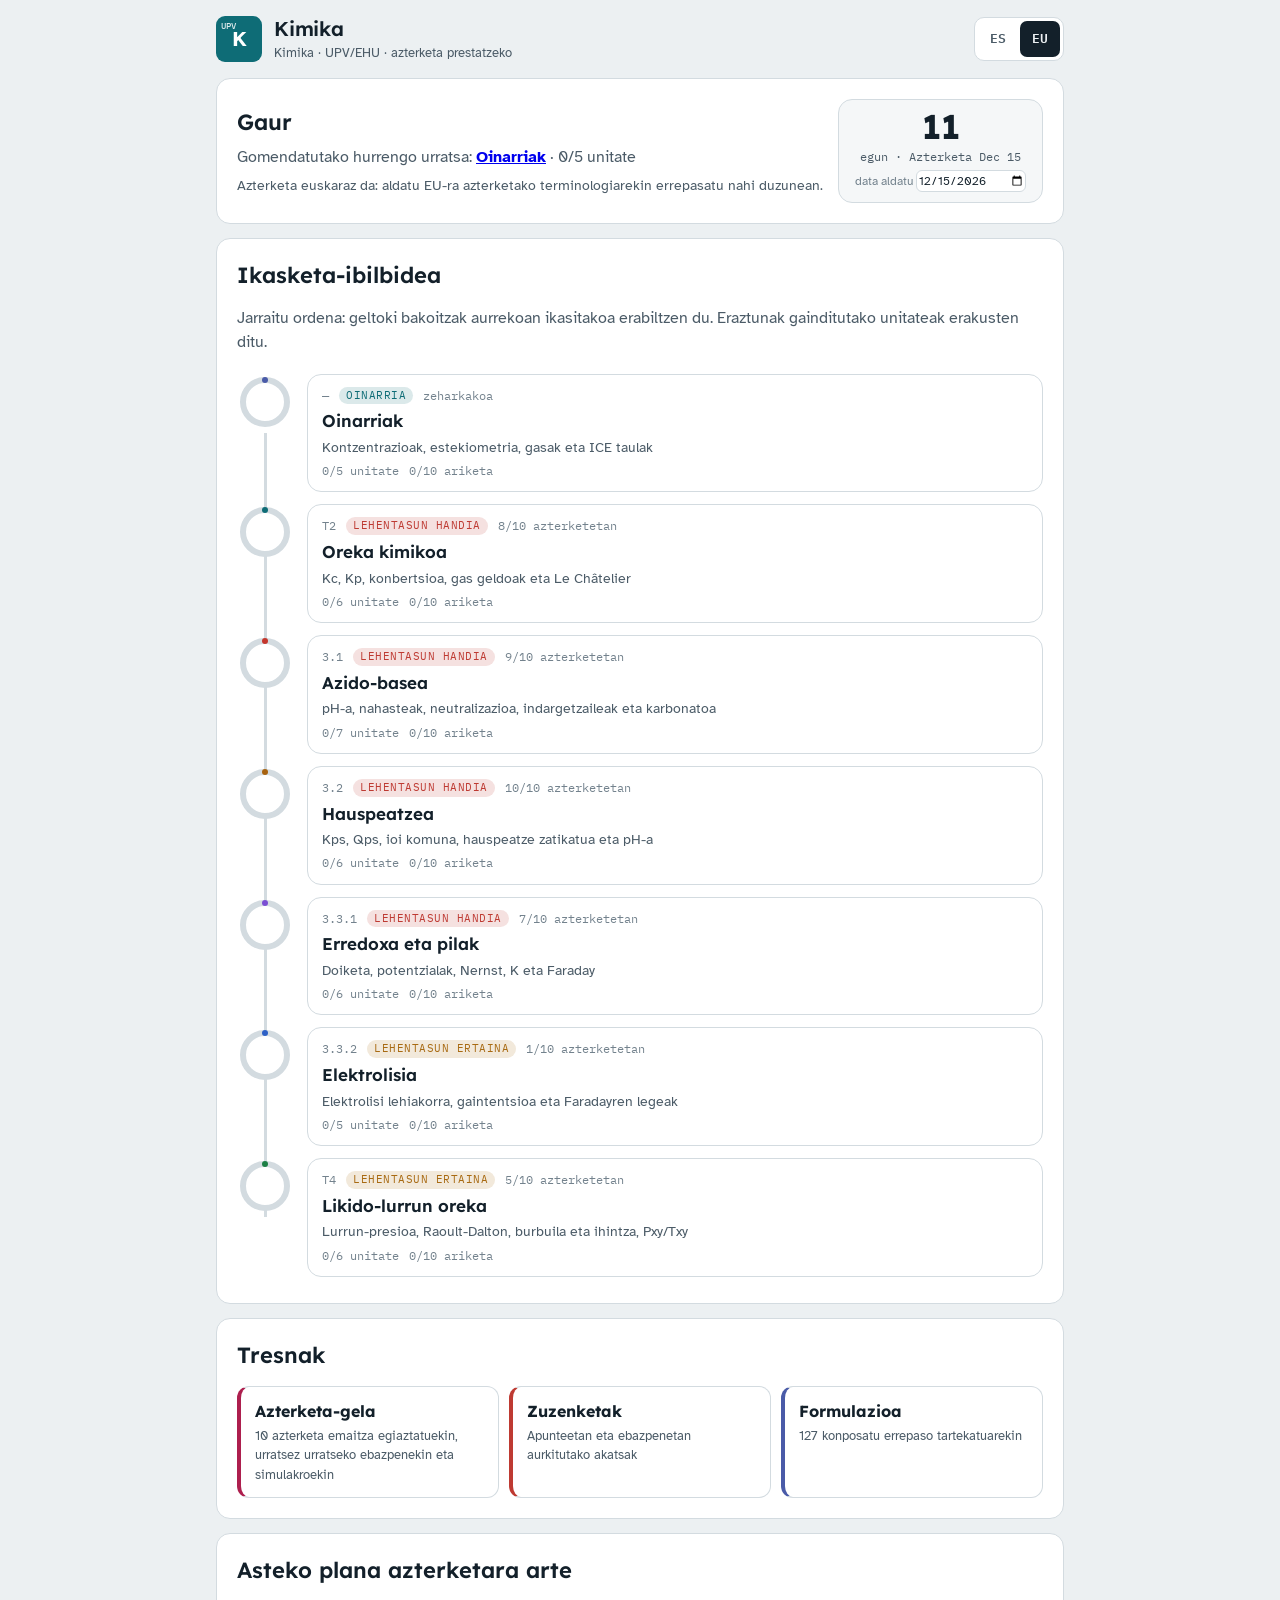
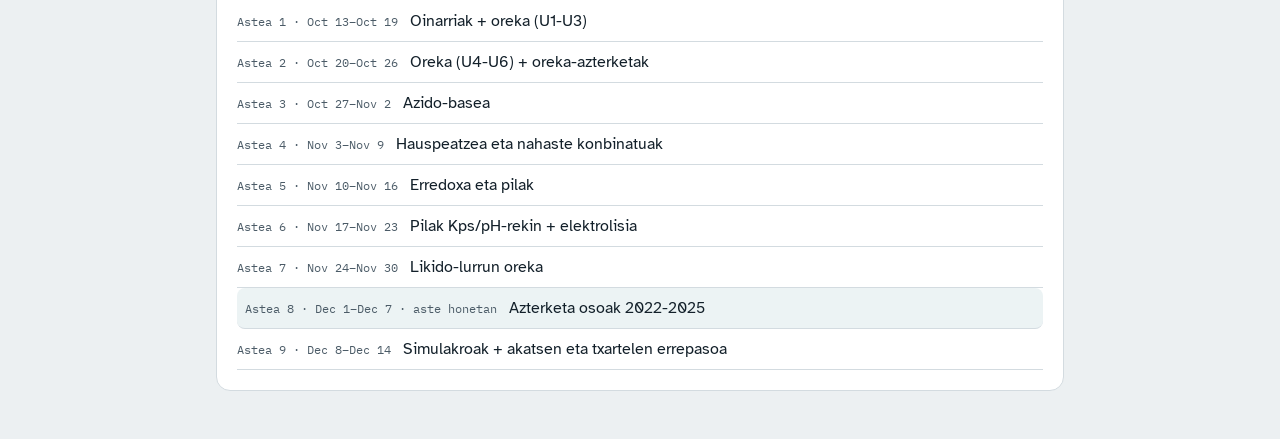
<file: index.html>
<!doctype html><html lang="eu"><head><meta charset="utf-8"><meta name="viewport" content="width=device-width,initial-scale=1,viewport-fit=cover"><link rel="manifest" href="manifest.webmanifest"><link rel="apple-touch-icon" href="icon-180.png"><link rel="icon" type="image/png" href="icon-192.png"><meta name="theme-color" content="#0E6C76"><meta name="apple-mobile-web-app-capable" content="yes"><meta name="apple-mobile-web-app-title" content="Kimika"><title>Kimika</title>
<link rel="preconnect" href="https://fonts.googleapis.com"><link rel="preconnect" href="https://fonts.gstatic.com" crossorigin>
<link rel="stylesheet" href="https://fonts.googleapis.com/css2?family=Atkinson+Hyperlegible:wght@400;700&family=Lexend:wght@400;500;600;700&family=IBM+Plex+Mono:wght@400;500;600&display=swap">
<link rel="stylesheet" href="estudio.css">
<style>[hidden]{display:none!important}body{margin:0}:root{padding-top:env(safe-area-inset-top,0px);padding-bottom:env(safe-area-inset-bottom,0px)}</style>
</head><body>
<div class="app" id="app"></div>
<script src="estudio.js"></script>
<script src="kimika.js"></script>
<script>
/* temas con contenido disponible (se cargan para calcular el progreso) */
const READY=['oinarriak','oreka','azidobase','hauspeatzea','pilak','elektrolisia','lv'];
(function(){ let n=READY.length; const go=()=>{ if(--n<=0) start(); }; if(!n) start(); READY.forEach(id=>{ const s=document.createElement('script'); s.src='t-'+id+'.js'; s.onload=go; s.onerror=go; document.body.appendChild(s); }); })();
function start(){
const E=Estudio, K=Kimika, L=E.L, b=E.b, $=E.$;
const hub=K.hub;
const FREQ={oinarriak:['base',b('transversal','zeharkakoa')],oreka:['hi','8/10'],azidobase:['hi','9/10'],hauspeatzea:['hi','10/10'],pilak:['hi','7/10'],elektrolisia:['mid','1/10'],lv:['mid','5/10']};
const PRIO={hi:b('prioridad alta','lehentasun handia'),mid:b('prioridad media','lehentasun ertaina'),base:b('base','oinarria')};
const PLAN=[
  [b('Fundamentos + equilibrio (U1-U3)','Oinarriak + oreka (U1-U3)'),['oinarriak','oreka']],
  [b('Equilibrio (U4-U6) + exámenes de equilibrio','Oreka (U4-U6) + oreka-azterketak'),['oreka']],
  [b('Ácido-base','Azido-basea'),['azidobase']],
  [b('Precipitación y mezclas combinadas','Hauspeatzea eta nahaste konbinatuak'),['hauspeatzea']],
  [b('Redox y pilas','Erredoxa eta pilak'),['pilak']],
  [b('Pilas con Kps/pH + electrólisis','Pilak Kps/pH-rekin + elektrolisia'),['pilak','elektrolisia']],
  [b('Equilibrio líquido-vapor','Likido-lurrun oreka'),['lv']],
  [b('Exámenes completos 2022-2025','Azterketa osoak 2022-2025'),['az']],
  [b('Simulacros + repaso de errores y fichas','Simulakroak + akatsen eta txartelen errepasoa'),['az']],
];
const TX={
  title:'Kimika', sub:b('Química · UPV/EHU · preparación del examen','Kimika · UPV/EHU · azterketa prestatzeko'),
  days:b('días','egun'), exam:b('Examen','Azterketa'), change:b('cambiar fecha','data aldatu'),
  route:b('Ruta de aprendizaje','Ikasketa-ibilbidea'), routeIntro:b('Sigue el orden: cada parada usa lo que aprendiste en la anterior. El anillo muestra las unidades superadas.','Jarraitu ordena: geltoki bakoitzak aurrekoan ikasitakoa erabiltzen du. Eraztunak gainditutako unitateak erakusten ditu.'),
  units:b('unidades','unitate'), ex:b('ejercicios','ariketa'), due:b('fichas pendientes','txartel egiteke'), soon:b('en preparación','prestatzen'), exams:b('en exámenes','azterketetan'),
  plan:b('Plan semanal hasta el examen','Asteko plana azterketara arte'), week:b('Semana','Astea'), now:b('esta semana','aste honetan'),
  today:b('Hoy','Gaur'), todayNext:b('Siguiente paso recomendado','Gomendatutako hurrengo urratsa'), allDone:b('¡Ruta completa! Pasa a la sala de exámenes.','Ibilbidea osatuta! Joan azterketa-gelara.'),
  tools:b('Herramientas','Tresnak'), az:b('Sala de exámenes','Azterketa-gela'), azSub:b('10 exámenes con resultados verificados, resoluciones paso a paso y simulacros','10 azterketa emaitza egiaztatuekin, urratsez urratseko ebazpenekin eta simulakroekin'),
  form:b('Formulación','Formulazioa'), formSub:b('127 compuestos con repaso espaciado','127 konposatu errepaso tartekatuarekin'),
  fix:b('Correcciones','Zuzenketak'), fixSub:b('Errores detectados en apuntes y soluciones','Apunteetan eta ebazpenetan aurkitutako akatsak'),
  lang:b('El examen es en euskera: cambia a EU cuando quieras repasar con la terminología del examen.','Azterketa euskaraz da: aldatu EU-ra azterketako terminologiarekin errepasatu nahi duzunean.'),
};
$('#app').innerHTML=`<div id="hdr"></div><main id="view" class="rules"></main>`;
function ring(p,col){ const r=22,c=2*Math.PI*r; return `<svg viewBox="0 0 56 56" aria-hidden="true"><circle cx="28" cy="28" r="${r}" fill="var(--surface)" stroke="var(--line)" stroke-width="6"/><circle cx="28" cy="28" r="${r}" fill="none" stroke="${col}" stroke-width="6" stroke-linecap="round" stroke-dasharray="${c*p} ${c}" transform="rotate(-90 28 28)"/></svg>`; }
function render(){
  $('#hdr').innerHTML=`<header class="top"><div class="brand"><div class="tile" aria-hidden="true"><small>UPV</small>K</div><div><h1>${TX.title}</h1><p>${L(TX.sub)}</p></div></div>${E.langSwitch()}</header>`;
  const ex=new Date((hub.st.exam||K.EXAM_DEFAULT)+'T09:00:00'), now=new Date();
  const days=Math.max(0,Math.ceil((ex-now)/864e5));
  const start=new Date(ex); start.setDate(start.getDate()-7*PLAN.length);
  const wk=Math.floor((now-start)/(7*864e5));
  const prog=Object.fromEntries(K.TOPICS.map(t=>[t.id,K.progress(t.id)]));
  // siguiente paso
  let next=null;
  for(const t of K.TOPICS){ if(!READY.includes(t.id)) continue; const p=prog[t.id]; if(p.du<p.nu){ next=t; break; } }
  const fmtD=d=>d.toLocaleDateString(E.lang()==='eu'?'eu-ES':'es-ES',{day:'numeric',month:'short'});
  $('#view').innerHTML=`
  <section class="panel"><div class="hero"><div><h2 style="margin:0">${L(TX.today)}</h2>
      <p class="muted" style="margin:6px 0 0">${next?`${L(TX.todayNext)}: <a href="tema.html?t=${next.id}"><b>${L(next.title)}</b></a> · ${prog[next.id].du}/${prog[next.id].nu} ${L(TX.units)}`:L(TX.allDone)}</p>
      <p class="muted" style="margin:6px 0 0;font-size:14px">${L(TX.lang)}</p></div>
    <div class="countdown"><b>${days}</b><span>${L(TX.days)} · ${L(TX.exam)} ${fmtD(ex)}</span><br><label style="font-size:12px;color:var(--ink-3)">${L(TX.change)} <input type="date" id="exdate" value="${hub.st.exam}" style="font:inherit;font-size:12px;border:1px solid var(--line);border-radius:6px;background:var(--surface);color:var(--ink)"></label></div></div></section>
  <section class="panel"><h2 style="margin:0">${L(TX.route)}</h2><p class="muted" style="margin:0">${L(TX.routeIntro)}</p>
   <div class="roadmap">${K.TOPICS.map(t=>{ const p=prog[t.id], ready=READY.includes(t.id), [pk,fq]=FREQ[t.id];
     const inner=`<span class="ring">${ring(ready?p.pct:0,`var(--c-${t.col})`)}</span><span class="card2" style="--cc:var(--c-${t.col})"><span class="meta"><span>${t.ref}</span><span class="prio ${pk}">${L(PRIO[pk])}</span><span>${L(fq)} ${pk!=='base'?L(TX.exams):''}</span></span>
       <h3>${L(t.title)}</h3><p>${L(t.sub)}</p>
       <span class="meta">${ready?`<span>${p.du}/${p.nu} ${L(TX.units)}</span><span>${p.dx}/${p.nx} ${L(TX.ex)}</span>${p.due?`<span style="color:var(--bad)">${p.due} ${L(TX.due)}</span>`:''}`:`<span>${L(TX.soon)}</span>`}</span></span>`;
     return ready?`<a class="stop" href="tema.html?t=${t.id}">${inner}</a>`:`<div class="stop" style="opacity:.6">${inner}</div>`; }).join('')}</div></section>
  <section class="panel"><h2 style="margin:0">${L(TX.tools)}</h2><div class="tiles">
    <a class="tilelink" href="azterketak.html" style="--cc:var(--c-exam)"><b>${L(TX.az)}</b><span>${L(TX.azSub)}</span></a>
    <a class="tilelink" href="azterketak.html#zuzenketak" style="--cc:var(--bad)"><b>${L(TX.fix)}</b><span>${L(TX.fixSub)}</span></a>
    <a class="tilelink" href="formulacion.html" style="--cc:var(--c-oinarri)"><b>${L(TX.form)}</b><span>${L(TX.formSub)}</span></a></div></section>
  <section class="panel"><h2 style="margin:0">${L(TX.plan)}</h2><div>${PLAN.map(([txt,ids],i)=>{ const d0=new Date(start); d0.setDate(d0.getDate()+7*i); const d1=new Date(d0); d1.setDate(d1.getDate()+6);
     return `<div class="week${i===wk?' now':''}"><span class="wd">${L(TX.week)} ${i+1} · ${fmtD(d0)}–${fmtD(d1)}${i===wk?' · '+L(TX.now):''}</span><span>${L(txt)}</span></div>`; }).join('')}</div></section>`;
  const inp=$('#exdate'); if(inp) inp.addEventListener('change',()=>{ if(inp.value){ hub.st.exam=inp.value; hub.save(); render(); } });
}
E.onLang(render);
render();
}
if('serviceWorker' in navigator && location.protocol==='https:'){addEventListener('load',()=>navigator.serviceWorker.register('sw.js').catch(()=>{}));}
</script>
</body></html>
</file>
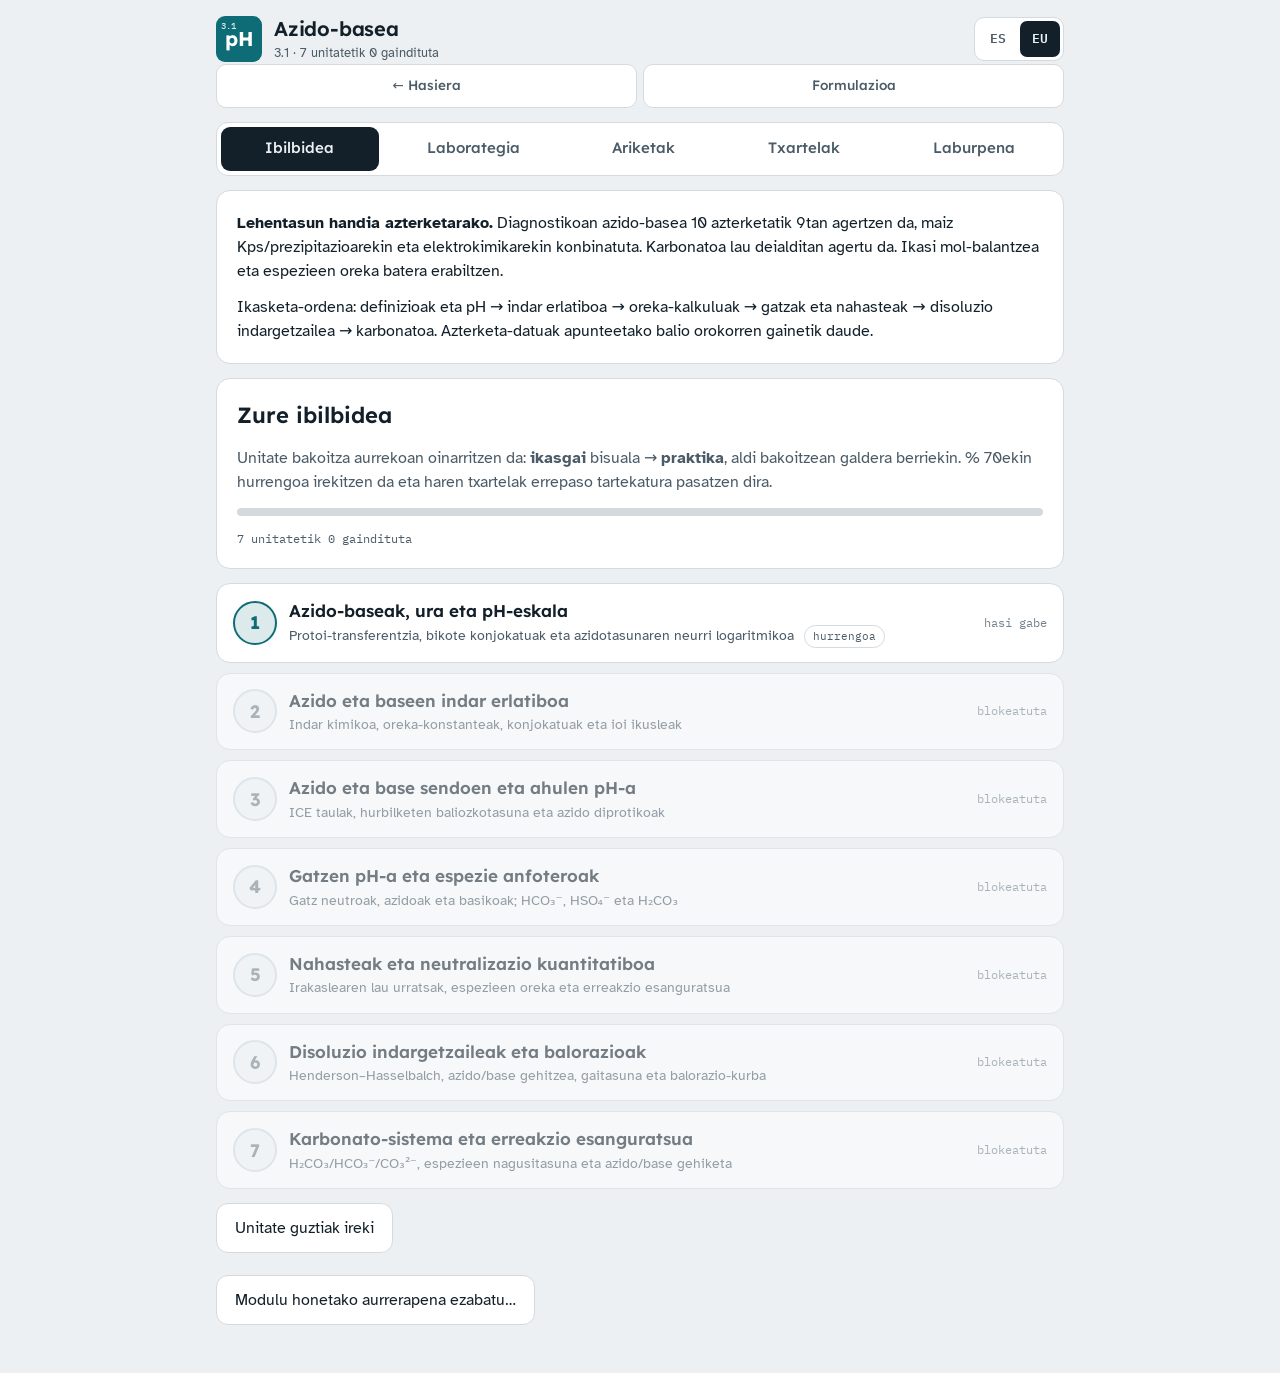
<file: acido-base.html>
<!doctype html><html lang="eu"><head><meta charset="utf-8"><meta name="viewport" content="width=device-width,initial-scale=1">
<title>Kimika</title><meta http-equiv="refresh" content="0; url=tema.html?t=azidobase"><link rel="canonical" href="tema.html?t=azidobase"></head>
<body><p><a href="tema.html?t=azidobase">Kimika</a></p><script>location.replace('tema.html?t=azidobase')</script></body></html>
</file>
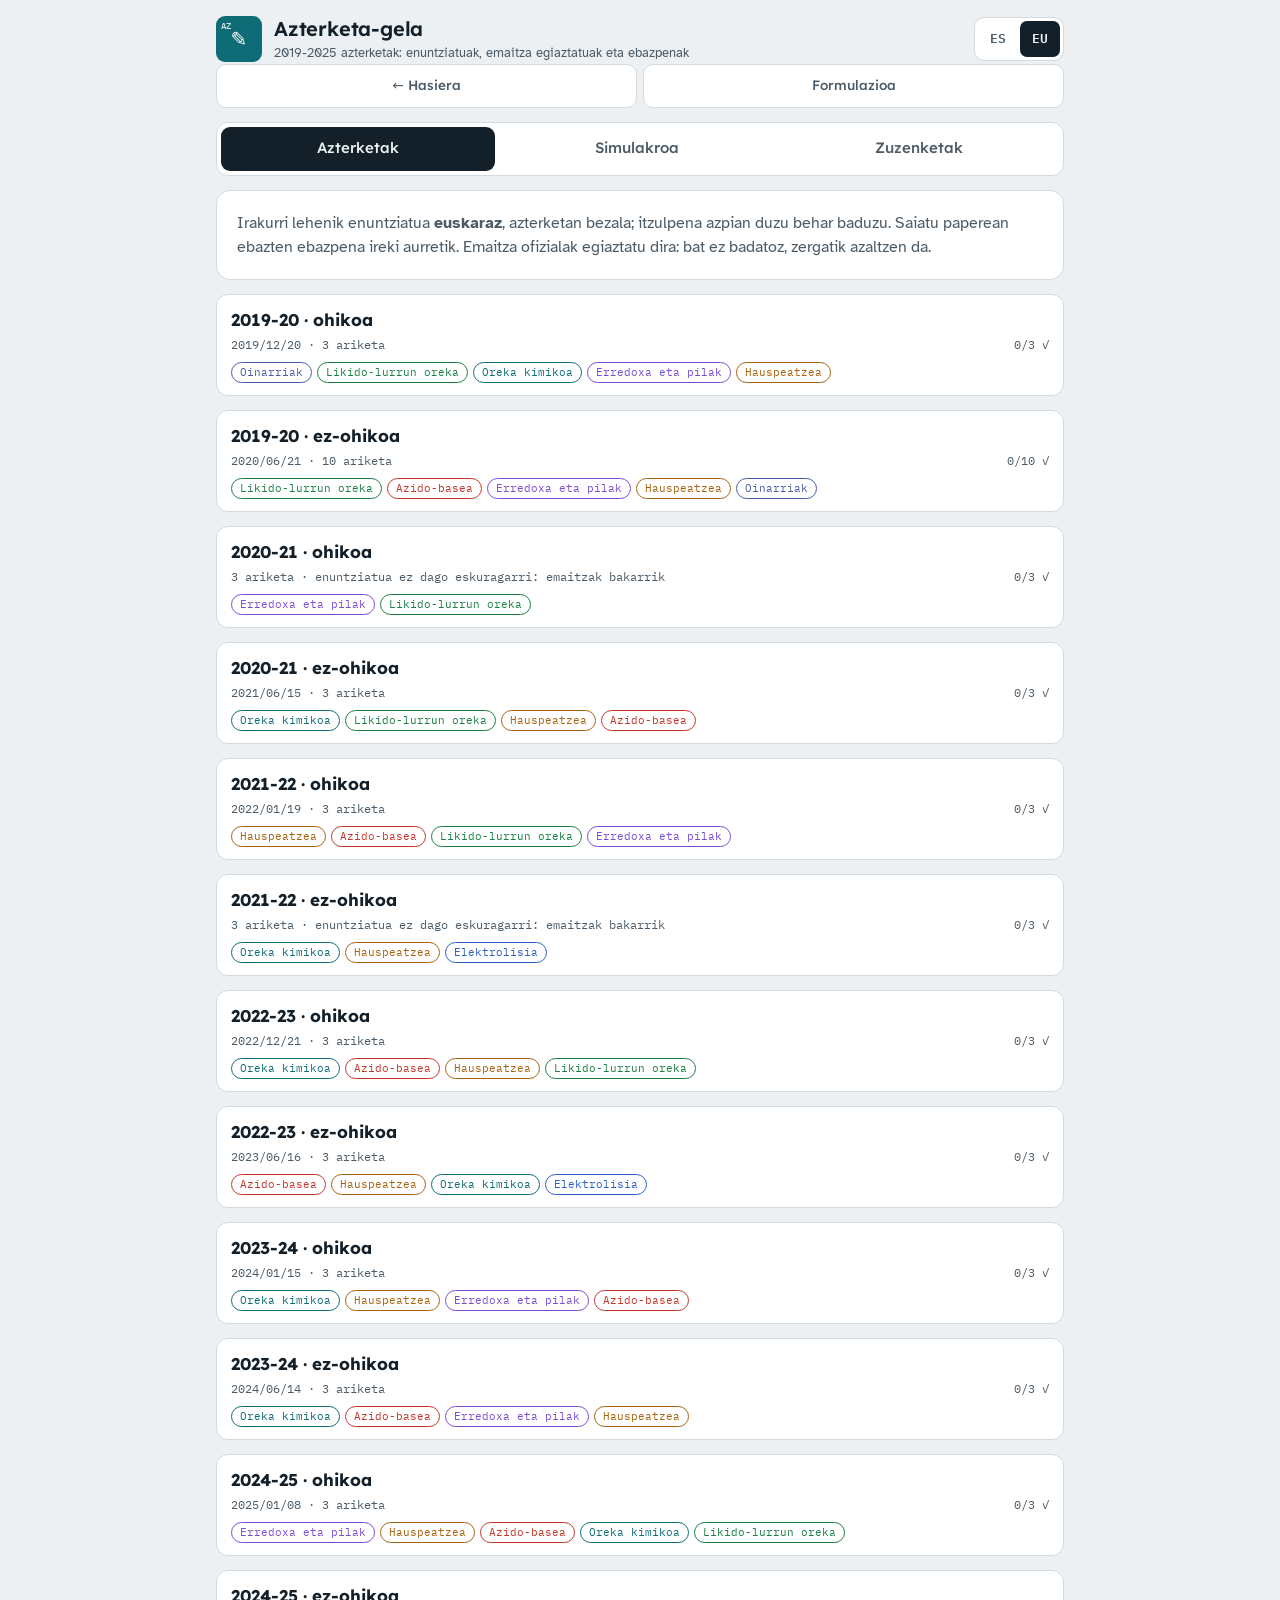
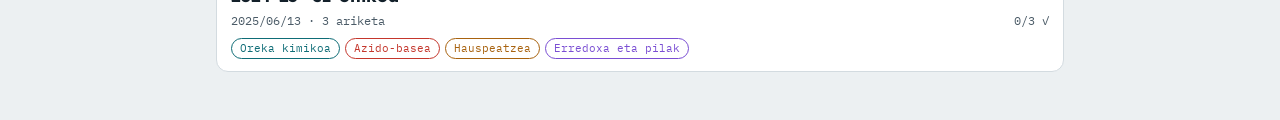
<file: azterketak.html>
<!doctype html><html lang="eu"><head><meta charset="utf-8"><meta name="viewport" content="width=device-width,initial-scale=1,viewport-fit=cover"><link rel="manifest" href="manifest.webmanifest"><link rel="apple-touch-icon" href="icon-180.png"><link rel="icon" type="image/png" href="icon-192.png"><meta name="theme-color" content="#0E6C76"><meta name="apple-mobile-web-app-capable" content="yes"><meta name="apple-mobile-web-app-title" content="Kimika"><title>Azterketak · Kimika</title>
<link rel="preconnect" href="https://fonts.googleapis.com"><link rel="preconnect" href="https://fonts.gstatic.com" crossorigin>
<link rel="stylesheet" href="https://fonts.googleapis.com/css2?family=Atkinson+Hyperlegible:wght@400;700&family=Lexend:wght@400;500;600;700&family=IBM+Plex+Mono:wght@400;500;600&display=swap">
<link rel="stylesheet" href="estudio.css">
<style>[hidden]{display:none!important}body{margin:0}:root{padding-top:env(safe-area-inset-top,0px);padding-bottom:env(safe-area-inset-bottom,0px)}
.exlist{display:flex; flex-direction:column; gap:10px}
.exrow{display:grid; grid-template-columns:1fr auto; gap:8px; align-items:center; border:1px solid var(--line); border-radius:12px; padding:12px 14px; background:var(--surface); text-align:left; width:100%}
.exrow:hover{border-color:var(--accent)}
.exrow h3{margin:0; font-family:var(--font-display); font-size:17px}
.chips{display:flex; gap:5px; flex-wrap:wrap; margin-top:6px}
.tchip{font-family:var(--font-mono); font-size:11px; border-radius:99px; padding:1px 8px; border:1px solid var(--cc); color:var(--cc)}
.st{font-family:var(--font-mono); font-size:12px; white-space:nowrap}
.st.ok{color:var(--ok)} .st.disc{color:var(--bad)} .st.amb{color:var(--warn)} .st.pend{color:var(--ink-3)}
.timer{font-family:var(--font-display); font-size:30px; font-weight:700; text-align:center}
</style>
</head><body>
<div class="app" id="app"></div>
<script src="estudio.js"></script>
<script src="kimika.js"></script>
<script src="az-data.js"></script>
<script src="az-sol.js"></script>
<script src="az-sol-azidobase.js"></script>
<script src="az-sol-lv.js"></script>
<script src="az-sol-elektrolisia.js"></script>
<script src="az-sol-oinarriak.js"></script>
<script src="az-sol-pilak.js"></script>
<script src="az-sol-hauspeatzea.js"></script>
<script src="zuzenketak.js"></script>
<script>
(function(){
const E=Estudio, K=Kimika, L=E.L, b=E.b, $=E.$, R=E.rich;
const DATA=window.AZ_DATA||[], SOL=window.AZ_SOL||{}, ZZ=window.ZUZENKETAK||[];
const hub=K.hub; hub.st.az=hub.st.az||{}; hub.st.sim=hub.st.sim||null;
const TX={
  title:b('Sala de exámenes','Azterketa-gela'), sub:b('Exámenes 2019-2025: enunciados, resultados verificados y resoluciones','2019-2025 azterketak: enuntziatuak, emaitza egiaztatuak eta ebazpenak'),
  tabs:[['list',b('Exámenes','Azterketak')],['sim',b('Simulacro','Simulakroa')],['fix',b('Correcciones','Zuzenketak')]],
  o:b('ordinaria','ohikoa'), e:b('extraordinaria','ez-ohikoa'), missing:b('enunciado no disponible: solo resultados','enuntziatua ez dago eskuragarri: emaitzak bakarrik'),
  orig:b('Original (euskera)','Jatorrizkoa (euskara)'), trad:b('Traducción (castellano)','Itzulpena (gaztelania)'),
  showSol:b('Ver resolución paso a paso','Ebazpena urratsez urrats ikusi'), next:b('Siguiente paso','Hurrengo urratsa'), all:b('Ver todo','Dena ikusi'),
  official:b('Resultado oficial','Emaitza ofiziala'), showOff:b('Ver resultado oficial','Emaitza ofiziala ikusi'), ourRes:b('Resultado verificado','Egiaztatutako emaitza'),
  pend:b('Resolución completa: se añadirá con el tema correspondiente. Mientras, intenta resolverlo y compara con el resultado oficial.','Ebazpen osoa: dagokion gaiarekin gehituko da. Bitartean, saiatu ebazten eta alderatu emaitza ofizialarekin.'),
  st:{ok:b('✓ verificado','✓ egiaztatuta'),disc:b('⚠ discrepancia','⚠ desadostasuna'),amb:b('? ambiguo','? anbiguoa'),pend:b('… pendiente','… egiteke')},
  mark:b('Lo he resuelto','Ebatzi dut'), marked:b('Resuelto ✓','Ebatzita ✓'), back:b('← Todos los exámenes','← Azterketa guztiak'),
  intro:b('Lee primero el enunciado <b>en euskera</b>, como en el examen; la traducción está debajo por si la necesitas. Intenta resolverlo en papel antes de abrir la resolución. Los resultados oficiales se han verificado: si no coinciden, se explica por qué.','Irakurri lehenik enuntziatua <b>euskaraz</b>, azterketan bezala; itzulpena azpian duzu behar baduzu. Saiatu paperean ebazten ebazpena ireki aurretik. Emaitza ofizialak egiaztatu dira: bat ez badatoz, zergatik azaltzen da.'),
  ex:b('Ejercicio','Ariketa'), pts:b('puntos','puntu'), dur:b('Duración','Iraupena'),
  simIntro:b('Simulacro con la estructura habitual desde 2022-23: <b>un problema de equilibrio gaseoso + uno de equilibrio iónico (ácido-base/precipitación) + uno de electroquímica o L-V</b>. 3 h 30 min. Se eligen ejercicios que aún no has marcado como resueltos.','2022-23tik ohikoa den egiturako simulakroa: <b>gas-oreka problema bat + oreka ioniko bat (azido-base/hauspeatzea) + elektrokimika edo L-V bat</b>. 3 h 30 min. Oraindik ebatzitzat markatu ez dituzun ariketak aukeratzen dira.'),
  simNew:b('Nuevo simulacro','Simulakro berria'), simStart:b('Empezar cronómetro','Kronometroa abiarazi'), simStop:b('Terminar','Amaitu'), simLeft:b('tiempo restante','geratzen den denbora'),
  fixIntro:b('Errores y ambigüedades detectados al contrastar apuntes, exámenes y soluciones con el conocimiento científico. «Orig.» = el error está en la diapositiva original en euskera; «trad.» = solo en la traducción.','Apunteak, azterketak eta ebazpenak ezagutza zientifikoarekin alderatzean aurkitutako akatsak eta anbiguotasunak. «Orig.» = akatsa jatorrizko euskarazko diapositiban dago; «trad.» = itzulpenean bakarrik.'),
};
const TOPCOL=Object.fromEntries(K.TOPICS.map(t=>[t.id,t.col]));
const esc=s=>E.esc(String(s||'')).replace(/\*\(([^)]*)\)\*/g,'<i>($1)</i>').replace(/\*\*([^*]+)\*\*/g,'<b>$1</b>');
/* une las líneas cortadas del PDF; respeta los saltos antes de apartados (a), b), •, -, Datuak…) y las líneas en blanco */
const reflow=t=>{ const out=[]; String(t||'').split('\n').forEach(raw=>{ const l=raw.trim();
  if(!l){ out.push(''); return; }
  const isNew=/^([a-zA-Z]\)|[0-9]+[.)]|[•\-–]|\*|\(|Datu|DATU|Dato|DATO|NOMBRE|IZENA|\||[A-Z]\.|Erantzun|Responde|Kalkul|Calcul)/.test(l);
  if(!out.length||out[out.length-1]===''||isNew) out.push(l); else out[out.length-1]+=' '+l; });
  return out.join('\n').replace(/\n{3,}/g,'\n\n'); };
let tab='list', cur=null;
const h=location.hash.slice(1);
if(h==='zuzenketak') tab='fix'; else if(h==='sim') tab='sim';
else if(h){ const m=h.match(/^(\d{4}-\d{2}-[oe])(?:-(\d+))?$/); if(m){ cur={id:m[1],n:m[2]?+m[2]:null}; } }
const exName=e=>`${e.year} · ${L(TX[e.kind])}`;
const chips=ids=>(ids||[]).map(id=>{ const t=K.byId(id); return t?`<span class="tchip" style="--cc:var(--c-${t.col})">${L(t.title)}</span>`:''; }).join('');

function hdr(){
  $('#hdr').innerHTML=E.header({tile:'AZ',sym:'✎',title:TX.title,sub:TX.sub,current:'az'});
  $('#tabs').innerHTML=TX.tabs.map(([k,n])=>`<button role="tab" data-a="az:tab" data-v="${k}" aria-selected="${k===tab}">${L(n)}</button>`).join('');
}
function list(){
  const v=$('#view');
  v.innerHTML=`<div class="rules"><section class="panel"><p class="muted" style="margin:0">${L(TX.intro)}</p></section>
   ${DATA.map(e=>{ const done=e.ex.filter(x=>hub.st.az[e.id+'-'+x.n]).length;
     return `<button class="exrow" data-a="az:open" data-v="${e.id}"><span><h3>${exName(e)}</h3><span class="count">${e.date?e.date+' · ':''}${e.ex.length} ${L(TX.ex).toLowerCase()}${e.missing?' · '+L(TX.missing):''}</span>
       <span class="chips">${[...new Set(e.ex.flatMap(x=>(SOL[e.id+'-'+x.n]||{}).topics||[]))].map(id=>chips([id])).join('')}</span></span>
       <span class="count">${done}/${e.ex.length} ✓</span></button>`; }).join('')}</div>`;
}
function exHtml(e,x,opts={}){
  const key=e.id+'-'+x.n, s=SOL[key]||{}, st=s.status||'pend', done=!!hub.st.az[key];
  const stepsId='st-'+key;
  return `<section class="panel" id="x-${key}">
    <div class="xhead"><span class="xid">${L(TX.ex)} ${x.n}</span>${x.pts?`<span class="count">${E.esc(x.pts)}</span>`:''}<span class="st ${st}">${L(TX.st[st])}</span></div>
    <div class="chips">${chips(s.topics)}</div>
    ${x.eu?`<div><b class="count">${L(TX.orig)}</b><div class="azq" lang="eu">${esc(reflow(x.eu))}</div></div>
      <details ${E.lang()==='es'?'open':''}><summary class="count">${L(TX.trad)}</summary><div class="azq" lang="es" style="margin-top:6px">${esc(reflow(x.es))}</div></details>`:`<p class="muted">${L(TX.missing)}</p>`}
    ${s.steps?`<div class="worked" id="${stepsId}"><ol class="wsteps">${s.steps.map(t=>`<li hidden>${R(t)}</li>`).join('')}</ol>
        ${s.res?`<div class="wres" hidden><b>${L(TX.ourRes)}:</b> ${R(s.res)}</div>`:''}
        <div class="row wbtns"><button class="primary" data-a="az:step" data-v="${stepsId}">${L(TX.showSol)}</button><button class="ghost" data-a="az:all" data-v="${stepsId}">${L(TX.all)}</button></div></div>`
      :`<div class="callout c-note"><b class="t">${L(TX.st.pend)}</b>${L(TX.pend)}</div>`}
    ${s.note?`<div class="callout ${st==='disc'?'c-fix':st==='amb'?'c-warn':'c-note'}"><b class="t">${L(st==='disc'?TX.st.disc:st==='amb'?TX.st.amb:b('Nota','Oharra'))}</b>${R(s.note)}</div>`:''}
    ${x.off?`<details><summary class="count">${L(TX.showOff)}</summary><div class="official" style="margin-top:6px"><div lang="eu" style="white-space:pre-wrap">${esc(x.off.eu)}</div><div lang="es" class="muted" style="white-space:pre-wrap;margin-top:6px">${esc(x.off.es)}</div></div></details>`:''}
    ${opts.nomark?'':`<div class="row"><button class="${done?'ghost':'primary'}" data-a="az:mark" data-v="${key}">${L(done?TX.marked:TX.mark)}</button></div>`}
  </section>`;
}
function exam(){
  const e=DATA.find(x=>x.id===cur.id); if(!e){ cur=null; return list(); }
  const v=$('#view');
  v.innerHTML=`<div class="rules"><div class="bar"><button class="ghost" data-a="az:back" style="min-height:40px;padding:8px 14px">${L(TX.back)}</button><span class="count">${e.date?e.date+' · ':''}${e.dur?L(TX.dur)+': '+E.esc(e.dur):''}</span></div>
    <section class="panel"><h2 style="margin:0">${exName(e)}</h2></section>${e.ex.map(x=>exHtml(e,x)).join('')}</div>`;
  if(cur.n){ const el=document.getElementById('x-'+cur.id+'-'+cur.n); if(el) setTimeout(()=>el.scrollIntoView({behavior:'smooth',block:'start'}),50); }
}
/* ---- simulacro ---- */
let timer=null;
function newSim(){
  const pool=DATA.filter(e=>!e.missing&&!/2019-20-e/.test(e.id)).flatMap(e=>e.ex.map(x=>({e,x,key:e.id+'-'+x.n,t:(SOL[e.id+'-'+x.n]||{}).topics||[]})));
  const fresh=p=>!hub.st.az[p.key];
  const pickFrom=f=>{ const c=pool.filter(f); const nf=c.filter(fresh); return E.pick(nf.length?nf:c); };
  const a=pickFrom(p=>p.t[0]==='oreka'), bq=pickFrom(p=>['azidobase','hauspeatzea'].includes(p.t[0])), c=pickFrom(p=>['pilak','elektrolisia','lv'].includes(p.t[0]));
  hub.st.sim={keys:[a,bq,c].filter(Boolean).map(p=>p.key),start:null}; hub.save();
}
function sim(){
  const v=$('#view');
  if(!hub.st.sim) newSim();
  const S=hub.st.sim, items=S.keys.map(k=>{ const m=k.match(/^(\d{4}-\d{2}-[oe])-(\d+)$/); const e=DATA.find(x=>x.id===m[1]); return {e,x:e.ex.find(y=>y.n===+m[2])}; });
  v.innerHTML=`<div class="rules"><section class="panel"><p class="muted" style="margin:0">${L(TX.simIntro)}</p>
    <div class="timer" id="timer">3:30:00</div><span class="count" style="text-align:center">${L(TX.simLeft)}</span>
    <div class="row" style="justify-content:center"><button class="primary" data-a="az:simgo">${L(S.start?TX.simStop:TX.simStart)}</button><button class="ghost" data-a="az:simnew">${L(TX.simNew)}</button></div></section>
    ${items.map(({e,x},i)=>`<section class="panel"><h3 style="margin:0">${i+1}. ${exName(e)} · ${L(TX.ex)} ${x.n}</h3></section>${exHtml(e,x)}`).join('')}</div>`;
  tick();
}
function tick(){
  clearInterval(timer); const S=hub.st.sim; const el=$('#timer'); if(!el||!S) return;
  const upd=()=>{ const left=S.start?Math.max(0,3.5*3600e3-(Date.now()-S.start)):3.5*3600e3; const t=Math.round(left/1000);
    el.textContent=`${Math.floor(t/3600)}:${String(Math.floor(t%3600/60)).padStart(2,'0')}:${String(t%60).padStart(2,'0')}`; };
  upd(); if(S.start) timer=setInterval(upd,1000);
}
/* ---- correcciones ---- */
function fixes(){
  const v=$('#view'); const groups={};
  ZZ.forEach(z=>{ (groups[z.topic]=groups[z.topic]||[]).push(z); });
  v.innerHTML=`<div class="rules"><section class="panel"><p class="muted" style="margin:0">${L(TX.fixIntro)}</p></section>
    ${Object.entries(groups).map(([tid,arr])=>{ const t=K.byId(tid);
      return `<section class="panel lesson"><h2 style="margin:0">${t?L(t.title):L(b('Exámenes y soluciones','Azterketak eta ebazpenak'))}</h2>
        ${arr.map(z=>`<div class="callout ${z.sev==='hi'?'c-fix':z.sev==='mid'?'c-warn':'c-note'}"><b class="t">${E.esc(z.where)} · ${L(z.type)}</b><div>${R(z.wrong)}</div><div style="margin-top:6px">→ ${R(z.right)}</div></div>`).join('')}</section>`; }).join('')}</div>`;
}
/* ---- control ---- */
$('#app').innerHTML=`<div id="hdr"></div><nav class="tabs" role="tablist" id="tabs"></nav><main id="view"></main>`;
function render(){ hdr(); clearInterval(timer);
  if(tab==='list'){ if(cur) exam(); else list(); } else if(tab==='sim') sim(); else fixes(); }
E.act('az:tab',v=>{ tab=v; cur=null; history.replaceState(null,'',location.pathname+(v==='fix'?'#zuzenketak':v==='sim'?'#sim':'')); render(); window.scrollTo(0,0); });
E.act('az:open',id=>{ cur={id,n:null}; history.replaceState(null,'','#'+id); render(); window.scrollTo(0,0); });
E.act('az:back',()=>{ cur=null; history.replaceState(null,'',location.pathname); render(); });
E.act('az:step',id=>{ const w=document.getElementById(id); if(!w) return; const hid=w.querySelector('.wsteps li[hidden]'); if(hid){ hid.hidden=false; hid.classList.add('appear'); }
  const bt=w.querySelector('[data-a="az:step"]'); if(bt) bt.textContent=L(TX.next);
  if(!w.querySelector('.wsteps li[hidden]')){ w.querySelectorAll('.wres').forEach(x=>x.hidden=false); const r=w.querySelector('.wbtns'); if(r) r.remove(); } });
E.act('az:all',id=>{ const w=document.getElementById(id); if(!w) return; w.querySelectorAll('[hidden]').forEach(x=>x.hidden=false); const r=w.querySelector('.wbtns'); if(r) r.remove(); });
E.act('az:mark',k=>{ hub.st.az[k]=!hub.st.az[k]; hub.save(); const sc=window.scrollY; render(); window.scrollTo(0,sc); });
E.act('az:simnew',()=>{ newSim(); render(); });
E.act('az:simgo',()=>{ const S=hub.st.sim; S.start=S.start?null:Date.now(); hub.save(); render(); });
E.onLang(()=>{ const sc=window.scrollY; render(); window.scrollTo(0,sc); });
addEventListener('hashchange',()=>{ const h=location.hash.slice(1); if(h==='zuzenketak'){ tab='fix'; cur=null; } else if(h==='sim'){ tab='sim'; cur=null; } else { const m=h.match(/^(\d{4}-\d{2}-[oe])(?:-(\d+))?$/); tab='list'; cur=m?{id:m[1],n:m[2]?+m[2]:null}:null; } render(); });
render();
if('serviceWorker' in navigator && location.protocol==='https:'){addEventListener('load',()=>navigator.serviceWorker.register('sw.js').catch(()=>{}));}
})();
</script>
</body></html>
</file>
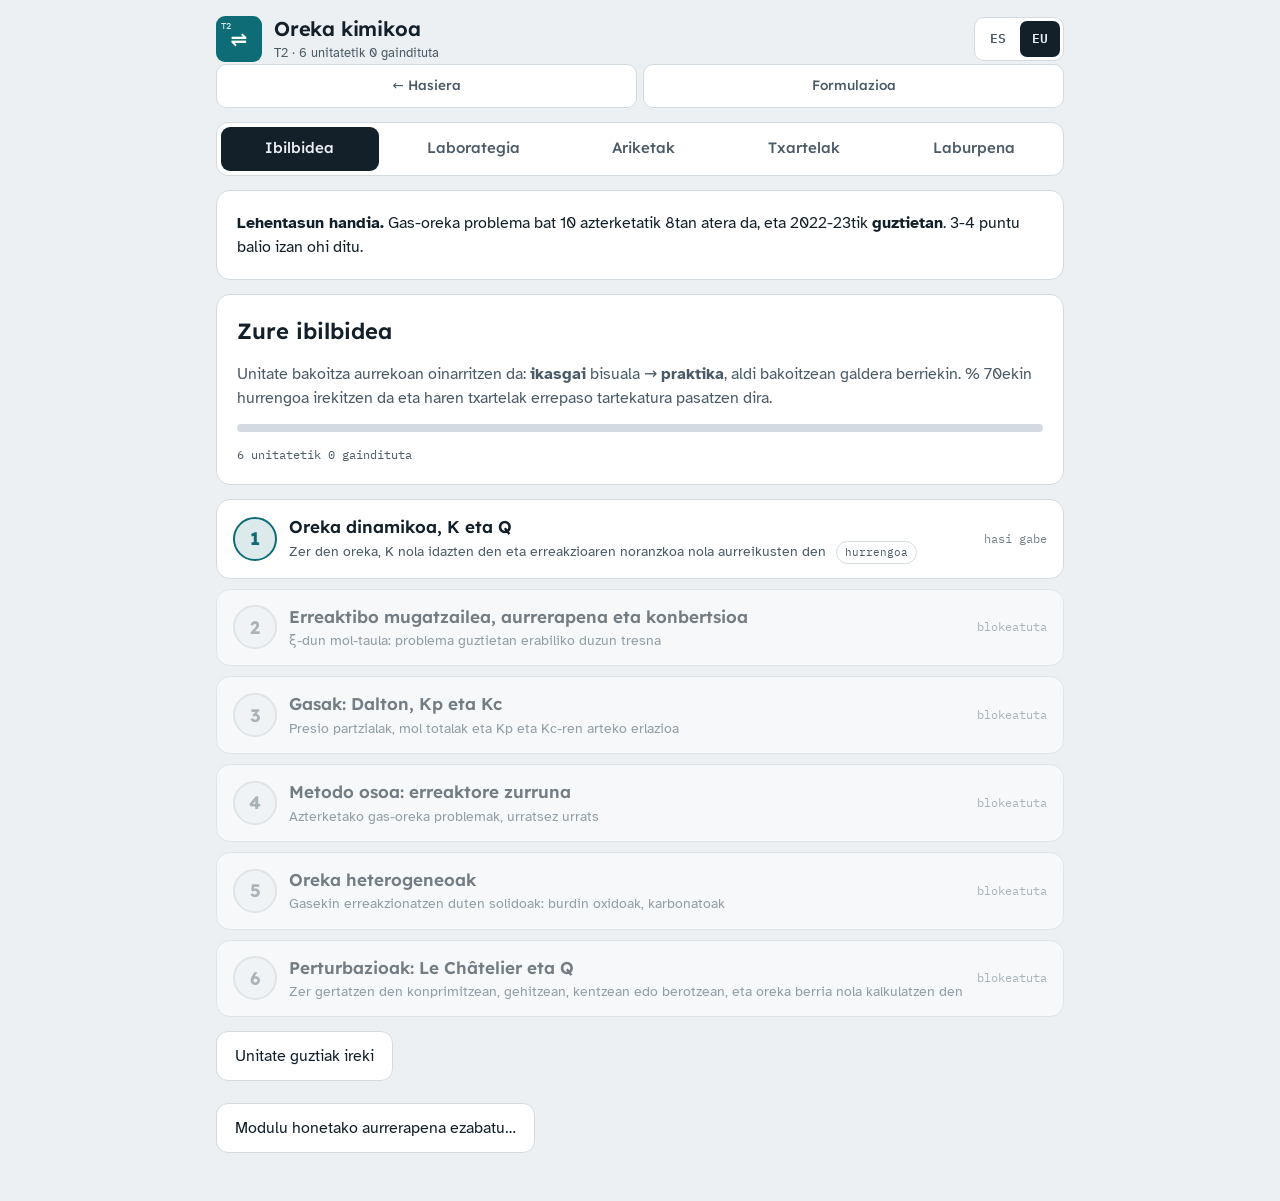
<file: equilibrio.html>
<!doctype html><html lang="eu"><head><meta charset="utf-8"><meta name="viewport" content="width=device-width,initial-scale=1">
<title>Kimika</title><meta http-equiv="refresh" content="0; url=tema.html?t=oreka"><link rel="canonical" href="tema.html?t=oreka"></head>
<body><p><a href="tema.html?t=oreka">Kimika</a></p><script>location.replace('tema.html?t=oreka')</script></body></html>
</file>
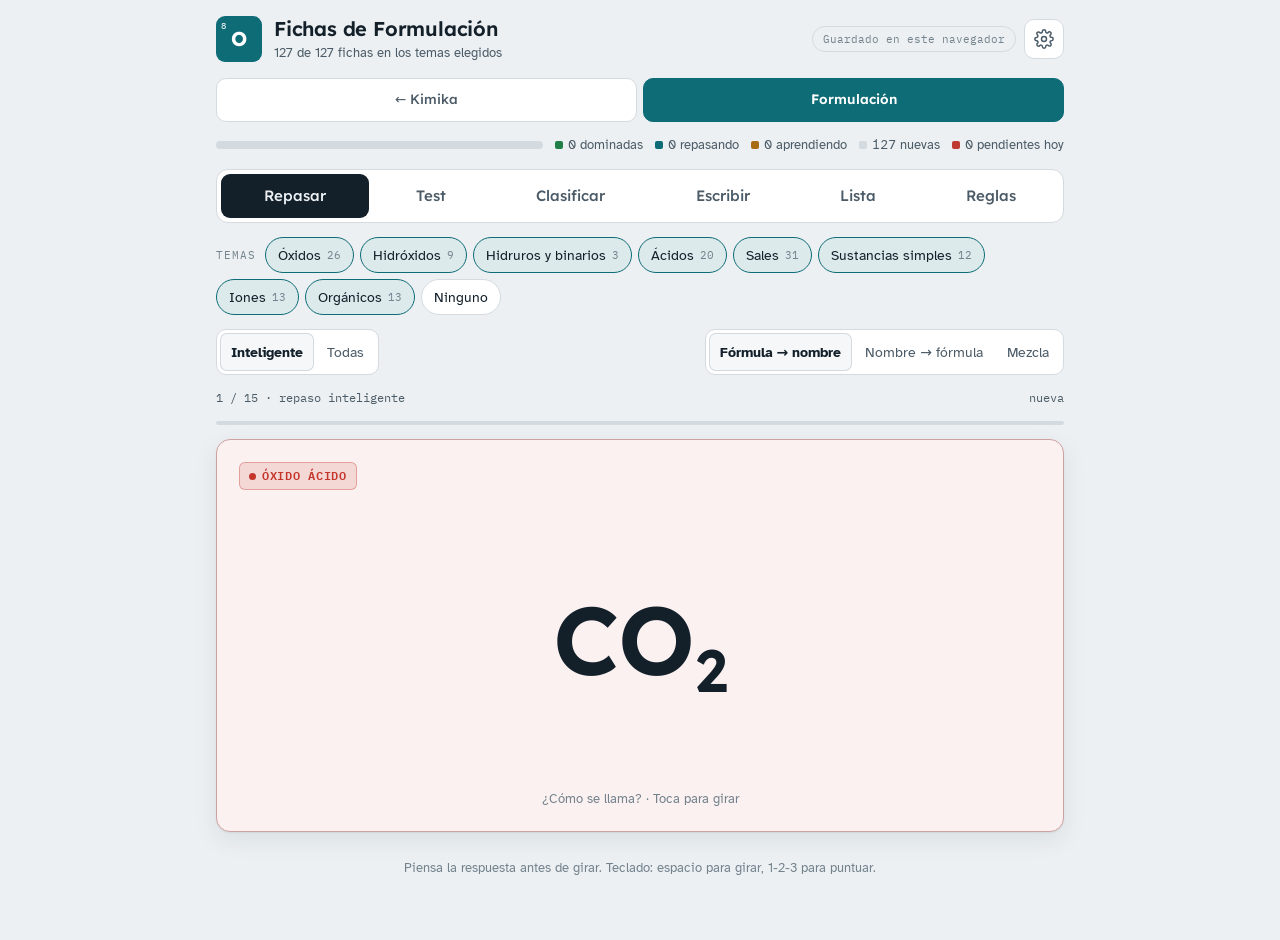
<file: formulacion.html>
<!doctype html><html lang="es"><head><meta charset="utf-8"><meta name="viewport" content="width=device-width,initial-scale=1,viewport-fit=cover"><link rel="manifest" href="manifest.webmanifest"><link rel="apple-touch-icon" href="icon-180.png"><link rel="icon" type="image/png" href="icon-192.png"><meta name="theme-color" content="#0E6C76"><meta name="apple-mobile-web-app-capable" content="yes"><meta name="mobile-web-app-capable" content="yes"><meta name="apple-mobile-web-app-title" content="Formulación"><meta name="apple-mobile-web-app-status-bar-style" content="default"><style>[hidden]{display:none!important}body{margin:0}img{max-width:100%}:root{padding-top:env(safe-area-inset-top,0px);padding-bottom:env(safe-area-inset-bottom,0px)}</style></head><body>
<title>Fichas de Formulación</title>
<link rel="preconnect" href="https://fonts.googleapis.com">
<link rel="preconnect" href="https://fonts.gstatic.com" crossorigin>
<link rel="stylesheet" href="https://fonts.googleapis.com/css2?family=Atkinson+Hyperlegible:wght@400;700&family=Lexend:wght@400;500;600;700&family=IBM+Plex+Mono:wght@400;500;600&display=swap">
<style>
/* Layout: una columna de estudio (máx. 880px) con pestañas arriba; la ficha ocupa el centro, los colores de categoría siguen la lógica del papel tornasol (básico azul, ácido rojo). */
:root{
  --bg:#ECF0F2; --surface:#FFFFFF; --surface-2:#F5F7F8; --ink:#13202A; --ink-2:#4B5B67; --ink-3:#73828D;
  --line:#D3DBE0; --accent:#0E6C76; --accent-ink:#FFFFFF;
  --ok:#1F7F47; --warn:#A86A12; --bad:#BE3A32;
  --font-display:"Lexend", "Segoe UI", system-ui, sans-serif;
  --font-body:"Atkinson Hyperlegible", "Segoe UI", system-ui, sans-serif;
  --font-mono:"IBM Plex Mono", ui-monospace, "SF Mono", Menlo, monospace;
  /* categorías */
  --c-oxb:#2D60C6; --c-oxa:#C4362C; --c-oxanf:#7A4ED3; --c-oxn:#66717C; --c-per:#B87300;
  --c-hid:#0B7BA3; --c-hidr:#875729; --c-bin:#875729; --c-oxac:#AD1F4E; --c-hidac:#CC4F14;
  --c-oxs:#1C7F45; --c-sac:#567F16; --c-salb:#0C8174; --c-elem:#3B4855; --c-cat:#A11D99; --c-an:#A11D99; --c-org:#857400;
  --shadow:0 1px 2px rgba(19,32,42,.06), 0 8px 24px rgba(19,32,42,.08);
  --r:14px;
}
@media (prefers-color-scheme: dark){
  :root:not([data-theme="light"]){
    --bg:#0E151A; --surface:#162028; --surface-2:#1C2831; --ink:#E5ECF0; --ink-2:#A1B0BA; --ink-3:#7D8D98;
    --line:#2A3944; --accent:#4CBFC8; --accent-ink:#06232A;
    --ok:#4EC27F; --warn:#E2A944; --bad:#F2766B;
    --c-oxb:#80A7F3; --c-oxa:#F2806F; --c-oxanf:#B69CF6; --c-oxn:#A5B0BA; --c-per:#EFB54E;
    --c-hid:#5CC2E6; --c-hidr:#D6A576; --c-bin:#D6A576; --c-oxac:#F27BA0; --c-hidac:#F59C6C;
    --c-oxs:#6BD399; --c-sac:#AAD66B; --c-salb:#5ED3C3; --c-elem:#C3CED8; --c-cat:#E78CE0; --c-an:#E78CE0; --c-org:#DCCB5E;
    --shadow:0 1px 2px rgba(0,0,0,.3), 0 10px 28px rgba(0,0,0,.35);
    color-scheme:dark;
  }
}
:root[data-theme="dark"]{
  --bg:#0E151A; --surface:#162028; --surface-2:#1C2831; --ink:#E5ECF0; --ink-2:#A1B0BA; --ink-3:#7D8D98;
  --line:#2A3944; --accent:#4CBFC8; --accent-ink:#06232A;
  --ok:#4EC27F; --warn:#E2A944; --bad:#F2766B;
  --c-oxb:#80A7F3; --c-oxa:#F2806F; --c-oxanf:#B69CF6; --c-oxn:#A5B0BA; --c-per:#EFB54E;
  --c-hid:#5CC2E6; --c-hidr:#D6A576; --c-bin:#D6A576; --c-oxac:#F27BA0; --c-hidac:#F59C6C;
  --c-oxs:#6BD399; --c-sac:#AAD66B; --c-salb:#5ED3C3; --c-elem:#C3CED8; --c-cat:#E78CE0; --c-an:#E78CE0; --c-org:#DCCB5E;
  --shadow:0 1px 2px rgba(0,0,0,.3), 0 10px 28px rgba(0,0,0,.35);
  color-scheme:dark;
}
*{box-sizing:border-box}
html,body{min-height:100%}
body{background:var(--bg); color:var(--ink); font-family:var(--font-body); font-size:16px; line-height:1.5; -webkit-text-size-adjust:100%}
button{font:inherit; color:inherit; touch-action:manipulation; cursor:pointer}
button:focus-visible, input:focus-visible, .card:focus-visible{outline:3px solid var(--accent); outline-offset:2px}
sub,sup{font-size:.62em; line-height:0}
sub{vertical-align:-.28em} sup{vertical-align:.62em}
.app{max-width:880px; margin:0 auto; padding-inline:16px; padding-block:14px 48px; display:flex; flex-direction:column; gap:14px}

/* cabecera */
.top{display:flex; align-items:center; justify-content:space-between; gap:12px; flex-wrap:wrap}
.brand{display:flex; align-items:center; gap:12px; min-width:0}
.tile{width:46px; height:46px; border-radius:9px; background:var(--accent); color:var(--accent-ink); display:grid; place-items:center; font-family:var(--font-display); font-weight:700; font-size:20px; position:relative; flex:none}
.tile small{position:absolute; top:3px; left:5px; font-size:9px; font-family:var(--font-mono); font-weight:500; opacity:.85}
.brand h1{font-family:var(--font-display); font-size:20px; font-weight:600; margin:0; letter-spacing:-.01em; text-wrap:balance}
.brand p{margin:0; color:var(--ink-2); font-size:13px}
.topr{display:flex; align-items:center; gap:8px}
.sync{font-family:var(--font-mono); font-size:11px; color:var(--ink-3); border:1px solid var(--line); border-radius:99px; padding:4px 10px; white-space:nowrap}
.sync.on{color:var(--ok); border-color:color-mix(in srgb, var(--ok) 40%, var(--line))}
.iconbtn{width:40px; height:40px; border-radius:10px; border:1px solid var(--line); background:var(--surface); display:grid; place-items:center}
.iconbtn svg{width:20px; height:20px; stroke:var(--ink-2)}

/* progreso global */
.meter{display:flex; gap:3px; height:8px; border-radius:99px; overflow:hidden; background:var(--line)}
.meter i{display:block; height:100%}
.meterrow{display:flex; align-items:center; gap:12px; font-size:13px; color:var(--ink-2); flex-wrap:wrap}
.meterrow .meter{flex:1 1 220px}
.legend{display:flex; gap:12px; flex-wrap:wrap; font-variant-numeric:tabular-nums}
.legend span::before{content:""; display:inline-block; width:8px; height:8px; border-radius:2px; margin-right:5px; background:var(--dot)}

.modnav{display:flex; gap:6px; flex-wrap:wrap}
.modnav a{flex:1 1 96px; text-align:center; text-decoration:none; color:var(--ink-2); border:1px solid var(--line); background:var(--surface); border-radius:10px; padding:9px 12px; min-height:44px; display:flex; align-items:center; justify-content:center; font-family:var(--font-display); font-weight:500; font-size:13.5px}
.modnav a[aria-current="page"]{background:var(--accent); color:var(--accent-ink); border-color:var(--accent); font-weight:600}
.modnav a:focus-visible{outline:3px solid var(--accent); outline-offset:2px}
/* pestañas */
.tabs{display:flex; gap:4px; background:var(--surface); border:1px solid var(--line); border-radius:12px; padding:4px; overflow-x:auto; scrollbar-width:none}
.tabs::-webkit-scrollbar{display:none}
.tabs button{flex:1 0 auto; border:0; background:transparent; padding:10px 14px; border-radius:9px; font-family:var(--font-display); font-weight:500; font-size:15px; color:var(--ink-2); min-height:44px}
.tabs button[aria-selected="true"]{background:var(--ink); color:var(--bg)}

/* filtros */
.filters{display:flex; gap:6px; flex-wrap:wrap; align-items:center}
.filters .lbl{font-family:var(--font-mono); font-size:11px; text-transform:uppercase; letter-spacing:.08em; color:var(--ink-3); margin-right:4px}
.chipbtn{border:1px solid var(--line); background:var(--surface); border-radius:99px; padding:6px 12px; font-size:14px; min-height:36px; display:inline-flex; align-items:center; gap:6px}
.chipbtn[aria-pressed="true"]{background:color-mix(in srgb, var(--accent) 14%, var(--surface)); border-color:var(--accent); color:var(--ink)}
.chipbtn .n{font-family:var(--font-mono); font-size:11px; color:var(--ink-3)}

/* barras de herramientas */
.bar{display:flex; gap:10px; align-items:center; justify-content:space-between; flex-wrap:wrap}
.seg{display:inline-flex; border:1px solid var(--line); border-radius:10px; background:var(--surface); padding:3px; gap:2px}
.seg button{border:0; background:transparent; border-radius:7px; padding:7px 11px; font-size:14px; color:var(--ink-2); min-height:38px}
.seg button[aria-pressed="true"]{background:var(--surface-2); color:var(--ink); box-shadow:inset 0 0 0 1px var(--line); font-weight:700}
.count{font-family:var(--font-mono); font-size:12px; color:var(--ink-2); font-variant-numeric:tabular-nums}
.progress{height:4px; background:var(--line); border-radius:99px; overflow:hidden}
.progress i{display:block; height:100%; background:var(--accent); transition:width .25s}

/* ficha */
.stage{perspective:1600px}
.card{display:block; width:100%; border:0; padding:0; background:transparent; text-align:left; -webkit-tap-highlight-color:transparent}
.inner{display:grid; transform-style:preserve-3d; -webkit-transform-style:preserve-3d; transition:transform .45s cubic-bezier(.3,.7,.2,1)}
.card.flipped .inner{transform:rotateY(180deg)}
.face{grid-area:1/1; backface-visibility:hidden; -webkit-backface-visibility:hidden; border-radius:var(--r); background:var(--surface); border:1px solid var(--line); box-shadow:var(--shadow); min-height:360px; padding:22px; display:flex; flex-direction:column; gap:14px; min-width:0}
.face.back{transform:rotateY(180deg)}
.front{background:color-mix(in srgb, var(--cc, var(--ink-3)) 7%, var(--surface)); border-color:color-mix(in srgb, var(--cc, var(--line)) 35%, var(--line))}
.front.nohint{background:var(--surface); border-color:var(--line)}
.facehead{display:flex; justify-content:space-between; align-items:center; gap:10px; min-height:28px}
.big{flex:1; display:grid; place-items:center; text-align:center; padding:12px 0}
.formula{font-family:var(--font-display); font-weight:600; font-size:clamp(52px, 11vw, 96px); letter-spacing:-.01em; line-height:1.1; overflow-wrap:anywhere}
.formula.long{font-size:clamp(36px, 7.5vw, 64px)}
.namebig{font-family:var(--font-display); font-weight:500; font-size:clamp(28px, 5.4vw, 44px); line-height:1.2; text-wrap:balance}
.hintline{font-size:13px; color:var(--ink-3); text-align:center}
.chip{display:inline-flex; align-items:center; gap:6px; font-family:var(--font-mono); font-size:11.5px; font-weight:600; text-transform:uppercase; letter-spacing:.06em; padding:4px 9px; border-radius:6px; color:var(--cc); background:color-mix(in srgb, var(--cc) 13%, transparent); border:1px solid color-mix(in srgb, var(--cc) 35%, transparent); white-space:nowrap}
.chip::before{content:""; width:7px; height:7px; border-radius:50%; background:var(--cc)}
.lvl{font-family:var(--font-mono); font-size:11px; color:var(--ink-3)}
.backtop{display:flex; flex-wrap:wrap; align-items:baseline; justify-content:space-between; gap:8px 16px; padding-bottom:12px; border-bottom:1px solid var(--line)}
.backtop .formula{font-size:clamp(34px,6vw,48px)}
.backtop .namebig{font-size:clamp(22px,4vw,30px)}
.names{display:grid; grid-template-columns:max-content 1fr; gap:6px 14px; margin:0; align-items:baseline}
.names dt{font-family:var(--font-mono); font-size:11px; text-transform:uppercase; letter-spacing:.06em; color:var(--ink-3)}
.names dd{margin:0; font-size:17px; min-width:0}
.ox{font-family:var(--font-mono); font-size:13px; color:var(--ink-2); display:flex; gap:8px; flex-wrap:wrap; align-items:baseline}
.ox b{font-weight:500; color:var(--ink-3); font-size:11px; text-transform:uppercase; letter-spacing:.06em}
.note{font-size:15px; color:var(--ink-2); background:var(--surface-2); border-radius:10px; padding:10px 12px; border:1px solid var(--line)}
.note strong{color:var(--ink); font-weight:700}
.fix{font-size:15px; background:color-mix(in srgb, var(--warn) 11%, var(--surface)); border:1px solid color-mix(in srgb, var(--warn) 40%, var(--line)); border-radius:10px; padding:10px 12px}
.fix strong{color:var(--warn)}
.grades{display:grid; grid-template-columns:repeat(3,1fr); gap:10px}
.gbtn{border:1px solid var(--line); background:var(--surface); border-radius:12px; padding:12px 8px; min-height:58px; display:flex; flex-direction:column; align-items:center; gap:2px; font-weight:700; font-size:16px}
.gbtn small{font-weight:400; font-size:12px; color:var(--ink-3); font-family:var(--font-mono)}
.gbtn.g0{color:var(--bad); border-color:color-mix(in srgb, var(--bad) 45%, var(--line))}
.gbtn.g1{color:var(--warn); border-color:color-mix(in srgb, var(--warn) 45%, var(--line))}
.gbtn.g2{color:var(--ok); border-color:color-mix(in srgb, var(--ok) 45%, var(--line))}
.gbtn:active{transform:scale(.98)}
.primary{border:0; background:var(--accent); color:var(--accent-ink); border-radius:12px; padding:12px 18px; font-weight:700; min-height:48px; font-size:16px}
.ghost{border:1px solid var(--line); background:var(--surface); border-radius:12px; padding:12px 18px; min-height:48px; font-size:16px}
.row{display:flex; gap:10px; flex-wrap:wrap}

/* paneles */
.panel{background:var(--surface); border:1px solid var(--line); border-radius:var(--r); padding:20px; display:flex; flex-direction:column; gap:14px; min-width:0}
.panel h2{font-family:var(--font-display); font-weight:600; font-size:22px; margin:0; text-wrap:balance}
.panel h3{font-family:var(--font-display); font-weight:600; font-size:17px; margin:6px 0 0}
.panel p{margin:0}
.muted{color:var(--ink-2)}
.prompt{display:flex; flex-direction:column; align-items:center; gap:10px; padding:18px 0 8px; text-align:center}
.opts{display:grid; grid-template-columns:repeat(2, minmax(0,1fr)); gap:10px}
.opt{border:1px solid var(--line); background:var(--surface-2); border-radius:12px; padding:14px; min-height:64px; text-align:left; font-size:17px; display:flex; gap:10px; align-items:center}
.opt .k{font-family:var(--font-mono); font-size:11px; color:var(--ink-3); border:1px solid var(--line); border-radius:5px; padding:1px 6px; flex:none}
.opt.f{font-family:var(--font-display); font-weight:600; font-size:24px; justify-content:center}
.opt.right{border-color:var(--ok); background:color-mix(in srgb, var(--ok) 14%, var(--surface)); }
.opt.wrong{border-color:var(--bad); background:color-mix(in srgb, var(--bad) 12%, var(--surface)); }
.opt:disabled{cursor:default; color:inherit}
.verdict{font-family:var(--font-display); font-weight:600; font-size:18px}
.verdict.ok{color:var(--ok)} .verdict.bad{color:var(--bad)}
.catgrid{display:flex; flex-direction:column; gap:10px}
.catfam{display:flex; flex-wrap:wrap; gap:8px; align-items:center}
.catfam .fam{font-family:var(--font-mono); font-size:11px; text-transform:uppercase; letter-spacing:.07em; color:var(--ink-3); width:100%}
.catbtn{border:1px solid color-mix(in srgb, var(--cc) 45%, var(--line)); background:color-mix(in srgb, var(--cc) 8%, var(--surface)); color:var(--ink); border-radius:10px; padding:10px 14px; min-height:44px; font-size:15px; display:inline-flex; align-items:center; gap:8px}
.catbtn::before{content:""; width:9px; height:9px; border-radius:50%; background:var(--cc)}
.catbtn.right{outline:3px solid var(--ok)} .catbtn.wrong{outline:3px solid var(--bad)}
.catbtn:disabled{cursor:default}
.writebox{display:flex; gap:10px; flex-wrap:wrap}
.writebox input{flex:1 1 220px; min-width:0; font-family:var(--font-display); font-size:26px; font-weight:600; padding:10px 14px; border-radius:12px; border:1px solid var(--line); background:var(--surface-2); color:var(--ink)}
.preview{font-family:var(--font-display); font-size:22px; min-height:34px; color:var(--ink-2); text-align:center}
.keys{display:flex; gap:6px; flex-wrap:wrap; justify-content:center}
.keys button{min-width:44px; min-height:44px; border:1px solid var(--line); border-radius:9px; background:var(--surface-2); font-family:var(--font-display); font-size:18px}
.summary{display:flex; gap:10px; flex-wrap:wrap}
.stat{flex:1 1 120px; border:1px solid var(--line); border-radius:12px; padding:12px; background:var(--surface-2)}
.stat b{display:block; font-family:var(--font-display); font-size:28px; font-weight:600; font-variant-numeric:tabular-nums}
.stat span{font-size:13px; color:var(--ink-2)}
.misslist{display:flex; flex-wrap:wrap; gap:8px}
.miss{border:1px solid var(--line); border-radius:9px; padding:6px 10px; background:var(--surface-2); font-size:14px}
.miss .fx{font-family:var(--font-display); font-weight:600; margin-right:6px}

/* lista */
.search{width:100%; font-size:17px; padding:12px 14px; border-radius:12px; border:1px solid var(--line); background:var(--surface); color:var(--ink)}
.group{display:flex; flex-direction:column; gap:0; background:var(--surface); border:1px solid var(--line); border-radius:var(--r); overflow:hidden}
.ghead{display:flex; align-items:center; justify-content:space-between; gap:8px; padding:12px 16px; background:color-mix(in srgb, var(--cc) 9%, var(--surface)); border-bottom:1px solid var(--line)}
.ghead h3{margin:0; font-family:var(--font-display); font-size:16px; font-weight:600; display:flex; align-items:center; gap:8px}
.ghead h3::before{content:""; width:10px; height:10px; border-radius:50%; background:var(--cc)}
.ghead p{margin:0; font-size:13px; color:var(--ink-2); flex:1 1 260px; text-align:right}
.item{display:grid; grid-template-columns:minmax(110px, 30%) 1fr auto; gap:12px; align-items:center; padding:11px 16px; border:0; border-top:1px solid var(--line); background:transparent; text-align:left; width:100%; min-height:52px}
.item:first-of-type{border-top:0}
.item .fx{font-family:var(--font-display); font-weight:600; font-size:20px; overflow-wrap:anywhere}
.item .nm{min-width:0}
.item .nm small{display:block; color:var(--ink-3); font-size:13px}
.item.flag .nm::after{content:"corrección"; font-family:var(--font-mono); font-size:10px; text-transform:uppercase; letter-spacing:.06em; color:var(--warn); margin-left:6px}
.dots{display:flex; gap:3px}
.dots i{width:7px; height:7px; border-radius:50%; background:var(--line)}
.dots i.on{background:var(--accent)}

/* reglas */
.rules{display:flex; flex-direction:column; gap:14px}
.steps{margin:0; padding-left:22px; display:flex; flex-direction:column; gap:10px}
.steps li{padding-left:4px}
.steps li ul{margin:6px 0 0; padding-left:18px; display:flex; flex-direction:column; gap:4px; color:var(--ink-2)}
.tw{overflow-x:auto}
table{border-collapse:collapse; width:100%; font-size:15px}
th,td{text-align:left; padding:8px 10px; border-bottom:1px solid var(--line); vertical-align:top}
th{font-family:var(--font-mono); font-size:11px; text-transform:uppercase; letter-spacing:.06em; color:var(--ink-3); font-weight:500}
td .fx, .fx{font-family:var(--font-display); font-weight:600}
.mnemo{font-family:var(--font-display); font-size:19px; font-weight:500; border-left:0; background:color-mix(in srgb, var(--accent) 10%, var(--surface)); border-radius:10px; padding:12px 14px}
.eq{font-family:var(--font-display); font-size:17px}
.fixlist{margin:0; padding-left:20px; display:flex; flex-direction:column; gap:8px}
.legendgrid{display:grid; grid-template-columns:repeat(auto-fill, minmax(220px,1fr)); gap:8px}
.legendgrid div{display:flex; gap:8px; align-items:flex-start; font-size:14px; color:var(--ink-2)}
.legendgrid div .chip{flex:none}

/* modal */
.overlay{position:fixed; inset:0; background:rgba(8,14,18,.5); display:flex; align-items:flex-end; justify-content:center; padding:16px; z-index:20}
.sheet{width:100%; max-width:640px; max-height:88vh; overflow:auto; background:var(--surface); border-radius:var(--r); border:1px solid var(--line); box-shadow:var(--shadow); padding:20px; display:flex; flex-direction:column; gap:14px}
@media (min-width:700px){ .overlay{align-items:center} }
.sheet .close{align-self:flex-end}
label.set{display:flex; justify-content:space-between; align-items:center; gap:12px; flex-wrap:wrap}

@media (max-width:560px){
  .opts{grid-template-columns:1fr}
  .face{min-height:320px; padding:18px}
  .item{grid-template-columns:96px 1fr auto}
  .names{grid-template-columns:1fr}
  .names dt{margin-top:6px}
}
@media (prefers-reduced-motion: reduce){
  .inner{transition:none}
  .progress i{transition:none}
}
</style>

<div class="app">
  <header class="top">
    <div class="brand">
      <div class="tile" aria-hidden="true"><small>8</small>O</div>
      <div>
        <h1>Fichas de Formulación</h1>
        <p id="subtitle">Química inorgánica y orgánica básica</p>
      </div>
    </div>
    <div class="topr">
      <span class="sync" id="sync">Guardado en este navegador</span>
      <button class="iconbtn" id="openSettings" aria-label="Ajustes">
        <svg viewBox="0 0 24 24" fill="none" stroke-width="1.8" stroke-linecap="round" stroke-linejoin="round"><circle cx="12" cy="12" r="3"/><path d="M19.4 15a1.7 1.7 0 0 0 .3 1.8l.1.1a2 2 0 1 1-2.8 2.8l-.1-.1a1.7 1.7 0 0 0-1.8-.3 1.7 1.7 0 0 0-1 1.5V21a2 2 0 1 1-4 0v-.1a1.7 1.7 0 0 0-1.1-1.5 1.7 1.7 0 0 0-1.8.3l-.1.1a2 2 0 1 1-2.8-2.8l.1-.1a1.7 1.7 0 0 0 .3-1.8 1.7 1.7 0 0 0-1.5-1H3a2 2 0 1 1 0-4h.1a1.7 1.7 0 0 0 1.5-1.1 1.7 1.7 0 0 0-.3-1.8l-.1-.1a2 2 0 1 1 2.8-2.8l.1.1a1.7 1.7 0 0 0 1.8.3H9a1.7 1.7 0 0 0 1-1.5V3a2 2 0 1 1 4 0v.1a1.7 1.7 0 0 0 1 1.5 1.7 1.7 0 0 0 1.8-.3l.1-.1a2 2 0 1 1 2.8 2.8l-.1.1a1.7 1.7 0 0 0-.3 1.8V9a1.7 1.7 0 0 0 1.5 1H21a2 2 0 1 1 0 4h-.1a1.7 1.7 0 0 0-1.5 1z"/></svg>
      </button>
    </div>
  </header>

  <nav class="modnav" aria-label="Módulos"><a href="index.html">← Kimika</a><a href="formulacion.html" aria-current="page">Formulación</a></nav>

  <div class="meterrow">
    <div class="meter" id="meter" aria-hidden="true"></div>
    <div class="legend" id="legend"></div>
  </div>

  <nav class="tabs" role="tablist" id="tabs">
    <button role="tab" data-tab="repasar" aria-selected="true">Repasar</button>
    <button role="tab" data-tab="test" aria-selected="false">Test</button>
    <button role="tab" data-tab="clasificar" aria-selected="false">Clasificar</button>
    <button role="tab" data-tab="escribir" aria-selected="false">Escribir</button>
    <button role="tab" data-tab="lista" aria-selected="false">Lista</button>
    <button role="tab" data-tab="reglas" aria-selected="false">Reglas</button>
  </nav>

  <div class="filters" id="filters"></div>

  <main id="view"></main>
</div>

<div class="overlay" id="overlay" hidden></div>

<script>
/* ================= DATOS ================= */
const FAMS = [
  {k:'oxidos', n:'Óxidos', cats:['oxb','oxa','oxanf','oxn','per']},
  {k:'hidroxidos', n:'Hidróxidos', cats:['hid']},
  {k:'binarios', n:'Hidruros y binarios', cats:['hidr','bin']},
  {k:'acidos', n:'Ácidos', cats:['oxac','hidac']},
  {k:'sales', n:'Sales', cats:['oxs','sac','salb']},
  {k:'simples', n:'Sustancias simples', cats:['elem']},
  {k:'iones', n:'Iones', cats:['cat','an']},
  {k:'organicos', n:'Orgánicos', cats:['org']},
];
const CATS = {
  oxb:  {n:'Óxido básico', r:'Metal + oxígeno (O con −2). Con agua forma un hidróxido: {CaO} + {H2O} → {Ca(OH)2}.'},
  oxa:  {n:'Óxido ácido', r:'No metal (o metal con n.º de oxidación alto, +6 o +7) + oxígeno. Con agua forma un oxácido: {SO3} + {H2O} → {H2SO4}. Nombre tradicional: anhídrido.'},
  oxanf:{n:'Óxido anfótero', r:'Reacciona tanto con ácidos como con bases. Típicos: Al, Zn, Pb, Sn, Cr(III), Mn(IV), Ti(IV).'},
  oxn:  {n:'Óxido neutro', r:'Óxido de no metal que no forma ácido con agua ni reacciona con bases: {CO}, {NO}, {N2O}.'},
  per:  {n:'Peróxido', r:'Contiene el ion peróxido {O2^2-} (enlace O–O): el oxígeno tiene −1. El subíndice 2 del O nunca se simplifica.'},
  hid:  {n:'Hidróxido', r:'Metal (o {NH4^+}) unido a grupos {OH^-}. Son bases.'},
  hidr: {n:'Hidruro', r:'Combinación binaria del H con otro elemento. Los del grupo 15 ({NH3}, {PH3}) no son ácidos y tienen nombre propio.'},
  bin:  {n:'Binario covalente', r:'Dos no metales, sin H ni O. Se nombra con -uro el elemento de la derecha: tricloruro de fósforo.'},
  oxac: {n:'Oxácido', r:'H + no metal (o metal de transición con n.º de oxidación alto) + O. Se nombra con hipo…oso, …oso, …ico, per…ico.'},
  hidac:{n:'Hidrácido', r:'H + no metal de los grupos 16–17 (o el grupo CN). En disolución acuosa: ácido …hídrico. Sin agua: …uro de hidrógeno.'},
  oxs:  {n:'Oxisal', r:'Metal (o {NH4^+}) + oxoanión. Sale de sustituir todos los H del oxácido: …ico → …ato, …oso → …ito.'},
  sac:  {n:'Sal ácida', r:'Sal cuyo anión conserva algún H del ácido: hidrogeno-, dihidrogeno- (antes "bi-" o "…ácido").'},
  salb: {n:'Sal binaria', r:'Metal + no metal (sin O ni H). Se nombra …uro de metal: cloruro de sodio.'},
  elem: {n:'Sustancia simple', r:'Un único elemento: átomos (metales, gases nobles, C) o moléculas ({O2}, {O3}, {Cl2}…). N.º de oxidación 0.'},
  cat:  {n:'Catión', r:'Especie con carga positiva.'},
  an:   {n:'Anión', r:'Especie con carga negativa: …uro (monoatómicos) o …ato / …ito (oxoaniones).'},
  org:  {n:'Orgánico', r:'Compuestos del carbono con enlaces C–H. {CO}, {CO2}, {H2CO3}, carbonatos y cianuros se estudian como inorgánicos.'},
};
const famOf = {}; FAMS.forEach(f=>f.cats.forEach(c=>famOf[c]=f.k));

// f: fórmula (dígitos = subíndices, ^ = carga), c: categoría, nm: [etiqueta, nombre] (el primero es el principal)
// ox: números de oxidación, t: truco/explicación, x: corrección a la hoja, a: fórmulas alternativas aceptadas, s: subtipo
const CARDS = [
// ---- ÓXIDOS ----
{f:'Na2O', c:'oxb', nm:[['Stock','óxido de sodio'],['Sistemática','óxido de disodio']], ox:'Na +1 · O −2', t:'{Na2O} + {H2O} → 2 {NaOH}. El Na solo tiene +1, por eso no se escribe (I).'},
{f:'Al2O3', c:'oxanf', nm:[['Stock','óxido de aluminio'],['Sistemática','trióxido de dialuminio'],['Común','alúmina']], ox:'Al +3 · O −2', t:'Anfótero: se disuelve en ácidos (da Al³⁺) y en bases fuertes (da aluminatos). En formulación básica se agrupa con los óxidos metálicos.'},
{f:'Fe2O3', c:'oxb', nm:[['Stock','óxido de hierro(III)'],['Tradicional','óxido férrico'],['Sistemática','trióxido de dihierro']], ox:'Fe +3 · O −2', t:'Fe: +2 (…oso) y +3 (…ico). Es la hematita y la base de la herrumbre. Básico, aunque débilmente anfótero.'},
{f:'FeO', c:'oxb', nm:[['Stock','óxido de hierro(II)'],['Tradicional','óxido ferroso'],['Sistemática','monóxido de hierro']], ox:'Fe +2 · O −2', t:'Fe²⁺ y O²⁻: las cargas se compensan 1 a 1.'},
{f:'Ag2O', c:'oxb', nm:[['Stock','óxido de plata'],['Sistemática','óxido de diplata']], ox:'Ag +1 · O −2', t:'La plata actúa con +1, por eso no lleva (I).'},
{f:'MgO', c:'oxb', nm:[['Stock','óxido de magnesio'],['Común','magnesia']], ox:'Mg +2 · O −2'},
{f:'NiO', c:'oxb', nm:[['Stock','óxido de níquel(II)'],['Tradicional','óxido niqueloso'],['Sistemática','monóxido de níquel']], ox:'Ni +2 · O −2', x:'La hoja pone "óxido de níquel". El Ni actúa con +2 y +3, así que en Stock hay que indicar (II).'},
{f:'MnO2', c:'oxanf', nm:[['Sistemática','dióxido de manganeso'],['Stock','óxido de manganeso(IV)'],['Común','pirolusita (mineral)']], ox:'Mn +4 · O −2', t:'El carácter ácido sube con el n.º de oxidación: {MnO} básico, {MnO2} anfótero, {Mn2O7} ácido.'},
{f:'TiO2', c:'oxanf', nm:[['Sistemática','dióxido de titanio'],['Stock','óxido de titanio(IV)']], ox:'Ti +4 · O −2', t:'Pigmento blanco de pinturas y cremas solares. Anfótero débil.'},
{f:'ZnO', c:'oxanf', nm:[['Stock','óxido de cinc'],['Variante','óxido de zinc']], ox:'Zn +2 · O −2', t:'Anfótero: con bases forma cincatos. "Cinc" y "zinc" son correctas.'},
{f:'CrO3', c:'oxa', nm:[['Sistemática','trióxido de cromo'],['Stock','óxido de cromo(VI)'],['Tradicional','anhídrido crómico']], ox:'Cr +6 · O −2', t:'Un metal con n.º de oxidación alto da óxidos ácidos: {CrO3} + {H2O} → {H2CrO4} (ácido crómico).'},
{f:'CaO', c:'oxb', nm:[['Stock','óxido de calcio'],['Común','cal viva']], ox:'Ca +2 · O −2', t:'{CaO} + {H2O} → {Ca(OH)2} (cal apagada).'},
{f:'CuO', c:'oxb', nm:[['Stock','óxido de cobre(II)'],['Tradicional','óxido cúprico'],['Sistemática','monóxido de cobre']], ox:'Cu +2 · O −2', t:'Cu: +1 (…oso) y +2 (…ico).'},
{f:'Cu2O', c:'oxb', nm:[['Stock','óxido de cobre(I)'],['Tradicional','óxido cuproso'],['Sistemática','óxido de dicobre']], ox:'Cu +1 · O −2'},
{f:'Na2O2', c:'per', nm:[['Común','peróxido de sodio'],['Sistemática','dióxido de disodio']], ox:'Na +1 · O −1 (ion {O2^2-})', t:'No se simplifica a NaO: el O₂ es el ion peróxido {O2^2-}.'},
{f:'CO', c:'oxn', nm:[['Sistemática','monóxido de carbono'],['Stock','óxido de carbono(II)']], ox:'C +2 · O −2', t:'Neutro: no forma ácido con agua. Gas muy tóxico (se une a la hemoglobina).'},
{f:'CO2', c:'oxa', nm:[['Sistemática','dióxido de carbono'],['Stock','óxido de carbono(IV)'],['Tradicional','anhídrido carbónico']], ox:'C +4 · O −2', t:'{CO2} + {H2O} → {H2CO3} (ácido carbónico).'},
{f:'SO3', c:'oxa', nm:[['Sistemática','trióxido de azufre'],['Stock','óxido de azufre(VI)'],['Tradicional','anhídrido sulfúrico']], ox:'S +6 · O −2', t:'{SO3} + {H2O} → {H2SO4}.'},
{f:'SO2', c:'oxa', nm:[['Sistemática','dióxido de azufre'],['Stock','óxido de azufre(IV)'],['Tradicional','anhídrido sulfuroso']], ox:'S +4 · O −2', t:'{SO2} + {H2O} → {H2SO3}. Causa de la lluvia ácida junto con los NOₓ.'},
{f:'N2O', c:'oxn', nm:[['Sistemática','óxido de dinitrógeno'],['Tradicional','óxido nitroso'],['Común','gas hilarante']], ox:'N +1 · O −2', t:'Ojo: "óxido nitroso" es {N2O} y "óxido nítrico" es {NO}. No guardan relación con los ácidos nitroso y nítrico.'},
{f:'NO', c:'oxn', nm:[['Sistemática','monóxido de nitrógeno'],['Stock','óxido de nitrógeno(II)'],['Tradicional','óxido nítrico']], ox:'N +2 · O −2', t:'Neutro. En el aire se oxida enseguida a {NO2}.'},
{f:'NO2', c:'oxa', nm:[['Sistemática','dióxido de nitrógeno'],['Stock','óxido de nitrógeno(IV)']], ox:'N +4 · O −2', t:'Gas pardo. Óxido ácido "mixto": 2 {NO2} + {H2O} → {HNO3} + {HNO2}. Por eso no tiene nombre de anhídrido.'},
{f:'N2O4', c:'oxa', nm:[['Sistemática','tetraóxido de dinitrógeno'],['Stock','óxido de nitrógeno(IV)']], ox:'N +4 · O −2', t:'Dímero del NO₂ (2 {NO2} ⇌ {N2O4}); no se simplifica. Su nombre Stock coincide con el del NO₂, por eso se usa la sistemática.'},
{f:'N2O3', c:'oxa', nm:[['Sistemática','trióxido de dinitrógeno'],['Stock','óxido de nitrógeno(III)'],['Tradicional','anhídrido nitroso']], ox:'N +3 · O −2', t:'{N2O3} + {H2O} → 2 {HNO2} (ácido nitroso).'},
{f:'N2O5', c:'oxa', nm:[['Sistemática','pentaóxido de dinitrógeno'],['Stock','óxido de nitrógeno(V)'],['Tradicional','anhídrido nítrico']], ox:'N +5 · O −2', t:'{N2O5} + {H2O} → 2 {HNO3} (ácido nítrico).'},
{f:'H2O2', c:'per', nm:[['Común','peróxido de hidrógeno'],['Sistemática','dióxido de dihidrógeno'],['Común','agua oxigenada']], ox:'H +1 · O −1', t:'"Agua oxigenada" es en rigor su disolución acuosa (la de farmacia, al 3 %). No se simplifica a HO.'},
// ---- HIDRÓXIDOS ----
{f:'KOH', c:'hid', nm:[['Stock','hidróxido de potasio'],['Común','potasa cáustica']], ox:'K +1 · OH −1', t:'Base fuerte. "Potasa" a secas también se ha usado para el {K2CO3}; lo preciso para el KOH es "potasa cáustica".'},
{f:'NH4OH', c:'hid', nm:[['Común','hidróxido de amonio'],['Más correcto','amoníaco acuoso, NH₃(ac)']], ox:'N −3 · H +1 (catión {NH4^+})', t:'No se ha aislado como compuesto: es una disolución de amoníaco en agua ({NH3} + {H2O} ⇌ {NH4^+} + {OH^-}). Base débil.'},
{f:'NaOH', c:'hid', nm:[['Stock','hidróxido de sodio'],['Común','sosa cáustica']], ox:'Na +1 · OH −1', t:'Base fuerte. Se usa para fabricar jabón.'},
{f:'Ca(OH)2', c:'hid', nm:[['Stock','hidróxido de calcio'],['Sistemática','dihidróxido de calcio'],['Común','cal apagada']], ox:'Ca +2 · OH −1', t:'El paréntesis es obligatorio: el 2 multiplica todo el grupo OH.'},
{f:'Al(OH)3', c:'hid', nm:[['Stock','hidróxido de aluminio'],['Sistemática','trihidróxido de aluminio']], ox:'Al +3 · OH −1', t:'Anfótero, como su óxido {Al2O3}. Se usa como antiácido.'},
{f:'Fe(OH)2', c:'hid', nm:[['Stock','hidróxido de hierro(II)'],['Tradicional','hidróxido ferroso'],['Sistemática','dihidróxido de hierro']], ox:'Fe +2 · OH −1'},
{f:'Fe(OH)3', c:'hid', nm:[['Stock','hidróxido de hierro(III)'],['Tradicional','hidróxido férrico'],['Sistemática','trihidróxido de hierro']], ox:'Fe +3 · OH −1'},
{f:'Pb(OH)2', c:'hid', nm:[['Stock','hidróxido de plomo(II)'],['Tradicional','hidróxido plumboso'],['Sistemática','dihidróxido de plomo']], ox:'Pb +2 · OH −1', t:'Pb: +2 (…oso) y +4 (…ico). Anfótero.'},
{f:'Mg(OH)2', c:'hid', nm:[['Stock','hidróxido de magnesio'],['Sistemática','dihidróxido de magnesio'],['Común','leche de magnesia (suspensión)']], ox:'Mg +2 · OH −1'},
// ---- HIDRUROS Y BINARIOS ----
{f:'PH3', c:'hidr', nm:[['Tradicional','fosfina'],['IUPAC','fosfano'],['Sistemática','trihidruro de fósforo']], ox:'P −3 · H +1', t:'La IUPAC (2005) prefiere "fosfano"; "fosfina" sigue siendo muy usado. Gas muy tóxico.'},
{f:'NH3', c:'hidr', nm:[['Común','amoníaco'],['IUPAC','azano'],['Sistemática','trihidruro de nitrógeno']], ox:'N −3 · H +1', t:'La IUPAC acepta "amoníaco" (también "amoniaco"). Base débil: {NH3} + {H^+} → {NH4^+}.'},
{f:'PCl3', c:'bin', nm:[['Sistemática','tricloruro de fósforo'],['Stock','cloruro de fósforo(III)']], ox:'P +3 · Cl −1', t:'Se nombra primero, con -uro, el elemento más electronegativo (el de la derecha).', x:'La hoja lo pone junto a los hidruros, pero no lleva H: es un haluro de no metal (binario covalente).'},
// ---- OXÁCIDOS ----
{f:'H2SO4', c:'oxac', nm:[['Tradicional','ácido sulfúrico'],['Hidrógeno','dihidrogeno(tetraoxidosulfato)']], ox:'H +1 · S +6 · O −2', t:'Ácido fuerte. Anión {SO4^2-}: sulfato (…ico → …ato).'},
{f:'H2SO3', c:'oxac', nm:[['Tradicional','ácido sulfuroso'],['Hidrógeno','dihidrogeno(trioxidosulfato)']], ox:'H +1 · S +4 · O −2', t:'…oso → …ito: sulfito {SO3^2-}.'},
{f:'HClO4', c:'oxac', nm:[['Tradicional','ácido perclórico'],['Hidrógeno','hidrogeno(tetraoxidoclorato)']], ox:'H +1 · Cl +7 · O −2', t:'Serie del Cl: hipo…oso (+1), …oso (+3), …ico (+5), per…ico (+7). Uno de los ácidos más fuertes.'},
{f:'HClO3', c:'oxac', nm:[['Tradicional','ácido clórico'],['Hidrógeno','hidrogeno(trioxidoclorato)']], ox:'H +1 · Cl +5 · O −2', t:'Sus sales son cloratos ({KClO3}).'},
{f:'HClO2', c:'oxac', nm:[['Tradicional','ácido cloroso'],['Hidrógeno','hidrogeno(dioxidoclorato)']], ox:'H +1 · Cl +3 · O −2', t:'Sus sales son cloritos.'},
{f:'HClO', c:'oxac', nm:[['Tradicional','ácido hipocloroso'],['Hidrógeno','hidrogeno(oxidoclorato)']], ox:'H +1 · Cl +1 · O −2', a:['HOCl'], t:'Su sal sódica, {NaClO} (hipoclorito de sodio), es la lejía. La IUPAC lo escribe HOCl porque el H va unido al O.'},
{f:'HNO3', c:'oxac', nm:[['Tradicional','ácido nítrico'],['Hidrógeno','hidrogeno(trioxidonitrato)']], ox:'H +1 · N +5 · O −2', t:'Ácido fuerte. {N2O5} + {H2O} → 2 {HNO3}.'},
{f:'HNO2', c:'oxac', nm:[['Tradicional','ácido nitroso'],['Hidrógeno','hidrogeno(dioxidonitrato)']], ox:'H +1 · N +3 · O −2', t:'Ácido débil. Sus sales son nitritos ({NaNO2}).'},
{f:'H2CO3', c:'oxac', nm:[['Tradicional','ácido carbónico'],['Hidrógeno','dihidrogeno(trioxidocarbonato)']], ox:'H +1 · C +4 · O −2', t:'Inestable: se descompone en {CO2} + {H2O}. Da carbonatos ({CO3^2-}) e hidrogenocarbonatos ({HCO3^-}).'},
{f:'H2CrO4', c:'oxac', nm:[['Tradicional','ácido crómico'],['Hidrógeno','dihidrogeno(tetraoxidocromato)']], ox:'H +1 · Cr +6 · O −2', t:'Mismo n.º de oxidación que el ácido dicrómico {H2Cr2O7}, del que sale el dicromato {K2Cr2O7}.'},
{f:'HMnO4', c:'oxac', nm:[['Tradicional','ácido permangánico'],['Hidrógeno','hidrogeno(tetraoxidomanganato)']], ox:'H +1 · Mn +7 · O −2', t:'Da el permanganato {MnO4^-} ({KMnO4}).'},
{f:'H3PO4', c:'oxac', nm:[['Tradicional','ácido fosfórico'],['Tradicional','ácido ortofosfórico'],['Hidrógeno','trihidrogeno(tetraoxidofosfato)']], ox:'H +1 · P +5 · O −2', t:'"Orto" indica la forma más hidratada: {P2O5} + 3 {H2O} → 2 {H3PO4}. Triprótico: {H2PO4^-}, {HPO4^2-}, {PO4^3-}.'},
{f:'H3PO3', c:'oxac', nm:[['Tradicional','ácido fosforoso'],['Tradicional','ácido ortofosforoso'],['IUPAC','ácido fosfónico, HPO(OH)₂']], ox:'H +1 · P +3 · O −2', t:'Tiene 3 H pero solo 2 son ácidos: uno está unido directamente al P. Es diprótico.'},
{f:'H3AsO4', c:'oxac', nm:[['Tradicional','ácido arsénico'],['Tradicional','ácido ortoarsénico'],['Hidrógeno','trihidrogeno(tetraoxidoarseniato)']], ox:'H +1 · As +5 · O −2', t:'El As está en el grupo del P (15): se formula igual que el {H3PO4}. Sus sales son arseniatos.'},
// ---- HIDRÁCIDOS ----
{f:'HI', c:'hidac', nm:[['En disolución','ácido yodhídrico'],['Sin agua','yoduro de hidrógeno'],['Variante','ácido iodhídrico']], ox:'H +1 · I −1', t:'Ácido fuerte. La RAE prefiere "yodo", pero "iodo" también es válida.'},
{f:'HBr', c:'hidac', nm:[['En disolución','ácido bromhídrico'],['Sin agua','bromuro de hidrógeno']], ox:'H +1 · Br −1', t:'Ácido fuerte.'},
{f:'HCl', c:'hidac', nm:[['En disolución','ácido clorhídrico'],['Sin agua','cloruro de hidrógeno'],['Común','salfumán (disolución comercial)']], ox:'H +1 · Cl −1', t:'"(ac)" en la hoja significa "en disolución acuosa": solo entonces se llama ácido …hídrico. Ácido fuerte.'},
{f:'HF', c:'hidac', nm:[['En disolución','ácido fluorhídrico'],['Sin agua','fluoruro de hidrógeno']], ox:'H +1 · F −1', t:'A diferencia de HCl, HBr y HI, es un ácido DÉBIL (el enlace H–F es muy fuerte). Ataca el vidrio.'},
{f:'HCN', c:'hidac', nm:[['En disolución','ácido cianhídrico'],['Sin agua','cianuro de hidrógeno']], ox:'H +1 · C +2 · N −3', t:'No es binario (tiene 3 elementos), pero el {CN^-} se comporta como un haluro y se nombra igual. Débil y muy tóxico.'},
{f:'H2S', c:'hidac', nm:[['En disolución','ácido sulfhídrico'],['Sin agua','sulfuro de hidrógeno'],['IUPAC','sulfano']], ox:'H +1 · S −2', t:'Olor a huevo podrido. Ácido débil.'},
// ---- OXISALES ----
{f:'KMnO4', c:'oxs', nm:[['Stock','permanganato de potasio'],['Tradicional','permanganato potásico'],['Sistemática','tetraoxidomanganato de potasio']], ox:'K +1 · Mn +7 · O −2', t:'Morado intenso, oxidante fuerte. {HMnO4} → {MnO4^-} (per…ico → per…ato).'},
{f:'K2Cr2O7', c:'oxs', nm:[['Stock','dicromato de potasio'],['Tradicional','dicromato potásico'],['Sistemática','heptaoxidodicromato de dipotasio']], ox:'K +1 · Cr +6 · O −2', t:'Naranja, oxidante. Anión dicromato {Cr2O7^2-}.'},
{f:'Na2SO4', c:'oxs', nm:[['Stock','sulfato de sodio'],['Tradicional','sulfato sódico'],['Sistemática','tetraoxidosulfato de disodio']], ox:'Na +1 · S +6 · O −2', t:'2 Na⁺ compensan la carga 2− del {SO4^2-}.'},
{f:'MnSO4', c:'oxs', nm:[['Stock','sulfato de manganeso(II)'],['Tradicional','sulfato manganoso'],['Sistemática','tetraoxidosulfato de manganeso']], ox:'Mn +2 · S +6 · O −2', t:'El sulfato tiene carga 2− y hay un solo Mn → Mn²⁺. Mn como metal: +2 (…oso), +3 (…ico).'},
{f:'CuSO4', c:'oxs', nm:[['Stock','sulfato de cobre(II)'],['Tradicional','sulfato cúprico'],['Sistemática','tetraoxidosulfato de cobre']], ox:'Cu +2 · S +6 · O −2', t:'Anhidro es blanco; el pentahidrato {CuSO4·5H2O} es azul.'},
{f:'KNO3', c:'oxs', nm:[['Stock','nitrato de potasio'],['Tradicional','nitrato potásico'],['Común','salitre'],['Sistemática','trioxidonitrato de potasio']], ox:'K +1 · N +5 · O −2', t:'Componente de la pólvora y de abonos.'},
{f:'CaCO3', c:'oxs', nm:[['Stock','carbonato de calcio'],['Común','calcita, caliza, mármol'],['Sistemática','trioxidocarbonato de calcio']], ox:'Ca +2 · C +4 · O −2', t:'Con ácidos desprende {CO2} (efervescencia).'},
{f:'CaSO4', c:'oxs', nm:[['Stock','sulfato de calcio'],['Común','yeso (dihidratado)'],['Sistemática','tetraoxidosulfato de calcio']], ox:'Ca +2 · S +6 · O −2', t:'El yeso es {CaSO4·2H2O}.'},
{f:'NH4NO3', c:'oxs', nm:[['Stock','nitrato de amonio'],['Sistemática','trioxidonitrato de amonio']], ox:'N −3 (en {NH4^+}) · N +5 (en {NO3^-})', t:'El mismo elemento aparece con dos n.º de oxidación distintos. Fertilizante.'},
{f:'Fe(NO3)3', c:'oxs', nm:[['Stock','nitrato de hierro(III)'],['Tradicional','nitrato férrico'],['Sistemática','tris(trioxidonitrato) de hierro']], ox:'Fe +3 · N +5 · O −2', t:'3 × (−1) = −3 → Fe³⁺. El paréntesis indica que el 3 multiplica todo el {NO3^-}.'},
{f:'Fe(NO3)2', c:'oxs', nm:[['Stock','nitrato de hierro(II)'],['Tradicional','nitrato ferroso'],['Sistemática','bis(trioxidonitrato) de hierro']], ox:'Fe +2 · N +5 · O −2'},
{f:'AgNO3', c:'oxs', nm:[['Stock','nitrato de plata'],['Sistemática','trioxidonitrato de plata']], ox:'Ag +1 · N +5 · O −2', t:'Se usa para detectar cloruros (precipita {AgCl} blanco).'},
{f:'NaNO2', c:'oxs', nm:[['Stock','nitrito de sodio'],['Tradicional','nitrito sódico'],['Sistemática','dioxidonitrato de sodio']], ox:'Na +1 · N +3 · O −2', t:'Ácido nitroso → nitrito (…oso → …ito). Conservante E-250.'},
{f:'KClO4', c:'oxs', nm:[['Stock','perclorato de potasio'],['Tradicional','perclorato potásico'],['Sistemática','tetraoxidoclorato de potasio']], ox:'K +1 · Cl +7 · O −2', t:'Ácido perclórico → perclorato.'},
{f:'Na2CO3', c:'oxs', nm:[['Stock','carbonato de sodio'],['Tradicional','carbonato sódico'],['Común','sosa (Solvay)'],['Sistemática','trioxidocarbonato de disodio']], ox:'Na +1 · C +4 · O −2'},
{f:'Na3PO4', c:'oxs', nm:[['Stock','fosfato de sodio'],['Tradicional','fosfato sódico'],['Común','fosfato trisódico'],['Sistemática','tetraoxidofosfato de trisodio']], ox:'Na +1 · P +5 · O −2', t:'{PO4^3-} tiene carga 3− → 3 Na⁺.'},
{f:'Ca3(PO4)2', c:'oxs', nm:[['Stock','fosfato de calcio'],['Sistemática','bis(tetraoxidofosfato) de tricalcio']], ox:'Ca +2 · P +5 · O −2', t:'Cruce de cargas: Ca²⁺ y {PO4^3-} → {Ca3(PO4)2} (3·(+2) = 2·(−3)).'},
// ---- SALES ÁCIDAS ----
{f:'NaHCO3', c:'sac', nm:[['Actual','hidrogenocarbonato de sodio'],['Tradicional','bicarbonato sódico'],['Sistemática','hidrogeno(trioxidocarbonato) de sodio']], ox:'Na +1 · H +1 · C +4 · O −2', t:'"Bi-" es el nombre antiguo de "hidrogeno-": la sal conserva un H del ácido. Anión {HCO3^-}.'},
{f:'(NH4)2HPO4', c:'sac', nm:[['Actual','hidrogenofosfato de amonio'],['Tradicional','fosfato monoácido de amonio'],['Común','fosfato diamónico']], ox:'N −3 · H +1 · P +5 · O −2', t:'Queda 1 H en el anión {HPO4^2-} ("monoácido"); dos {NH4^+} compensan su carga 2−.', x:'"Fosfato monoácido" es nomenclatura antigua; la actual es "hidrogenofosfato de amonio" (o "de diamonio").'},
{f:'Ca(HCO3)2', c:'sac', nm:[['Actual','hidrogenocarbonato de calcio'],['Tradicional','bicarbonato de calcio']], ox:'Ca +2 · H +1 · C +4 · O −2', t:'Solo existe en disolución; causa la dureza temporal del agua.'},
{f:'CaHPO4', c:'sac', nm:[['Actual','hidrogenofosfato de calcio'],['Variante','monohidrogenofosfato de calcio'],['Tradicional','fosfato monoácido de calcio']], ox:'Ca +2 · H +1 · P +5 · O −2', t:'"Mono" es opcional: "hidrogeno" ya indica un solo H. {HPO4^2-} (2−) con Ca²⁺ → 1:1.'},
{f:'Ca(H2PO4)2', c:'sac', nm:[['Actual','dihidrogenofosfato de calcio'],['Tradicional','fosfato diácido de calcio']], ox:'Ca +2 · H +1 · P +5 · O −2', t:'{H2PO4^-} tiene carga 1− → hacen falta 2 por cada Ca²⁺. Componente del "superfosfato" (abono).'},
{f:'Al(H2PO4)3', c:'sac', nm:[['Actual','dihidrogenofosfato de aluminio'],['Tradicional','fosfato diácido de aluminio']], ox:'Al +3 · H +1 · P +5 · O −2', t:'Al³⁺ necesita tres {H2PO4^-}.'},
{f:'NaHS', c:'sac', nm:[['Actual','hidrogenosulfuro de sodio'],['Tradicional','hidrogenosulfuro sódico'],['Tradicional','sulfhidrato de sodio']], ox:'Na +1 · H +1 · S −2', t:'Sal ácida de un hidrácido ({H2S}): conserva un H. Anión {HS^-}.', x:'La hoja la coloca entre las sales binarias, pero tiene 3 elementos: es una sal ácida.'},
// ---- SALES BINARIAS ----
{f:'NaCl', c:'salb', nm:[['Stock','cloruro de sodio'],['Tradicional','cloruro sódico'],['Común','sal común, halita']], ox:'Na +1 · Cl −1'},
{f:'AgCl', c:'salb', nm:[['Stock','cloruro de plata']], ox:'Ag +1 · Cl −1', t:'Muy poco soluble: precipitado blanco que sirve para detectar Cl⁻. Se oscurece con la luz.'},
{f:'PbCl2', c:'salb', nm:[['Stock','cloruro de plomo(II)'],['Sistemática','dicloruro de plomo'],['Tradicional','cloruro plumboso']], ox:'Pb +2 · Cl −1'},
{f:'AlCl3', c:'salb', nm:[['Stock','cloruro de aluminio'],['Sistemática','tricloruro de aluminio']], ox:'Al +3 · Cl −1', t:'Aunque es metal + no metal, tiene bastante carácter covalente (sublima hacia 180 °C).'},
{f:'FeCl3', c:'salb', nm:[['Stock','cloruro de hierro(III)'],['Tradicional','cloruro férrico'],['Sistemática','tricloruro de hierro']], ox:'Fe +3 · Cl −1', t:'Se usa para atacar el cobre de los circuitos impresos.'},
{f:'Na2S', c:'salb', nm:[['Stock','sulfuro de sodio'],['Tradicional','sulfuro sódico'],['Sistemática','sulfuro de disodio']], ox:'Na +1 · S −2'},
{f:'NaF', c:'salb', nm:[['Stock','fluoruro de sodio'],['Tradicional','fluoruro sódico']], ox:'Na +1 · F −1', t:'Se añade a dentífricos.', x:'La hoja pone "Fluouro sódico": es "fluoruro".'},
// ---- SUSTANCIAS SIMPLES ----
{f:'O2', c:'elem', nm:[['Común','oxígeno'],['Sistemática','dioxígeno']], ox:'O 0', t:'En las sustancias simples el n.º de oxidación es siempre 0.'},
{f:'O3', c:'elem', nm:[['Común','ozono'],['Sistemática','trioxígeno']], ox:'O 0', t:'Alótropo del oxígeno: mismo elemento, distinta molécula.'},
{f:'H2', c:'elem', nm:[['Común','hidrógeno'],['Sistemática','dihidrógeno']], ox:'H 0'},
{f:'N2', c:'elem', nm:[['Común','nitrógeno'],['Sistemática','dinitrógeno']], ox:'N 0', t:'≈78 % del aire. Triple enlace N≡N, muy estable.'},
{f:'F2', c:'elem', nm:[['Común','flúor'],['Sistemática','diflúor']], ox:'F 0', t:'El elemento más electronegativo.', x:'La hoja pone "fluor": lleva tilde, "flúor" (palabra llana acabada en r).'},
{f:'Cl2', c:'elem', nm:[['Común','cloro'],['Sistemática','dicloro']], ox:'Cl 0', t:'Gas amarillo verdoso.'},
{f:'Br2', c:'elem', nm:[['Común','bromo'],['Sistemática','dibromo']], ox:'Br 0', t:'Único no metal líquido a temperatura ambiente.'},
{f:'I2', c:'elem', nm:[['Común','yodo'],['Sistemática','diyodo'],['Variante','iodo']], ox:'I 0', t:'Diatómicos: H₂, N₂, O₂, F₂, Cl₂, Br₂, I₂.'},
{f:'C', c:'elem', nm:[['Común','carbono']], ox:'C 0', t:'Se escribe sin subíndice (forma redes). Alótropos: grafito, diamante, fullerenos, grafeno.'},
{f:'Al', c:'elem', nm:[['Común','aluminio']], ox:'Al 0', t:'Los metales se formulan solo con su símbolo.'},
{f:'Hg', c:'elem', nm:[['Común','mercurio']], ox:'Hg 0', t:'Único metal líquido a temperatura ambiente.'},
{f:'Ar', c:'elem', nm:[['Común','argón']], ox:'Ar 0', t:'Gas noble: monoatómico.'},
// ---- IONES ----
{f:'SO4^2-', c:'an', nm:[['Común','ion sulfato'],['Sistemática','tetraoxidosulfato(2−)']], ox:'S +6 · O −2', t:'Sale del ácido sulfúrico al perder 2 H⁺ → carga 2−.'},
{f:'CO3^2-', c:'an', nm:[['Común','ion carbonato'],['Sistemática','trioxidocarbonato(2−)']], ox:'C +4 · O −2'},
{f:'NO3^-', c:'an', nm:[['Común','ion nitrato'],['Sistemática','trioxidonitrato(1−)']], ox:'N +5 · O −2'},
{f:'NO2^-', c:'an', nm:[['Común','ion nitrito'],['Sistemática','dioxidonitrato(1−)']], ox:'N +3 · O −2'},
{f:'PO4^3-', c:'an', nm:[['Común','ion fosfato'],['Sistemática','tetraoxidofosfato(3−)']], ox:'P +5 · O −2', t:'{H3PO4} pierde 3 H⁺ → carga 3−.'},
{f:'CN^-', c:'an', nm:[['Común','ion cianuro'],['Sistemática','nitrurocarbonato(1−)']], ox:'C +2 · N −3', t:'Pseudohaluro: se comporta como el Cl⁻.'},
{f:'NH4^+', c:'cat', nm:[['Común','ion amonio'],['IUPAC','azanio']], ox:'N −3 · H +1', t:'{NH3} + {H^+} → {NH4^+}. En las sales hace el papel de un metal ({NH4Cl}, {NH4NO3}).'},
{f:'S^2-', c:'an', nm:[['Común','ion sulfuro']], ox:'S −2'},
{f:'Br^-', c:'an', nm:[['Común','ion bromuro']], ox:'Br −1'},
{f:'I^-', c:'an', nm:[['Común','ion yoduro'],['Variante','ion ioduro']], ox:'I −1'},
{f:'OH^-', c:'an', nm:[['Común','ion hidróxido']], ox:'O −2 · H +1', t:'Responsable del carácter básico de los hidróxidos.'},
{f:'H^+', c:'cat', nm:[['Común','protón (ion hidrógeno)'],['IUPAC','hidrón']], ox:'H +1', t:'La IUPAC llama "hidrón" al H⁺ en general; "protón" es estrictamente el ¹H⁺. En agua no está libre: forma {H3O^+} (oxonio).'},
{f:'Cl^-', c:'an', nm:[['Común','ion cloruro']], ox:'Cl −1'},
// ---- ORGÁNICOS ----
{f:'CH4', c:'org', s:'alcano', nm:[['IUPAC','metano']], ox:'C −4 · H +1', t:'Alcanos: C<sub>n</sub>H<sub>2n+2</sub>, solo enlaces simples, terminación -ano. Prefijos: met- (1 C), et- (2), prop- (3), but- (4).'},
{f:'CH3-CH3', c:'org', s:'alcano', nm:[['IUPAC','etano']], a:['C2H6'], mf:'C2H6'},
{f:'CH3-CH2-CH3', c:'org', s:'alcano', nm:[['IUPAC','propano']], a:['C3H8'], mf:'C3H8'},
{f:'C4H10', c:'org', s:'alcano', nm:[['IUPAC','butano']], a:['CH3-CH2-CH2-CH3'], t:'Semidesarrollada: {CH3-CH2-CH2-CH3}.', x:'C₄H₁₀ es la fórmula de dos isómeros: butano (cadena lineal) y metilpropano (isobutano). "Butano" es el lineal.'},
{f:'CH2=CH2', c:'org', s:'alqueno', nm:[['IUPAC','eteno (etileno)'],['Común','etileno']], a:['C2H4'], mf:'C2H4', t:'Alquenos: C<sub>n</sub>H<sub>2n</sub>, un doble enlace, terminación -eno. Hormona que madura la fruta.'},
{f:'CH≡CH', c:'org', s:'alquino', nm:[['IUPAC','etino (acetileno)'],['Común','acetileno']], a:['C2H2'], mf:'C2H2', t:'Alquinos: C<sub>n</sub>H<sub>2n−2</sub>, triple enlace, terminación -ino. Soldadura oxiacetilénica.'},
{f:'C3H6', c:'org', s:'alqueno', nm:[['IUPAC','propeno (propileno)'],['Común','propileno']], a:['CH2=CH-CH3','CH3-CH=CH2'], t:'Semidesarrollada: {CH2=CH-CH3}. Monómero del polipropileno.', x:'C₃H₆ también es la fórmula del ciclopropano; "propeno" sin ambigüedad es {CH2=CH-CH3}. La IUPAC lo llama propeno.'},
{f:'C6H6', c:'org', s:'aromático', nm:[['IUPAC','benceno']], t:'Anillo de 6 C con electrones deslocalizados. Hidrocarburo aromático.'},
{f:'C6H5CH3', c:'org', s:'aromático', nm:[['IUPAC','metilbenceno (tolueno)'],['Común','tolueno']], a:['C6H5-CH3','C7H8'], mf:'C7H8', t:'Un benceno con un grupo metilo (–CH₃) en lugar de un H.', x:'Se escribe junto: "metilbenceno" (la hoja pone "metil benceno").'},
{f:'CH3OH', c:'org', s:'alcohol', nm:[['IUPAC','metanol'],['Común','alcohol metílico']], a:['CH4O'], t:'Alcoholes: grupo –OH, terminación -ol. El metanol es tóxico.'},
{f:'CH3-CH2OH', c:'org', s:'alcohol', nm:[['IUPAC','etanol'],['Común','alcohol etílico']], a:['CH3CH2OH','C2H5OH','C2H6O','CH3-CH2-OH'], mf:'C2H6O', t:'El alcohol de las bebidas.'},
{f:'HCOOH', c:'org', s:'ácido carboxílico', nm:[['IUPAC','ácido metanoico (fórmico)'],['Común','ácido fórmico']], a:['HCO2H','CH2O2','H-COOH'], t:'Grupo carboxilo –COOH, terminación -oico. Lo producen las hormigas (formica = hormiga).'},
{f:'CH3COOH', c:'org', s:'ácido carboxílico', nm:[['IUPAC','ácido etanoico (acético)'],['Común','ácido acético']], a:['CH3CO2H','C2H4O2','CH3-COOH'], t:'El ácido del vinagre (≈5 %).'},
];
CARDS.forEach(c=>{ c.key=c.f; c.name=c.nm[0][1]; c.fam=famOf[c.c]; });
const BYKEY = Object.fromEntries(CARDS.map(c=>[c.key,c]));

/* ================= UTILIDADES ================= */
const $ = s=>document.querySelector(s);
const esc = s=>String(s).replace(/[&<>"]/g,ch=>({'&':'&amp;','<':'&lt;','>':'&gt;','"':'&quot;'}[ch]));
function fmt(s){
  const i=s.indexOf('^');
  let main=i>=0?s.slice(0,i):s, ch=i>=0?s.slice(i+1):'';
  main=esc(main).replace(/([A-Za-z\)])(\d+)/g,'$1<sub>$2</sub>').replace(/-/g,'–');
  if(ch) main+='<sup>'+ch.replace('-','−')+'</sup>';
  return main;
}
const rich = t=>t?t.replace(/\{([^}]+)\}/g,(_,f)=>'<span class="fx">'+fmt(f)+'</span>'):'';
const shuffle = a=>{a=a.slice(); for(let i=a.length-1;i>0;i--){const j=Math.floor(Math.random()*(i+1)); [a[i],a[j]]=[a[j],a[i]];} return a;};
const elems = f=>new Set((f.match(/[A-Z][a-z]?/g)||[]));
const deacc = s=>s.normalize('NFD').replace(/[̀-ͯ]/g,'').toLowerCase();
const SUBD='₀₁₂₃₄₅₆₇₈₉', SUPD='⁰¹²³⁴⁵⁶⁷⁸⁹';
function norm(s, org){
  s=[...s].map(ch=>{ let k=SUBD.indexOf(ch); if(k>=0) return String(k); k=SUPD.indexOf(ch); if(k>=0) return String(k);
    if(ch==='⁺') return '+'; if(ch==='⁻'||ch==='−'||ch==='–'||ch==='—') return '-'; if(ch==='#') return '≡'; return ch; }).join('');
  s=s.replace(/[\s^·.]/g,'');
  if(org) s=s.replace(/-/g,'');
  return s;
}
const catStyle = c=>`--cc:var(--c-${c})`;
const chip = card=>`<span class="chip" style="${catStyle(card.c)}">${CATS[card.c].n}${card.s?' · '+card.s:''}</span>`;

/* ================= ESTADO Y GUARDADO ================= */
const LS_KEY='fichas-formulacion-v1';
const DEF={v:1, updated:0, prog:{}, settings:{dir:'f2n', hint:true, newPer:15, fams:FAMS.map(f=>f.k)}};
const clone = o=>JSON.parse(JSON.stringify(o));
function mergeState(s){ s=clone(s||{}); return {v:1, updated:s.updated||0, prog:s.prog||{}, settings:Object.assign(clone(DEF.settings), s.settings||{})}; }
let state=mergeState(DEF);
try{ const raw=localStorage.getItem(LS_KEY); if(raw) state=mergeState(JSON.parse(raw)); }catch(e){}
let remoteRef=null, dirty=false, saveTimer=null, chain=Promise.resolve();
function setSync(mode){ const el=$('#sync'); if(mode==='cuenta'){el.textContent='Guardado en tu cuenta'; el.classList.add('on');} else {el.textContent='Guardado en este navegador'; el.classList.remove('on');} }
function save(){
  state.updated=Date.now();
  try{ localStorage.setItem(LS_KEY, JSON.stringify(state)); }catch(e){}
  dirty=true; clearTimeout(saveTimer); saveTimer=setTimeout(flush, 1500);
}
function flush(){
  if(!remoteRef||!dirty) return;
  dirty=false; const body=clone(state);
  chain=chain.then(()=>remoteRef.set(body)).then(()=>setSync('cuenta')).catch(e=>{
    if(e&&e.code==='unavailable'){ dirty=true; setTimeout(flush, 2500+Math.random()*2500); }
    else { remoteRef=null; setSync('local'); }
  });
}
document.addEventListener('visibilitychange',()=>{ if(document.visibilityState==='hidden') flush(); });
async function initRemote(){
  if(!window.claude||typeof window.claude.use!=='function') return;
  try{
    const [db,user]=await Promise.all([window.claude.use('db'), window.claude.use('user')]);
    if(!db||!user) return;
    const uid=await user.id(); if(!uid) return;
    const ref=db.doc('data/users/'+uid+'/progreso');
    const snap=await ref.get();
    const r=snap.exists?snap.data():null;
    const rUpd=(r&&r.updated)||0;
    if(r&&r.v===1&&rUpd>state.updated){
      state=mergeState(r);
      try{ localStorage.setItem(LS_KEY, JSON.stringify(state)); }catch(e){}
      resetSessions(); renderAll();
    }
    remoteRef=ref;
    if(state.updated>rUpd){ dirty=true; flush(); } else setSync('cuenta');
  }catch(e){ setSync('local'); }
}

/* ================= REPETICIÓN ESPACIADA (Leitner) ================= */
const DAY=864e5, IV=[0,1,2,4,8,16];
const P = k=>state.prog[k];
const level = k=>{ const p=P(k); if(!p) return 'nueva'; if(p.b>=3) return 'dominada'; if(p.b>=2) return 'repasando'; return 'aprendiendo'; };
function grade(k,g){
  const now=Date.now(); const p=state.prog[k]||{b:0,seen:0,ok:0,ko:0,due:now};
  p.seen++;
  if(g===0){ p.b=0; p.ko++; p.due=now; }
  else if(g===1){ p.b=Math.max(1,p.b); p.ok++; p.due=now+IV[p.b]*DAY*0.5; }
  else { p.b=Math.min(5,p.b+1); p.ok++; p.due=now+IV[p.b]*DAY; }
  state.prog[k]=p; save();
}
function markWrong(k){ const now=Date.now(); const p=state.prog[k]||{b:0,seen:0,ok:0,ko:0,due:now}; p.seen++; p.ko++; p.b=Math.max(0,p.b-1); p.due=now; state.prog[k]=p; save(); }
function markRight(k){ const now=Date.now(); const p=state.prog[k]; if(!p){ state.prog[k]={b:1,seen:1,ok:1,ko:0,due:now+DAY*0.5}; } else { p.seen++; p.ok++; } save(); }

/* ================= POOL / FILTROS ================= */
const pool = ()=>CARDS.filter(c=>state.settings.fams.includes(c.fam));
function renderFilters(){
  const el=$('#filters'); const on=state.settings.fams;
  el.innerHTML='<span class="lbl">Temas</span>'+FAMS.map(f=>{
    const n=CARDS.filter(c=>c.fam===f.k).length;
    return `<button class="chipbtn" data-fam="${f.k}" aria-pressed="${on.includes(f.k)}">${f.n} <span class="n">${n}</span></button>`;
  }).join('')+`<button class="chipbtn" data-fam="*" aria-pressed="false">${on.length===FAMS.length?'Ninguno':'Todos'}</button>`;
  el.hidden = (tab==='reglas');
}
$('#filters').addEventListener('click',e=>{
  const b=e.target.closest('[data-fam]'); if(!b) return;
  const k=b.dataset.fam; let on=state.settings.fams;
  if(k==='*') on = on.length===FAMS.length?[]:FAMS.map(f=>f.k);
  else on = on.includes(k)?on.filter(x=>x!==k):[...on,k];
  state.settings.fams=on; save(); resetSessions(); renderFilters(); renderView();
});

function renderMeter(){
  const p=pool(); const cnt={dominada:0,repasando:0,aprendiendo:0,nueva:0};
  p.forEach(c=>cnt[level(c.key)]++);
  const tot=p.length||1;
  const seg=[['dominada','var(--ok)'],['repasando','var(--accent)'],['aprendiendo','var(--warn)']];
  $('#meter').innerHTML=seg.map(([k,col])=>cnt[k]?`<i style="width:${cnt[k]/tot*100}%;background:${col}"></i>`:'').join('');
  const now=Date.now(); const due=p.filter(c=>P(c.key)&&P(c.key).due<=now).length;
  $('#legend').innerHTML=`<span style="--dot:var(--ok)">${cnt.dominada} dominadas</span><span style="--dot:var(--accent)">${cnt.repasando} repasando</span><span style="--dot:var(--warn)">${cnt.aprendiendo} aprendiendo</span><span style="--dot:var(--line)">${cnt.nueva} nuevas</span><span style="--dot:var(--bad)">${due} pendientes hoy</span>`;
  $('#subtitle').textContent=`${p.length} de ${CARDS.length} fichas en los temas elegidos`;
}

/* ================= CARAS DE LA FICHA ================= */
function backHTML(card, frontWasFormula){
  const top = frontWasFormula
    ? `<div class="namebig">${esc(card.name)}</div><span class="formula">${fmt(card.f)}</span>`
    : `<span class="formula${card.f.length>9?' long':''}">${fmt(card.f)}</span><div class="namebig">${esc(card.name)}</div>`;
  const names = card.nm.map(([t,n])=>`<dt>${esc(t)}</dt><dd>${esc(n)}</dd>`).join('');
  return `<div class="facehead">${chip(card)}<span class="lvl">${levelLabel(card.key)}</span></div>
    <div class="backtop">${top}</div>
    <dl class="names">${names}${card.mf?`<dt>F. molecular</dt><dd class="fx">${fmt(card.mf)}</dd>`:''}</dl>
    ${card.ox?`<div class="ox"><b>N.º oxidación</b> ${rich(card.ox)}</div>`:''}
    <div class="note"><strong>${CATS[card.c].n}.</strong> ${rich(CATS[card.c].r)}${card.t?'<br><strong>Para recordarlo:</strong> '+rich(card.t):''}</div>
    ${card.x?`<div class="fix"><strong>Corrección a la hoja:</strong> ${rich(card.x)}</div>`:''}`;
}
const levelLabel = k=>({nueva:'nueva',aprendiendo:'aprendiendo',repasando:'repasando',dominada:'dominada'})[level(k)];

/* ================= PESTAÑAS ================= */
let tab='repasar';
try{ const t=localStorage.getItem(LS_KEY+'-tab'); if(t) tab=t; }catch(e){}
if(location.hash && /^#(repasar|test|clasificar|escribir|lista|reglas)$/.test(location.hash)) tab=location.hash.slice(1);
$('#tabs').addEventListener('click',e=>{
  const b=e.target.closest('[data-tab]'); if(!b) return;
  tab=b.dataset.tab; try{ localStorage.setItem(LS_KEY+'-tab',tab);}catch(e){}
  renderAll();
});
function renderAll(){
  document.querySelectorAll('#tabs [data-tab]').forEach(b=>b.setAttribute('aria-selected', b.dataset.tab===tab));
  renderFilters(); renderMeter(); renderView();
}
function renderView(){
  renderMeter();
  ({repasar:renderRepasar, test:renderTest, clasificar:renderClasificar, escribir:renderEscribir, lista:renderLista, reglas:renderReglas})[tab]();
}
const emptyPool = ()=>`<section class="panel"><h2>No hay temas seleccionados</h2><p class="muted">Elige uno o varios temas arriba para empezar.</p></section>`;
const seg = (name, cur, opts)=>`<div class="seg" role="group">${opts.map(([v,l])=>`<button data-${name}="${v}" aria-pressed="${cur===v}">${l}</button>`).join('')}</div>`;
let sessions={};
function resetSessions(){ sessions={}; }

/* ---------- REPASAR ---------- */
function buildRepaso(mode){
  const p=pool(), now=Date.now(); let q;
  if(mode==='libre') q=shuffle(p);
  else {
    const due=p.filter(c=>P(c.key)&&P(c.key).due<=now).sort((a,b)=>P(a.key).due-P(b.key).due);
    const nuevas=shuffle(p.filter(c=>!P(c.key))).slice(0, state.settings.newPer);
    q=[...due, ...nuevas];
  }
  return {mode, q:q.map(c=>({k:c.key, d:dirFor()})), i:0, flipped:false, res:[0,0,0], re:{}};
}
function dirFor(){ const d=state.settings.dir; return d==='mix'?(Math.random()<.5?'f2n':'n2f'):d; }
function renderRepasar(){
  const v=$('#view'); if(!pool().length){ v.innerHTML=emptyPool(); return; }
  let s=sessions.rep; if(!s){ s=sessions.rep=buildRepaso(sessions.repMode||'smart'); }
  const head=`<div class="bar">${seg('rmode', s.mode, [['smart','Inteligente'],['libre','Todas']])}${seg('dir', state.settings.dir, [['f2n','Fórmula → nombre'],['n2f','Nombre → fórmula'],['mix','Mezcla']])}</div>`;
  if(s.i>=s.q.length){
    const p=pool(), now=Date.now();
    const left=p.filter(c=>!P(c.key)).length;
    const next=p.filter(c=>P(c.key)&&P(c.key).due>now).sort((a,b)=>P(a.key).due-P(b.key).due)[0];
    const done=s.q.length>0;
    v.innerHTML=`<div class="rules">${head}<section class="panel">
      <h2>${done?'Sesión terminada':'Todo al día'}</h2>
      ${done?`<div class="summary"><div class="stat"><b>${s.res[2]}</b><span>Lo sabía</span></div><div class="stat"><b>${s.res[1]}</b><span>Dudé</span></div><div class="stat"><b>${s.res[0]}</b><span>No lo sabía</span></div></div>`:''}
      <p class="muted">${left?`Te quedan ${left} fichas nuevas en estos temas.`:'Ya has visto todas las fichas de estos temas.'} ${next?`El próximo repaso toca ${whenText(P(next.key).due)}.`:''}</p>
      <div class="row">${left?`<button class="primary" data-act="more">Aprender ${Math.min(left,state.settings.newPer)} nuevas</button>`:''}<button class="${left?'ghost':'primary'}" data-act="libre">Repasar todas igualmente</button></div>
    </section></div>`;
    return;
  }
  const it=s.q[s.i], card=BYKEY[it.k], f2n=it.d==='f2n', hint=state.settings.hint;
  const front = f2n
    ? `<div class="big"><span class="formula${card.f.length>9?' long':''}">${fmt(card.f)}</span></div><div class="hintline">¿Cómo se llama? · Toca para girar</div>`
    : `<div class="big"><span class="namebig">${esc(card.name)}</span></div><div class="hintline">¿Cuál es su fórmula? · Toca para girar</div>`;
  v.innerHTML=`<div class="rules">${head}
    <div class="bar"><span class="count">${s.i+1} / ${s.q.length}${s.mode==='smart'?' · repaso inteligente':''}</span><span class="count">${levelLabel(card.key)}</span></div>
    <div class="progress"><i style="width:${s.i/s.q.length*100}%"></i></div>
    <div class="stage"><div class="card${s.flipped?' flipped':''}" id="card" role="button" tabindex="0" aria-label="Girar ficha">
      <div class="inner">
        <div class="face front${hint?'':' nohint'}" style="${catStyle(card.c)}"><div class="facehead">${hint?chip(card):'<span></span>'}<span></span></div>${front}</div>
        <div class="face back">${backHTML(card,f2n)}</div>
      </div></div></div>
    <div class="grades" id="grades" ${s.flipped?'':'hidden'}>
      <button class="gbtn g0" data-g="0">No lo sabía<small>otra vez · 1</small></button>
      <button class="gbtn g1" data-g="1">Dudé<small>pronto · 2</small></button>
      <button class="gbtn g2" data-g="2">Lo sabía<small>${nextGap(card.key)} · 3</small></button>
    </div>
    <p class="hintline" ${s.flipped?'hidden':''} id="fliphint">Piensa la respuesta antes de girar. Teclado: espacio para girar, 1-2-3 para puntuar.</p>
  </div>`;
}
function nextGap(k){ const p=P(k); const b=Math.min(5,(p?p.b:0)+1); const d=IV[b]; return d===1?'en 1 día':`en ${d} días`; }
function whenText(t){ const d=Math.round((t-Date.now())/DAY*2)/2; if(d<=0.5) return 'en unas horas'; if(d<=1) return 'mañana'; return `en ${Math.ceil(d)} días`; }
function flip(){
  const s=sessions.rep; if(!s||s.i>=s.q.length) return;
  s.flipped=!s.flipped;
  $('#card').classList.toggle('flipped', s.flipped);
  $('#grades').hidden=!s.flipped; $('#fliphint').hidden=s.flipped;
}
function doGrade(g){
  const s=sessions.rep; if(!s||!s.flipped) return;
  const it=s.q[s.i]; grade(it.k,g); s.res[g]++;
  if(g===0 && (s.re[it.k]||0)<2){ s.re[it.k]=(s.re[it.k]||0)+1; s.q.splice(Math.min(s.q.length, s.i+4),0,{k:it.k,d:it.d}); }
  s.i++; s.flipped=false; renderView();
}

/* ---------- TEST ---------- */
function distractors(card, n, field){
  const E=elems(card.f);
  const cands=CARDS.filter(c=>c!==card && c[field]!==card[field]).map(c=>{
    let sc=Math.random()*1.5; if(c.c===card.c) sc+=3; else if(c.fam===card.fam) sc+=1.5;
    for(const e of elems(c.f)) if(E.has(e)) sc+=1;
    return [sc,c];
  }).sort((a,b)=>b[0]-a[0]);
  const out=[], seen=new Set([card[field]]);
  for(const [,c] of cands){ if(seen.has(c[field])) continue; seen.add(c[field]); out.push(c); if(out.length>=n) break; }
  return out;
}
function weakFirst(list, n){
  return list.map(c=>{ const p=P(c.key); const w=p?(p.b*1.2 - p.ko*0.5):1.5; return [w+Math.random()*2.5,c]; }).sort((a,b)=>a[0]-b[0]).slice(0,n).map(x=>x[1]);
}
function buildTest(){
  const qs=weakFirst(pool(), Math.min(10,pool().length)).map(card=>{
    const d=dirFor(), field=d==='f2n'?'name':'f';
    return {k:card.key, d, opts:shuffle([card, ...distractors(card,3,field)]).map(c=>c.key), pick:null};
  });
  return {qs, i:0, score:0, miss:[]};
}
function renderTest(){
  const v=$('#view'); if(!pool().length){ v.innerHTML=emptyPool(); return; }
  let s=sessions.test||(sessions.test=buildTest());
  const head=`<div class="bar">${seg('dir', state.settings.dir, [['f2n','Fórmula → nombre'],['n2f','Nombre → fórmula'],['mix','Mezcla']])}<span class="count">Aciertos ${s.score} / ${s.qs.length}</span></div>`;
  if(s.i>=s.qs.length){ v.innerHTML=`<div class="rules">${head}${summaryPanel('Test terminado', s.score, s.qs.length, s.miss, 'newtest')}</div>`; return; }
  const q=s.qs[s.i], card=BYKEY[q.k], f2n=q.d==='f2n';
  const opts=q.opts.map((k,j)=>{ const c=BYKEY[k]; let cls='opt'+(f2n?'':' f');
    if(q.pick){ if(k===q.k) cls+=' right'; else if(k===q.pick) cls+=' wrong'; }
    return `<button class="${cls}" data-opt="${esc(k)}" ${q.pick?'disabled':''}>${f2n?`<span class="k">${j+1}</span>${esc(c.name)}`:fmt(c.f)}</button>`; }).join('');
  const fb = q.pick ? `<div class="verdict ${q.pick===q.k?'ok':'bad'}">${q.pick===q.k?'Correcto':'No: era la marcada en verde'}</div>
    <div class="face" style="min-height:0;box-shadow:none">${backHTML(card,f2n)}</div>
    <div class="row"><button class="primary" data-act="tnext">${s.i+1<s.qs.length?'Siguiente':'Ver resultado'}</button></div>` : '';
  v.innerHTML=`<div class="rules">${head}<div class="progress"><i style="width:${s.i/s.qs.length*100}%"></i></div>
    <section class="panel"><div class="prompt"><span class="count">Pregunta ${s.i+1} de ${s.qs.length} · ${f2n?'elige el nombre':'elige la fórmula'}</span>
      ${f2n?`<span class="formula${card.f.length>9?' long':''}">${fmt(card.f)}</span>`:`<span class="namebig">${esc(card.name)}</span>`}</div>
      <div class="opts">${opts}</div>${fb}</section></div>`;
}
function summaryPanel(title, ok, tot, miss, act){
  const pct=tot?Math.round(ok/tot*100):0;
  return `<section class="panel"><h2>${title}</h2>
    <div class="summary"><div class="stat"><b>${ok}/${tot}</b><span>aciertos</span></div><div class="stat"><b>${pct} %</b><span>${pct>=90?'muy bien':pct>=60?'vas bien':'a repasar'}</span></div></div>
    ${miss.length?`<h3>Para repasar</h3><div class="misslist">${miss.map(k=>{const c=BYKEY[k]; return `<button class="miss" data-detail="${esc(k)}"><span class="fx">${fmt(c.f)}</span>${esc(c.name)}</button>`;}).join('')}</div><p class="muted">Las falladas pasan a "pendientes" en Repasar.</p>`:''}
    <div class="row"><button class="primary" data-act="${act}">Otra ronda</button></div></section>`;
}

/* ---------- CLASIFICAR ---------- */
function buildClas(){ return {qs:shuffle(pool()).slice(0,Math.min(12,pool().length)).map(c=>({k:c.key,pick:null})), i:0, score:0, miss:[]}; }
function renderClasificar(){
  const v=$('#view'); if(!pool().length){ v.innerHTML=emptyPool(); return; }
  let s=sessions.clas||(sessions.clas=buildClas());
  const head=`<div class="bar"><span class="count">¿Qué tipo de compuesto es? Las preguntas salen de los temas elegidos; puedes responder con cualquier tipo.</span><span class="count">Aciertos ${s.score} / ${s.qs.length}</span></div>`;
  if(s.i>=s.qs.length){ v.innerHTML=`<div class="rules">${head}${summaryPanel('Clasificación terminada', s.score, s.qs.length, s.miss, 'newclas')}</div>`; return; }
  const q=s.qs[s.i], card=BYKEY[q.k];
  const grid=FAMS.map(f=>`<div class="catfam"><span class="fam">${f.n}</span>${f.cats.map(c=>{
    let cls='catbtn'; if(q.pick){ if(c===card.c) cls+=' right'; else if(c===q.pick) cls+=' wrong'; }
    return `<button class="${cls}" style="${catStyle(c)}" data-cat="${c}" ${q.pick?'disabled':''}>${CATS[c].n}</button>`;}).join('')}</div>`).join('');
  const fb = q.pick ? `<div class="verdict ${q.pick===card.c?'ok':'bad'}">${q.pick===card.c?'Correcto':'Es '+CATS[card.c].n.toLowerCase()}</div>
    <div class="note"><strong>${CATS[card.c].n}:</strong> ${rich(CATS[card.c].r)}${q.pick!==card.c?`<br><strong>${CATS[q.pick].n}</strong> sería: ${rich(CATS[q.pick].r)}`:''}</div>
    <div class="note"><strong>${esc(card.name)}.</strong> ${rich(card.t||'')}</div>
    ${card.x?`<div class="fix"><strong>Corrección a la hoja:</strong> ${rich(card.x)}</div>`:''}
    <div class="row"><button class="primary" data-act="cnext">${s.i+1<s.qs.length?'Siguiente':'Ver resultado'}</button></div>`:'';
  v.innerHTML=`<div class="rules">${head}<div class="progress"><i style="width:${s.i/s.qs.length*100}%"></i></div>
    <section class="panel"><div class="prompt"><span class="count">${s.i+1} de ${s.qs.length}</span><span class="formula${card.f.length>9?' long':''}">${fmt(card.f)}</span></div>
    <div class="catgrid">${grid}</div>${fb}</section></div>`;
}

/* ---------- ESCRIBIR ---------- */
function buildWrite(){ return {qs:weakFirst(pool(), Math.min(10,pool().length)).map(c=>({k:c.key,ans:null,ok:null,hint:false})), i:0, score:0, miss:[]}; }
function renderEscribir(){
  const v=$('#view'); if(!pool().length){ v.innerHTML=emptyPool(); return; }
  let s=sessions.write||(sessions.write=buildWrite());
  const head=`<div class="bar"><span class="count">Escribe la fórmula con números normales: Na2O, Ca(OH)2, SO4 2-. Respeta mayúsculas (Co ≠ CO).</span><span class="count">Aciertos ${s.score} / ${s.qs.length}</span></div>`;
  if(s.i>=s.qs.length){ v.innerHTML=`<div class="rules">${head}${summaryPanel('Ronda terminada', s.score, s.qs.length, s.miss, 'newwrite')}</div>`; return; }
  const q=s.qs[s.i], card=BYKEY[q.k];
  const fb = q.ok!==null ? `<div class="verdict ${q.ok?'ok':'bad'}">${q.ok?'Correcto':'Era <span class="fx">'+fmt(card.f)+'</span>'}</div>
    <div class="face" style="min-height:0;box-shadow:none">${backHTML(card,false)}</div>
    <div class="row"><button class="primary" data-act="wnext">${s.i+1<s.qs.length?'Siguiente':'Ver resultado'}</button></div>`:'';
  v.innerHTML=`<div class="rules">${head}<div class="progress"><i style="width:${s.i/s.qs.length*100}%"></i></div>
    <section class="panel"><div class="prompt"><span class="count">${s.i+1} de ${s.qs.length}</span><span class="namebig">${esc(card.name)}</span>
      ${q.hint?`<div>${chip(card)}</div><div class="ox"><b>N.º oxidación</b> ${rich(card.ox)}</div>`:''}</div>
      <form class="writebox" id="wform" autocomplete="off"><input id="winput" type="text" inputmode="text" autocapitalize="off" autocorrect="off" spellcheck="false" placeholder="Fórmula" value="${esc(q.ans||'')}" ${q.ok!==null?'disabled':''}><button class="primary" type="submit" ${q.ok!==null?'disabled':''}>Comprobar</button></form>
      <div class="preview" id="wprev">${q.ans?fmt(toNotation(q.ans)):'&nbsp;'}</div>
      ${q.ok===null?`<div class="keys">${['(',')','2','3','4','+','-','=','≡'].map(k=>`<button type="button" data-key="${esc(k)}">${esc(k)}</button>`).join('')}</div>
      <div class="row" style="justify-content:center">${q.hint?'':'<button class="ghost" data-act="whint">Pista</button>'}<button class="ghost" data-act="wskip">No lo sé</button></div>`:''}
      ${fb}</section></div>`;
  const inp=$('#winput'); if(inp && q.ok===null){ inp.addEventListener('input',()=>{ q.ans=inp.value; $('#wprev').innerHTML=inp.value?fmt(toNotation(inp.value)):'&nbsp;'; }); }
}
function toNotation(s){ // vista previa: "SO4 2-" o "NO3-" → carga en superíndice
  const t=s.trim(); let m=t.match(/^(.*?)(?:\s+|\^)(\d*[+-])$/);
  if(m) return norm(m[1],false)+'^'+m[2];
  m=norm(t,false).match(/^(.*[A-Za-z\)])([+-])$/);
  if(m && !/[=≡]/.test(t)) return m[1]+'^'+m[2];
  return norm(t,false);
}
function checkWrite(){
  const s=sessions.write, q=s.qs[s.i], card=BYKEY[q.k];
  const raw=($('#winput').value||'').trim(); if(!raw) return;
  q.ans=raw; const org=card.c==='org';
  const targets=[card.f, ...(card.a||[]), ...(card.mf?[card.mf]:[])].map(t=>norm(t,org));
  q.ok=targets.includes(norm(raw,org));
  if(q.ok){ s.score++; markRight(card.key);} else { s.miss.push(card.key); markWrong(card.key); }
  renderView();
}

/* ---------- LISTA ---------- */
let listQuery='';
function renderLista(){
  const v=$('#view'); const p=pool();
  if(!p.length){ v.innerHTML=emptyPool(); return; }
  if(!$('#lsearch')){
    v.innerHTML=`<div class="rules"><input class="search" id="lsearch" type="search" placeholder="Buscar fórmula o nombre (p. ej. sulfato, Fe, anhídrido)" value="${esc(listQuery)}"><div id="lgroups" class="rules"></div></div>`;
    $('#lsearch').addEventListener('input',e=>{ listQuery=e.target.value; renderListGroups(); });
  }
  renderListGroups();
}
function renderListGroups(){
  const q=deacc(listQuery.trim()); const qn=norm(listQuery.trim(),true).toLowerCase();
  const match=c=>!q || deacc(c.nm.map(x=>x[1]).join(' | ')).includes(q) || norm(c.f,true).toLowerCase().includes(qn) || deacc(CATS[c.c].n).includes(q);
  const p=pool().filter(match);
  const order=FAMS.flatMap(f=>f.cats);
  const html=order.map(cat=>{
    const items=p.filter(c=>c.c===cat); if(!items.length) return '';
    return `<section class="group" style="${catStyle(cat)}"><div class="ghead"><h3>${CATS[cat].n} <span class="count">${items.length}</span></h3><p>${rich(CATS[cat].r)}</p></div>
      ${items.map(c=>{ const p=P(c.key); const b=p?Math.min(4,p.b):0;
        return `<button class="item${c.x?' flag':''}" data-detail="${esc(c.key)}"><span class="fx">${fmt(c.f)}</span><span class="nm">${esc(c.name)}${c.nm.length>1?`<small>${esc(c.nm.slice(1).map(x=>x[1]).join(' · '))}</small>`:''}</span><span class="dots" title="${levelLabel(c.key)}">${[1,2,3,4].map(i=>`<i class="${b>=i?'on':''}"></i>`).join('')}</span></button>`; }).join('')}
    </section>`; }).join('');
  $('#lgroups').innerHTML = html || '<p class="muted">Nada coincide con la búsqueda.</p>';
}

/* ---------- REGLAS ---------- */
function renderReglas(){
  const legend=FAMS.flatMap(f=>f.cats).map(c=>`<div><span class="chip" style="${catStyle(c)}">${CATS[c].n}</span></div>`).join('');
  const fixes=CARDS.filter(c=>c.x).map(c=>`<li><span class="fx">${fmt(c.f)}</span>: ${rich(c.x)}</li>`).join('');
  $('#view').innerHTML=rich(`<div class="rules">
  <section class="panel"><h2>Cómo saber qué tipo es</h2>
    <p class="muted">Hazte estas preguntas en orden. La primera que se cumpla te da el tipo.</p>
    <ol class="steps">
      <li><strong>¿Tiene carga?</strong> → ion. Positiva: catión ({NH4^+}). Negativa: anión ({SO4^2-}).</li>
      <li><strong>¿Un solo elemento?</strong> → sustancia simple ({O3}, {Hg}).</li>
      <li><strong>¿Es una cadena de C con H?</strong> → orgánico. Excepciones inorgánicas: {CO}, {CO2}, {H2CO3}, carbonatos, {HCN} y cianuros.</li>
      <li><strong>¿Empieza por H?</strong> → ácido.
        <ul><li>Sin O ({HCl}, {H2S}, {HCN}) → hidrácido.</li><li>Con O ({HNO3}, {H2SO4}) → oxácido.</li><li>Excepción: {H2O2} es un peróxido.</li></ul></li>
      <li><strong>¿Acaba en OH?</strong> → hidróxido ({NaOH}, {Fe(OH)3}).</li>
      <li><strong>¿Solo dos elementos?</strong>
        <ul><li>X + O → óxido. Metal con n.º ox. bajo: básico. No metal, o metal con +6/+7: ácido. Al, Zn, Pb, Ti, Mn(IV): anfótero. {CO}, {NO}, {N2O}: neutros.</li>
        <li>Si el oxígeno va en pareja ({Na2O2}, {H2O2}) → peróxido.</li>
        <li>N o P con H ({NH3}, {PH3}) → hidruro.</li>
        <li>Metal + no metal ({NaCl}, {FeCl3}) → sal binaria.</li>
        <li>No metal + no metal ({PCl3}) → binario covalente.</li></ul></li>
      <li><strong>Metal (o {NH4^+}) + oxoanión</strong> → oxisal ({KNO3}). Si al anión le queda algún H ({NaHCO3}, {CaHPO4}, {NaHS}) → sal ácida.</li>
    </ol>
  </section>
  <section class="panel"><h2>Prefijos y sufijos de oxácidos y sales</h2>
    <div class="tw"><table><thead><tr><th>N.º oxidación</th><th>Ácido</th><th>Anión / sal</th><th>Ejemplo con Cl</th></tr></thead><tbody>
      <tr><td>el más bajo</td><td>hipo…oso</td><td>hipo…ito</td><td>{HClO} hipocloroso → {ClO^-} hipoclorito (+1)</td></tr>
      <tr><td>bajo</td><td>…oso</td><td>…ito</td><td>{HClO2} cloroso → clorito (+3)</td></tr>
      <tr><td>alto</td><td>…ico</td><td>…ato</td><td>{HClO3} clórico → clorato (+5)</td></tr>
      <tr><td>el más alto</td><td>per…ico</td><td>per…ato</td><td>{HClO4} perclórico → perclorato (+7)</td></tr>
      <tr><td>hidrácido</td><td>…hídrico</td><td>…uro</td><td>{HCl} clorhídrico → cloruro</td></tr>
    </tbody></table></div>
    <div class="mnemo">"Cuando el oso toca el pito, Perico toca el silbato."<br><span class="muted" style="font-size:15px">oso → ito · ico → ato</span></div>
    <p>Con metales de dos n.º de oxidación, la tradicional usa <strong>…oso</strong> para el menor y <strong>…ico</strong> para el mayor: Fe²⁺ ferroso / Fe³⁺ férrico, Cu⁺ cuproso / Cu²⁺ cúprico, Pb²⁺ plumboso / Pb⁴⁺ plúmbico.</p>
  </section>
  <section class="panel"><h2>Las tres nomenclaturas</h2>
    <div class="tw"><table><thead><tr><th>Fórmula</th><th>Sistemática</th><th>Stock</th><th>Tradicional</th></tr></thead><tbody>
      <tr><td>{Fe2O3}</td><td>trióxido de dihierro</td><td>óxido de hierro(III)</td><td>óxido férrico</td></tr>
      <tr><td>{SO3}</td><td>trióxido de azufre</td><td>óxido de azufre(VI)</td><td>anhídrido sulfúrico</td></tr>
      <tr><td>{CuO}</td><td>monóxido de cobre</td><td>óxido de cobre(II)</td><td>óxido cúprico</td></tr>
    </tbody></table></div>
    <p><strong>Sistemática:</strong> prefijos mono- (1), di- (2), tri- (3), tetra- (4), penta- (5), hexa- (6), hepta- (7). "Mono" se suele omitir salvo para evitar ambigüedad (monóxido de carbono).</p>
    <p><strong>Stock:</strong> el n.º de oxidación en romanos, pegado al nombre: hierro(III). Si el elemento solo tiene uno, no se pone: óxido de sodio.</p>
    <p><strong>Tradicional:</strong> la IUPAC ya no admite los "anhídridos", pero siguen apareciendo en clase y ayudan a ver de qué ácido salen.</p>
  </section>
  <section class="panel"><h2>Cómo montar una fórmula: cruce de cargas</h2>
    <p class="eq">Ca²⁺ + {PO4^3-} → {Ca3(PO4)2} &nbsp; porque 3·(+2) + 2·(−3) = 0</p>
    <p class="eq">Al³⁺ + {H2PO4^-} → {Al(H2PO4)3}</p>
    <p class="eq">Fe³⁺ + {NO3^-} → {Fe(NO3)3}</p>
    <p class="muted">El paréntesis va cuando hay más de un ion poliatómico. Los subíndices se simplifican, salvo en peróxidos ({Na2O2}) y moléculas como {N2O4}.</p>
  </section>
  <section class="panel"><h2>Reacciones que unen los tipos</h2>
    <p class="eq">óxido básico + agua → hidróxido: &nbsp;{Na2O} + {H2O} → 2 {NaOH}</p>
    <p class="eq">óxido ácido + agua → oxácido: &nbsp;{SO3} + {H2O} → {H2SO4}</p>
    <p class="eq">ácido + hidróxido → sal + agua: &nbsp;{HCl} + {NaOH} → {NaCl} + {H2O}</p>
    <p class="eq">oxácido sin sus H → anión: &nbsp;{H2SO4} → {SO4^2-} + 2 {H^+}</p>
  </section>
  <section class="panel"><h2>Números de oxidación que salen en la hoja</h2>
    <div class="tw"><table><thead><tr><th>Elementos</th><th>N.º de oxidación</th></tr></thead><tbody>
      <tr><td>Na, K, Ag</td><td>+1</td></tr>
      <tr><td>Mg, Ca, Zn</td><td>+2</td></tr>
      <tr><td>Al</td><td>+3</td></tr>
      <tr><td>Cu, Hg</td><td>+1, +2</td></tr>
      <tr><td>Fe, Ni</td><td>+2, +3</td></tr>
      <tr><td>Pb</td><td>+2, +4</td></tr>
      <tr><td>Ti</td><td>+4 (también +2, +3)</td></tr>
      <tr><td>Cr</td><td>+2, +3 (como metal) · +6 (cromatos, dicromatos)</td></tr>
      <tr><td>Mn</td><td>+2, +3 (como metal) · +4 · +6, +7 (manganatos, permanganatos)</td></tr>
      <tr><td>H</td><td>+1 (−1 en hidruros metálicos)</td></tr>
      <tr><td>O</td><td>−2 (−1 en peróxidos)</td></tr>
      <tr><td>F</td><td>−1</td></tr>
      <tr><td>Cl, Br, I</td><td>−1 · +1, +3, +5, +7</td></tr>
      <tr><td>S</td><td>−2 · +4, +6 (también +2)</td></tr>
      <tr><td>N</td><td>−3 · +1 a +5</td></tr>
      <tr><td>P, As</td><td>−3 · +3, +5</td></tr>
      <tr><td>C</td><td>−4 · +2, +4</td></tr>
    </tbody></table></div>
  </section>
  <section class="panel"><h2>Código de colores</h2>
    <p class="muted">Básicos en azul y ácidos en rojo, como el papel tornasol. Los anfóteros, que hacen de las dos cosas, en violeta.</p>
    <div class="legendgrid">${legend}</div>
  </section>
  <section class="panel"><h2>Correcciones a la hoja</h2>
    <p class="muted">He contrastado cada fórmula y nombre de tu hoja. Las fórmulas están todas bien; esto es lo que conviene matizar:</p>
    <ul class="fixlist">${fixes}
      <li>{NH4OH}: no existe como compuesto aislado; es amoníaco disuelto en agua.</li>
      <li>{H3PO3}: aunque tenga 3 H, es diprótico.</li>
      <li>{H^+}: la IUPAC lo llama "hidrón"; "protón" es estrictamente el ¹H⁺.</li>
      <li>{KOH}: lo preciso es "potasa cáustica".</li>
      <li>Stock: la IUPAC escribe el número pegado, "hierro(III)", sin espacio.</li>
      <li>"(ac)" en los hidrácidos significa "en disolución acuosa": solo entonces se llaman ácido …hídrico.</li>
    </ul>
  </section>
  </div>`);
}

/* ================= DETALLE / AJUSTES ================= */
function openSheet(html){
  const o=$('#overlay'); o.innerHTML=`<div class="sheet" role="dialog" aria-modal="true"><button class="iconbtn close" data-act="close" aria-label="Cerrar"><svg viewBox="0 0 24 24" fill="none" stroke-width="2" stroke-linecap="round"><path d="M6 6l12 12M18 6L6 18"/></svg></button>${html}</div>`;
  o.hidden=false;
}
function closeSheet(){ $('#overlay').hidden=true; $('#overlay').innerHTML=''; }
$('#overlay').addEventListener('click',e=>{
  if(e.target.id==='overlay'||e.target.closest('[data-act="close"]')) return closeSheet();
  const a=e.target.closest('[data-act]'); if(!a) return;
  if(a.dataset.act==='reset1'){ a.closest('.row').innerHTML='<span class="muted">Se borrará todo tu progreso.</span><button class="ghost" data-act="close">Cancelar</button><button class="primary" style="background:var(--bad)" data-act="reset2">Borrar progreso</button>'; }
  if(a.dataset.act==='reset2'){ state.prog={}; save(); resetSessions(); closeSheet(); renderAll(); }
});
$('#overlay').addEventListener('change',e=>{
  if(e.target.id==='sHint'){ state.settings.hint=e.target.checked; save(); renderView(); }
  if(e.target.id==='sNew'){ state.settings.newPer=+e.target.value; save(); resetSessions(); renderView(); }
});
$('#openSettings').addEventListener('click',()=>{
  openSheet(`<h2 style="margin:0;font-family:var(--font-display)">Ajustes</h2>
    <label class="set" for="sHint"><span>Mostrar el tipo (color) en el anverso de la ficha<br><small class="muted">Desactívalo para practicar sin pista.</small></span><input type="checkbox" id="sHint" ${state.settings.hint?'checked':''}></label>
    <label class="set" for="sNew"><span>Fichas nuevas por sesión</span><select id="sNew" style="font:inherit;padding:8px 10px;border-radius:9px;border:1px solid var(--line);background:var(--surface-2);color:var(--ink)">${[5,10,15,20,30,200].map(n=>`<option value="${n}" ${state.settings.newPer===n?'selected':''}>${n===200?'Todas':n}</option>`).join('')}</select></label>
    <div class="note"><strong>Cómo funciona el repaso inteligente.</strong> Cada ficha sube de caja cuando la sabes y vuelve a la primera cuando fallas. Las cajas se repasan a los 1, 2, 4, 8 y 16 días. "Dominada" significa que aguanta 4 días o más sin olvidarse.</div>
    <div class="note"><strong>En el iPad:</strong> abre esta página en Safari y usa Compartir → "Añadir a pantalla de inicio" para tenerla como una app.</div>
    <div class="row"><button class="ghost" data-act="reset1">Borrar progreso…</button></div>`);
});

/* ================= EVENTOS GLOBALES ================= */
$('#view').addEventListener('click',e=>{
  const t=e.target;
  if(t.closest('#card')) return flip();
  const g=t.closest('[data-g]'); if(g) return doGrade(+g.dataset.g);
  const rm=t.closest('[data-rmode]'); if(rm){ sessions.repMode=rm.dataset.rmode; sessions.rep=buildRepaso(sessions.repMode); return renderView(); }
  const d=t.closest('[data-dir]'); if(d){ state.settings.dir=d.dataset.dir; save(); delete sessions.rep; delete sessions.test; return renderView(); }
  const det=t.closest('[data-detail]'); if(det){ const c=BYKEY[det.dataset.detail]; return openSheet(`<div class="face" style="min-height:0;box-shadow:none;border:0;padding:0">${backHTML(c,false)}</div>`); }
  const o=t.closest('[data-opt]'); if(o){ const s=sessions.test, q=s.qs[s.i]; if(q.pick) return; q.pick=o.dataset.opt;
    if(q.pick===q.k){ s.score++; markRight(q.k);} else { s.miss.push(q.k); markWrong(q.k);} return renderView(); }
  const c=t.closest('[data-cat]'); if(c){ const s=sessions.clas, q=s.qs[s.i]; if(q.pick) return; q.pick=c.dataset.cat;
    if(q.pick===BYKEY[q.k].c) s.score++; else s.miss.push(q.k); return renderView(); }
  const key=t.closest('[data-key]'); if(key){ const inp=$('#winput'); const k=key.dataset.key; const st=inp.selectionStart??inp.value.length, en=inp.selectionEnd??inp.value.length; inp.value=inp.value.slice(0,st)+k+inp.value.slice(en); inp.focus(); inp.setSelectionRange(st+k.length,st+k.length); inp.dispatchEvent(new Event('input')); return; }
  const a=t.closest('[data-act]'); if(!a) return;
  const act=a.dataset.act;
  if(act==='more'){ sessions.repMode='smart'; sessions.rep=buildRepaso('smart'); }
  if(act==='libre'){ sessions.repMode='libre'; sessions.rep=buildRepaso('libre'); }
  if(act==='tnext') sessions.test.i++;
  if(act==='newtest') sessions.test=buildTest();
  if(act==='cnext') sessions.clas.i++;
  if(act==='newclas') sessions.clas=buildClas();
  if(act==='wnext') sessions.write.i++;
  if(act==='newwrite') sessions.write=buildWrite();
  if(act==='whint') sessions.write.qs[sessions.write.i].hint=true;
  if(act==='wskip'){ const s=sessions.write, q=s.qs[s.i]; q.ans=$('#winput').value; q.ok=false; s.miss.push(q.k); markWrong(q.k); }
  renderView();
  if(act==='wnext'||act==='newwrite'){ const i=$('#winput'); if(i) i.focus(); }
});
$('#view').addEventListener('submit',e=>{ if(e.target.id==='wform'){ e.preventDefault(); checkWrite(); } });
document.addEventListener('keydown',e=>{
  if(!$('#overlay').hidden){ if(e.key==='Escape') closeSheet(); return; }
  if(e.target.matches('input,select,textarea')) return;
  if(tab==='repasar'){
    if(e.key===' '||e.key==='Enter'){ e.preventDefault(); flip(); }
    else if(['1','2','3'].includes(e.key)) doGrade(+e.key-1);
  } else if(tab==='test'){
    const s=sessions.test; if(!s||s.i>=s.qs.length) return; const q=s.qs[s.i];
    if(!q.pick && ['1','2','3','4'].includes(e.key)){ const b=document.querySelectorAll('[data-opt]')[+e.key-1]; if(b) b.click(); }
    else if(q.pick && e.key==='Enter'){ e.preventDefault(); s.i++; renderView(); }
  } else if(tab==='clasificar' || tab==='escribir'){
    if(e.key==='Enter'){ const b=document.querySelector('[data-act="cnext"],[data-act="wnext"]'); if(b){ e.preventDefault(); b.click(); } }
  }
});

renderAll();
initRemote();
</script>
<script>if('serviceWorker' in navigator && location.protocol==='https:'){addEventListener('load',()=>navigator.serviceWorker.register('sw.js').catch(()=>{}));}</script>
</body></html>
</file>
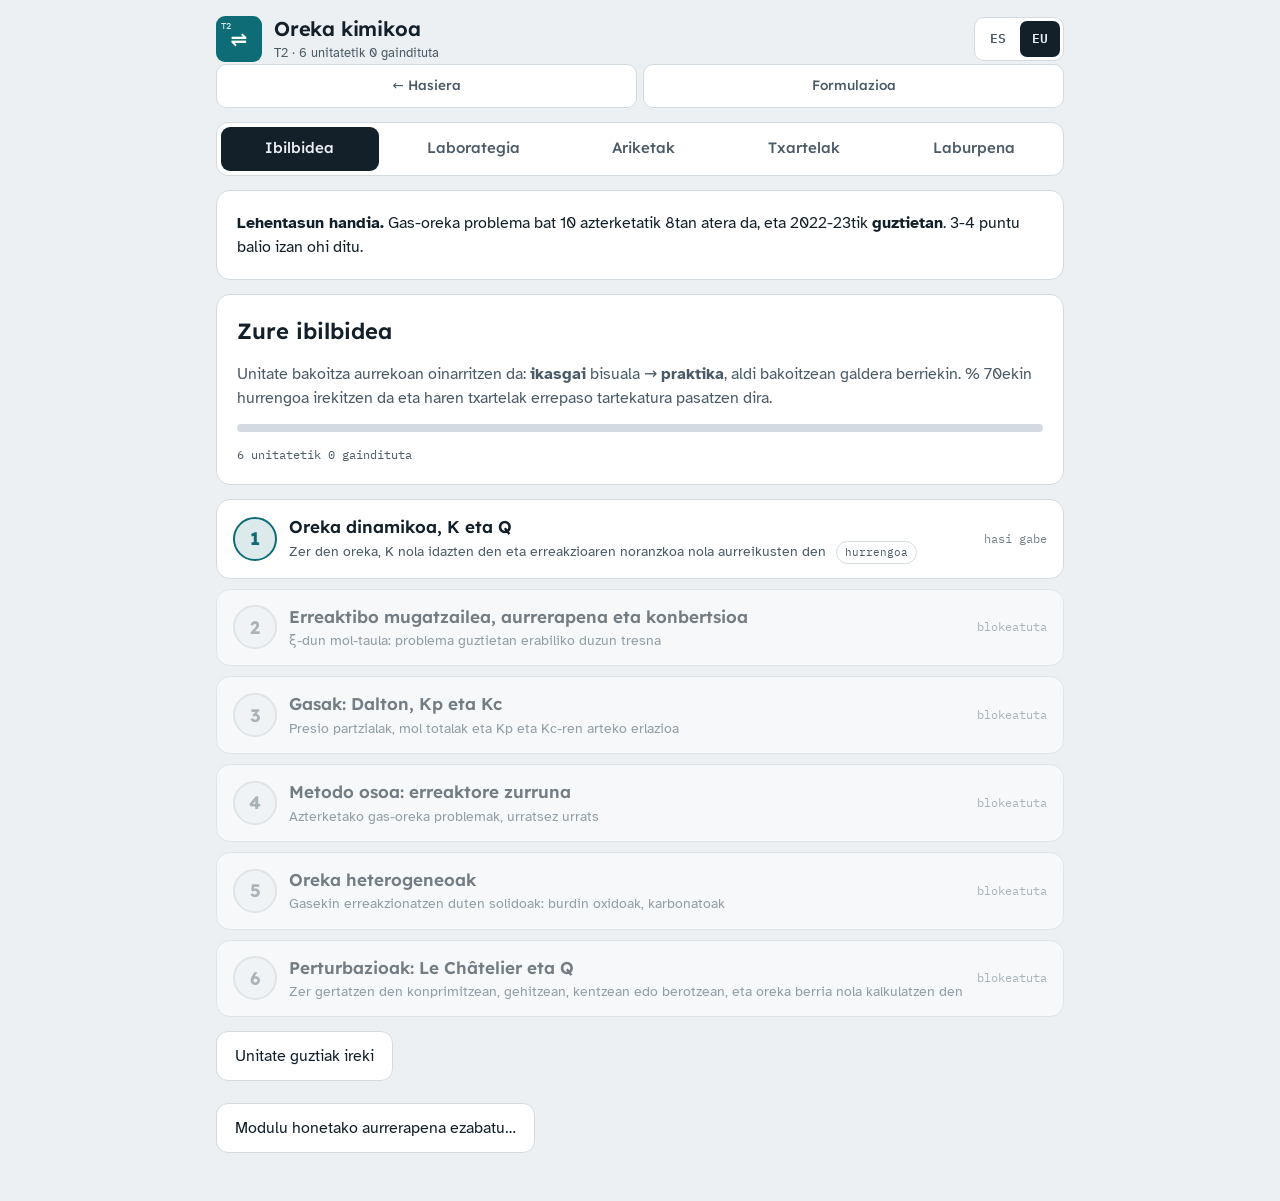
<file: tema.html>
<!doctype html><html lang="eu"><head><meta charset="utf-8"><meta name="viewport" content="width=device-width,initial-scale=1,viewport-fit=cover"><link rel="manifest" href="manifest.webmanifest"><link rel="apple-touch-icon" href="icon-180.png"><link rel="icon" type="image/png" href="icon-192.png"><meta name="theme-color" content="#0E6C76"><meta name="apple-mobile-web-app-capable" content="yes"><meta name="apple-mobile-web-app-title" content="Kimika"><title>Kimika</title>
<link rel="preconnect" href="https://fonts.googleapis.com"><link rel="preconnect" href="https://fonts.gstatic.com" crossorigin>
<link rel="stylesheet" href="https://fonts.googleapis.com/css2?family=Atkinson+Hyperlegible:wght@400;700&family=Lexend:wght@400;500;600;700&family=IBM+Plex+Mono:wght@400;500;600&display=swap">
<link rel="stylesheet" href="estudio.css">
<style>[hidden]{display:none!important}body{margin:0}:root{padding-top:env(safe-area-inset-top,0px);padding-bottom:env(safe-area-inset-bottom,0px)}</style>
</head><body>
<div class="app" id="app"></div>
<script src="estudio.js"></script>
<script src="kimika.js"></script>
<script src="lab.js"></script>
<script>
(function(){
const E=Estudio, K=Kimika, L=E.L, $=E.$, b=E.b;
const tid=(new URLSearchParams(location.search).get('t'))||'oreka';
const meta=K.byId(tid)||K.TOPICS[1];
/* laboratorios propios del tema (opcional) y después el contenido */
const ls=document.createElement('script'); ls.src='lab-'+meta.id+'.js';
const load=()=>{ const s=document.createElement('script'); s.src='t-'+meta.id+'.js';
  s.onload=init; s.onerror=()=>{ $('#app').innerHTML='<p>Ezin izan da gaia kargatu · No se pudo cargar el tema.</p>'; };
  document.body.appendChild(s); };
ls.onload=load; ls.onerror=load;
if(meta.id==='oreka') load(); else document.body.appendChild(ls);

function init(){
const D=K.get(meta.id), U=D.units;
const store=K.store(meta.id);
const done=id=>!!(store.st.units[id]&&store.st.units[id].done);
const unlocked=i=>store.st.open||i===0||done(U[i-1].id);
const TX={
  ruta:b('Ruta','Ibilbidea'), lab:b('Laboratorio','Laborategia'), ex:b('Ejercicios','Ariketak'), cards:b('Fichas','Txartelak'), sum:b('Resumen','Laburpena'),
  yourPath:b('Tu ruta','Zure ibilbidea'), pathIntro:b('Cada unidad se apoya en la anterior: <b>lección</b> visual → <b>práctica</b> con preguntas nuevas cada vez. Con un 70 % se abre la siguiente y sus fichas pasan al repaso espaciado.','Unitate bakoitza aurrekoan oinarritzen da: <b>ikasgai</b> bisuala → <b>praktika</b>, aldi bakoitzean galdera berriekin. % 70ekin hurrengoa irekitzen da eta haren txartelak errepaso tartekatura pasatzen dira.'),
  passed:(a,n)=>L(b(`${a} de ${n} unidades superadas`,`${n} unitatetik ${a} gaindituta`)),
  locked:b('bloqueada','blokeatuta'), notStarted:b('sin empezar','hasi gabe'), best:b('mejor','onena'), next:b('siguiente','hurrengoa'),
  openAll:b('Abrir todas las unidades','Unitate guztiak ireki'), back:b('← Ruta','← Ibilbidea'), unitN:(n,t)=>L(b(`Unidad ${n} de ${t}`,`${t}tik ${n}. unitatea`)),
  lesson:b('1 · Lección','1 · Ikasgaia'), practice:b('2 · Práctica','2 · Praktika'), toPractice:b('Ir a la práctica →','Praktikara joan →'),
  passedU:b('Unidad superada','Unitatea gaindituta'), openNext:n=>L(b(`Ya tienes abierta la unidad ${n}.`,`${n}. unitatea irekita duzu.`)),
  finished:b('Has completado la ruta del tema. Sigue con los ejercicios y el laboratorio.','Gaiaren ibilbidea osatu duzu. Jarraitu ariketekin eta laborategiarekin.'),
  goUnit:n=>L(b(`Ir a la unidad ${n} →`,`${n}. unitatera joan →`)), backPath:b('Volver a la ruta','Ibilbidera itzuli'),
  notYet:b('Aún no','Oraindik ez'), need70:b('Necesitas un 70 % para pasar. Repasa la lección y vuelve a intentarlo: cada tanda genera preguntas nuevas.','% 70 behar duzu gainditzeko. Errepasatu ikasgaia eta saiatu berriro: sorta bakoitzak galdera berriak sortzen ditu.'),
  review:b('Repasar la lección','Ikasgaia errepasatu'), practiceT:n=>L(b(`Práctica · unidad ${n}`,`Praktika · ${n}. unitatea`)),
  exIntro:b('Ejercicios originales graduados, construidos con los patrones de los exámenes. Intenta resolverlos en papel; comprueba cada resultado; usa las pistas de una en una; mira la solución al final.','Ariketa original mailakatuak, azterketen ereduekin eginak. Saiatu paperean ebazten; egiaztatu emaitza bakoitza; erabili pistak banan-banan; begiratu ebazpena amaieran.'),
  all:b('Todos','Denak'), solved:b('resueltos','ebatzita'), labsIntro:b('Manipula y observa: cada laboratorio calcula en directo con las mismas ecuaciones que usarás en el examen.','Manipulatu eta behatu: laborategi bakoitzak zuzenean kalkulatzen du azterketan erabiliko dituzun ekuazio berberekin.'),
  vocab:b('Vocabulario ES ↔ EU','Hiztegia ES ↔ EU'),
};
const TABS=[['ruta',TX.ruta],['lab',TX.lab],['ex',TX.ex],['cards',TX.cards],['sum',TX.sum]];
let tab=store.st.tab||'ruta', view={uid:null,step:'leccion'}, exFilter='all';
const hm=location.hash.slice(1);
if(TABS.some(t=>t[0]===hm)) tab=hm;
else if(hm.startsWith('u=')){ const id=hm.slice(2); if(U.some(u=>u.id===id)){ tab='ruta'; view={uid:id,step:'leccion'}; } }

/* ---- fichas: unidades abiertas + vocabulario ---- */
function cards(){
  const out=[];
  U.forEach((u,ui)=>(u.cards||[]).forEach((c,i)=>out.push({key:u.id+'-'+i,deck:u.id,chip:['U'+(ui+1),meta.col],
    front:()=>`<div class="cardq">${E.rich(c[0])}</div>`,
    back:()=>`<div class="backtop"><div class="namebig" style="font-size:clamp(17px,3.2vw,22px)">${E.rich(c[0])}</div></div><div class="lesson" style="font-size:16.5px">${E.rich(c[1])}</div>`})));
  (D.vocab||[]).forEach((v,i)=>out.push({key:'voc-'+i,deck:'voc',chip:[b('Hiztegia','Hiztegia'),meta.col],
    front:()=>`<div class="cardq">${E.rich(E.lang()==='eu'?v[1]:v[0])}</div><div class="hintline">${L(b('¿Cómo se dice en euskera?','Nola esaten da gaztelaniaz?'))}</div>`,
    back:()=>`<div class="backtop"><div class="namebig">${E.rich(E.lang()==='eu'?v[0]:v[1])}</div></div>${v[2]?`<div class="lesson" style="font-size:16px">${E.rich(v[2])}</div>`:''}`}));
  return out;
}
const decks=()=>[...U.map((u,i)=>({k:u.id,n:'U'+(i+1)+' · '+L(u.short||u.title)})),...(D.vocab?[{k:'voc',n:TX.vocab}]:[])];
const flash=E.flash({store,cards,decks:decks(),avail:id=>id==='voc'||unlocked(U.findIndex(u=>u.id===id))});

/* ---- prácticas ---- */
const quizzes={};
function quizFor(u,i){
  return quizzes[u.id]||(quizzes[u.id]=E.quiz({title:()=>TX.practiceT(i+1),build:u.quiz,
    onFinish:r=>{ const s=store.st.units[u.id]||{best:0,tries:0}; s.tries++; s.best=Math.max(s.best,r.pct); if(r.pct>=70) s.done=true; store.st.units[u.id]=s; store.save(); },
    extra:r=>{ const nxt=U[i+1];
      return r.pct>=70
        ? `<div class="callout c-key"><b class="t">${L(TX.passedU)}</b>${nxt?TX.openNext(i+2):L(TX.finished)}</div><div class="row">${nxt?`<button class="primary" data-a="t:go" data-v="${nxt.id}">${TX.goUnit(i+2)}</button>`:''}<button class="ghost" data-a="t:ruta">${L(TX.backPath)}</button></div>`
        : `<div class="callout c-warn"><b class="t">${L(TX.notYet)}</b>${L(TX.need70)}</div><div class="row"><button class="ghost" data-a="t:step" data-v="leccion">${L(TX.review)}</button></div>`; }}));
}

$('#app').innerHTML=`<div id="hdr"></div><nav class="tabs" role="tablist" id="tabs"></nav><main id="view"></main>`;
function hdr(){
  $('#hdr').innerHTML=E.header({tile:meta.tile,sym:meta.sym,title:meta.title,sub:meta.sub,current:'topic'});
  $('#tabs').innerHTML=TABS.map(([k,n])=>`<button role="tab" data-a="tab" data-v="${k}" aria-selected="${k===tab}">${L(n)}</button>`).join('');
  document.title=L(meta.title)+' · Kimika';
}

/* ---------------- RUTA ---------------- */
function renderRuta(v){
  E.keys(null);
  if(view.uid) return renderUnit(v);
  const nd=U.filter(u=>done(u.id)).length, firstOpen=U.findIndex(u=>!done(u.id));
  v.innerHTML=`<div class="rules">${D.intro?`<section class="panel lesson">${K.blocks(D.intro)}</section>`:''}
    <section class="panel"><h2>${L(TX.yourPath)}</h2><p class="muted">${L(TX.pathIntro)}</p>
    <div class="meter" aria-hidden="true"><i style="width:${nd/U.length*100}%;background:var(--ok)"></i></div>
    <span class="count">${TX.passed(nd,U.length)}</span></section>
    <div class="path">${U.map((u,i)=>{ const st=store.st.units[u.id], lk=!unlocked(i), dn=done(u.id);
      return `<button class="unit${dn?' done':''}${lk?' locked':''}" ${lk?'disabled':''} data-a="t:go" data-v="${u.id}"><span class="num">${dn?'✓':i+1}</span>
        <span><h3>${E.rich(u.title)}</h3><p>${E.rich(u.sub)}${!lk&&!dn&&i===firstOpen?` <span class="pill">${L(TX.next)}</span>`:''}</p></span>
        <span class="score">${lk?L(TX.locked):st?L(TX.best)+' '+st.best+' %':L(TX.notStarted)}</span></button>`; }).join('')}</div>
    ${store.st.open?'':`<div class="row"><button class="ghost" data-a="t:open">${L(TX.openAll)}</button></div>`}
    ${E.resetBlock()}</div>`;
  K.mountLabs(v);
}
function renderUnit(v){
  const i=U.findIndex(u=>u.id===view.uid), u=U[i];
  const head=`<div class="bar"><button class="ghost" data-a="t:ruta" style="min-height:40px;padding:8px 14px">${L(TX.back)}</button><span class="count">${TX.unitN(i+1,U.length)}</span></div>
    <div class="seg steps-bar" role="group"><button data-a="t:step" data-v="leccion" aria-pressed="${view.step==='leccion'}">${L(TX.lesson)}</button><button data-a="t:step" data-v="practica" aria-pressed="${view.step==='practica'}">${L(TX.practice)}</button></div>`;
  if(view.step==='leccion'){
    v.innerHTML=`<div class="rules">${head}<section class="panel lesson"><h2>${E.rich(u.title)}</h2><p class="muted">${E.rich(u.sub)}</p>${K.blocks(u.blocks)}
      <div class="row"><button class="primary" data-a="t:step" data-v="practica">${L(TX.toPractice)}</button></div></section></div>`;
    E.keys(null); K.mountLabs(v);
  } else {
    v.innerHTML=`<div class="rules">${head}<div id="qhost"></div></div>`;
    quizFor(u,i).render($('#qhost'));
  }
}
E.act('t:go',id=>{ const i=U.findIndex(u=>u.id===id); if(i<0||!unlocked(i)) return; view={uid:id,step:'leccion'}; tab='ruta'; history.replaceState(null,'','#u='+id); render(); window.scrollTo(0,0); });
E.act('t:ruta',()=>{ view={uid:null,step:'leccion'}; history.replaceState(null,'',location.pathname+location.search); render(); });
E.act('t:step',s=>{ view.step=s; render(); window.scrollTo(0,0); });
E.act('t:open',()=>{ store.st.open=true; store.save(); render(); });
E.wireReset(store,()=>location.reload());

/* ---------------- LABORATORIO ---------------- */
function renderLab(v){
  E.keys(null);
  v.innerHTML=`<div class="rules"><section class="panel"><p class="muted" style="margin:0">${L(TX.labsIntro)}</p></section>
    ${(D.labs||[]).map(([id,o,title])=>`<section class="panel">${title?`<h2>${E.rich(title)}</h2>`:''}${K.blocks([['lab',id,o]])}</section>`).join('')}</div>`;
  K.mountLabs(v);
}

/* ---------------- EJERCICIOS ---------------- */
const X=D.exercises||[];
function exState(id){ return store.st.ex[id]||(store.st.ex[id]={}); }
function renderEx(v){
  E.keys(null);
  const list=X.filter(x=>exFilter==='all'||String(x.lvl)===exFilter);
  const nOk=X.filter(x=>store.st.ex[x.id]&&store.st.ex[x.id].ok).length;
  v.innerHTML=`<div class="rules"><section class="panel"><p class="muted" style="margin-top:0">${L(TX.exIntro)}</p>
    <p class="muted" style="margin:0">${L(K.T.original)}</p>
    <div class="bar">${E.seg('t:xf',exFilter,[['all',TX.all],...K.T.lv.map((l,i)=>[String(i),l])])}<span class="count">${nOk}/${X.length} ${L(TX.solved)}</span></div></section>
    ${list.map(x=>`<section class="panel">${K.exercise(x,store.st.ex[x.id])}</section>`).join('')}</div>`;
  K.mountLabs(v);
}
function rerenderEx(id){ const x=X.find(y=>y.id===id), el=document.getElementById('x-'+id); if(!x||!el) return; el.outerHTML=K.exercise(x,store.st.ex[id]); }
E.act('t:xf',f=>{ exFilter=f; render(); });
E.act('k:hint',id=>{ const s=exState(id); s.h=(s.h||0)+1; store.save(); rerenderEx(id); });
E.act('k:sol',id=>{ const s=exState(id); s.sol=!s.sol; store.save(); rerenderEx(id); });
E.onSubmit('k:ans',f=>{ const id=f.dataset.x, i=+f.dataset.i, x=X.find(y=>y.id===id); if(!x) return;
  const raw=f.querySelector('input').value, v=E.parseNum(raw); if(isNaN(v)){ f.querySelector('input').style.borderColor='var(--bad)'; return; }
  const p=x.parts[i], s=exState(id); s.p=s.p||{}; s.p[i]={v:raw,ok:E.numOk(v,p)};
  s.ok=x.parts.every((pp,j)=>s.p[j]&&s.p[j].ok); store.save(); rerenderEx(id); });

/* ---------------- control ---------------- */
function render(){
  hdr();
  const v=$('#view');
  if(tab==='ruta') renderRuta(v);
  else if(tab==='lab') renderLab(v);
  else if(tab==='ex') renderEx(v);
  else if(tab==='cards'){ flash.render(v); }
  else { E.keys(null); v.innerHTML=`<div class="rules">${(D.summary||[]).map(sec=>`<section class="panel lesson">${K.blocks(sec)}</section>`).join('')}</div>`; K.mountLabs(v); }
  const nd=U.filter(u=>done(u.id)).length;
  $('#subtitle').textContent=`${meta.ref} · ${TX.passed(nd,U.length)}`;
}
E.act('tab',v=>{ if(v==='cards') flash.reset(); tab=v; store.st.tab=v; store.save(); if(v==='ruta'){ view={uid:null,step:'leccion'}; history.replaceState(null,'',location.pathname+location.search); } render(); window.scrollTo(0,0); });
E.onLang(()=>render());
addEventListener('hashchange',()=>{ const h=location.hash.slice(1);
  if(TABS.some(t=>t[0]===h)){ tab=h; view={uid:null,step:'leccion'}; render(); }
  else if(h.startsWith('u=')&&U.some(u=>u.id===h.slice(2))){ tab='ruta'; view={uid:h.slice(2),step:'leccion'}; render(); window.scrollTo(0,0); } });
render();
}
if('serviceWorker' in navigator && location.protocol==='https:'){addEventListener('load',()=>navigator.serviceWorker.register('sw.js').catch(()=>{}));}
})();
</script>
</body></html>
</file>
<file: estudio.css>
/* Layout: una columna de estudio (máx. 880px) con pestañas arriba; la ficha ocupa el centro, los colores de categoría siguen la lógica del papel tornasol (básico azul, ácido rojo). */
:root{
  --bg:#ECF0F2; --surface:#FFFFFF; --surface-2:#F5F7F8; --ink:#13202A; --ink-2:#4B5B67; --ink-3:#73828D;
  --line:#D3DBE0; --accent:#0E6C76; --accent-ink:#FFFFFF;
  --ok:#1F7F47; --warn:#A86A12; --bad:#BE3A32;
  --font-display:"Lexend", "Segoe UI", system-ui, sans-serif;
  --font-body:"Atkinson Hyperlegible", "Segoe UI", system-ui, sans-serif;
  --font-mono:"IBM Plex Mono", ui-monospace, "SF Mono", Menlo, monospace;
  /* categorías */
  --c-oxb:#2D60C6; --c-oxa:#C4362C; --c-oxanf:#7A4ED3; --c-oxn:#66717C; --c-per:#B87300;
  --c-hid:#0B7BA3; --c-hidr:#875729; --c-bin:#875729; --c-oxac:#AD1F4E; --c-hidac:#CC4F14;
  --c-oxs:#1C7F45; --c-sac:#567F16; --c-salb:#0C8174; --c-elem:#3B4855; --c-cat:#A11D99; --c-an:#A11D99; --c-org:#857400;
  --shadow:0 1px 2px rgba(19,32,42,.06), 0 8px 24px rgba(19,32,42,.08);
  --r:14px;
}
@media (prefers-color-scheme: dark){
  :root:not([data-theme="light"]){
    --bg:#0E151A; --surface:#162028; --surface-2:#1C2831; --ink:#E5ECF0; --ink-2:#A1B0BA; --ink-3:#7D8D98;
    --line:#2A3944; --accent:#4CBFC8; --accent-ink:#06232A;
    --ok:#4EC27F; --warn:#E2A944; --bad:#F2766B;
    --c-oxb:#80A7F3; --c-oxa:#F2806F; --c-oxanf:#B69CF6; --c-oxn:#A5B0BA; --c-per:#EFB54E;
    --c-hid:#5CC2E6; --c-hidr:#D6A576; --c-bin:#D6A576; --c-oxac:#F27BA0; --c-hidac:#F59C6C;
    --c-oxs:#6BD399; --c-sac:#AAD66B; --c-salb:#5ED3C3; --c-elem:#C3CED8; --c-cat:#E78CE0; --c-an:#E78CE0; --c-org:#DCCB5E;
    --shadow:0 1px 2px rgba(0,0,0,.3), 0 10px 28px rgba(0,0,0,.35);
    color-scheme:dark;
  }
}
:root[data-theme="dark"]{
  --bg:#0E151A; --surface:#162028; --surface-2:#1C2831; --ink:#E5ECF0; --ink-2:#A1B0BA; --ink-3:#7D8D98;
  --line:#2A3944; --accent:#4CBFC8; --accent-ink:#06232A;
  --ok:#4EC27F; --warn:#E2A944; --bad:#F2766B;
  --c-oxb:#80A7F3; --c-oxa:#F2806F; --c-oxanf:#B69CF6; --c-oxn:#A5B0BA; --c-per:#EFB54E;
  --c-hid:#5CC2E6; --c-hidr:#D6A576; --c-bin:#D6A576; --c-oxac:#F27BA0; --c-hidac:#F59C6C;
  --c-oxs:#6BD399; --c-sac:#AAD66B; --c-salb:#5ED3C3; --c-elem:#C3CED8; --c-cat:#E78CE0; --c-an:#E78CE0; --c-org:#DCCB5E;
  --shadow:0 1px 2px rgba(0,0,0,.3), 0 10px 28px rgba(0,0,0,.35);
  color-scheme:dark;
}
*{box-sizing:border-box}
html,body{min-height:100%}
body{background:var(--bg); color:var(--ink); font-family:var(--font-body); font-size:16px; line-height:1.5; -webkit-text-size-adjust:100%}
button{font:inherit; color:inherit; touch-action:manipulation; cursor:pointer}
button:focus-visible, input:focus-visible, .card:focus-visible{outline:3px solid var(--accent); outline-offset:2px}
sub,sup{font-size:.62em; line-height:0}
sub{vertical-align:-.28em} sup{vertical-align:.62em}
.app{max-width:880px; margin:0 auto; padding-inline:16px; padding-block:14px 48px; display:flex; flex-direction:column; gap:14px}

/* cabecera */
.top{display:flex; align-items:center; justify-content:space-between; gap:12px; flex-wrap:wrap}
.brand{display:flex; align-items:center; gap:12px; min-width:0}
.tile{width:46px; height:46px; border-radius:9px; background:var(--accent); color:var(--accent-ink); display:grid; place-items:center; font-family:var(--font-display); font-weight:700; font-size:20px; position:relative; flex:none}
.tile small{position:absolute; top:3px; left:5px; font-size:9px; font-family:var(--font-mono); font-weight:500; opacity:.85}
.brand h1{font-family:var(--font-display); font-size:20px; font-weight:600; margin:0; letter-spacing:-.01em; text-wrap:balance}
.brand p{margin:0; color:var(--ink-2); font-size:13px}
.topr{display:flex; align-items:center; gap:8px}
.sync{font-family:var(--font-mono); font-size:11px; color:var(--ink-3); border:1px solid var(--line); border-radius:99px; padding:4px 10px; white-space:nowrap}
.sync.on{color:var(--ok); border-color:color-mix(in srgb, var(--ok) 40%, var(--line))}
.iconbtn{width:40px; height:40px; border-radius:10px; border:1px solid var(--line); background:var(--surface); display:grid; place-items:center}
.iconbtn svg{width:20px; height:20px; stroke:var(--ink-2)}

/* progreso global */
.meter{display:flex; gap:3px; height:8px; border-radius:99px; overflow:hidden; background:var(--line)}
.meter i{display:block; height:100%}
.meterrow{display:flex; align-items:center; gap:12px; font-size:13px; color:var(--ink-2); flex-wrap:wrap}
.meterrow .meter{flex:1 1 220px}
.legend{display:flex; gap:12px; flex-wrap:wrap; font-variant-numeric:tabular-nums}
.legend span::before{content:""; display:inline-block; width:8px; height:8px; border-radius:2px; margin-right:5px; background:var(--dot)}

/* pestañas */
.tabs{display:flex; gap:4px; background:var(--surface); border:1px solid var(--line); border-radius:12px; padding:4px; overflow-x:auto; scrollbar-width:none}
.tabs::-webkit-scrollbar{display:none}
.tabs button{flex:1 0 auto; border:0; background:transparent; padding:10px 14px; border-radius:9px; font-family:var(--font-display); font-weight:500; font-size:15px; color:var(--ink-2); min-height:44px}
.tabs button[aria-selected="true"]{background:var(--ink); color:var(--bg)}

/* filtros */
.filters{display:flex; gap:6px; flex-wrap:wrap; align-items:center}
.filters .lbl{font-family:var(--font-mono); font-size:11px; text-transform:uppercase; letter-spacing:.08em; color:var(--ink-3); margin-right:4px}
.chipbtn{border:1px solid var(--line); background:var(--surface); border-radius:99px; padding:6px 12px; font-size:14px; min-height:36px; display:inline-flex; align-items:center; gap:6px}
.chipbtn[aria-pressed="true"]{background:color-mix(in srgb, var(--accent) 14%, var(--surface)); border-color:var(--accent); color:var(--ink)}
.chipbtn .n{font-family:var(--font-mono); font-size:11px; color:var(--ink-3)}

/* barras de herramientas */
.bar{display:flex; gap:10px; align-items:center; justify-content:space-between; flex-wrap:wrap}
.seg{display:inline-flex; border:1px solid var(--line); border-radius:10px; background:var(--surface); padding:3px; gap:2px}
.seg button{border:0; background:transparent; border-radius:7px; padding:7px 11px; font-size:14px; color:var(--ink-2); min-height:38px}
.seg button[aria-pressed="true"]{background:var(--surface-2); color:var(--ink); box-shadow:inset 0 0 0 1px var(--line); font-weight:700}
.count{font-family:var(--font-mono); font-size:12px; color:var(--ink-2); font-variant-numeric:tabular-nums}
.progress{height:4px; background:var(--line); border-radius:99px; overflow:hidden}
.progress i{display:block; height:100%; background:var(--accent); transition:width .25s}

/* ficha */
.stage{perspective:1600px}
.card{display:block; width:100%; border:0; padding:0; background:transparent; text-align:left; -webkit-tap-highlight-color:transparent}
.inner{display:grid; transform-style:preserve-3d; -webkit-transform-style:preserve-3d; transition:transform .45s cubic-bezier(.3,.7,.2,1)}
.card.flipped .inner{transform:rotateY(180deg)}
.face{grid-area:1/1; backface-visibility:hidden; -webkit-backface-visibility:hidden; border-radius:var(--r); background:var(--surface); border:1px solid var(--line); box-shadow:var(--shadow); min-height:360px; padding:22px; display:flex; flex-direction:column; gap:14px; min-width:0}
.face.back{transform:rotateY(180deg)}
.front{background:color-mix(in srgb, var(--cc, var(--ink-3)) 7%, var(--surface)); border-color:color-mix(in srgb, var(--cc, var(--line)) 35%, var(--line))}
.front.nohint{background:var(--surface); border-color:var(--line)}
.facehead{display:flex; justify-content:space-between; align-items:center; gap:10px; min-height:28px}
.big{flex:1; display:grid; place-items:center; text-align:center; padding:12px 0}
.formula{font-family:var(--font-display); font-weight:600; font-size:clamp(52px, 11vw, 96px); letter-spacing:-.01em; line-height:1.1; overflow-wrap:anywhere}
.formula.long{font-size:clamp(36px, 7.5vw, 64px)}
.namebig{font-family:var(--font-display); font-weight:500; font-size:clamp(28px, 5.4vw, 44px); line-height:1.2; text-wrap:balance}
.hintline{font-size:13px; color:var(--ink-3); text-align:center}
.chip{display:inline-flex; align-items:center; gap:6px; font-family:var(--font-mono); font-size:11.5px; font-weight:600; text-transform:uppercase; letter-spacing:.06em; padding:4px 9px; border-radius:6px; color:var(--cc); background:color-mix(in srgb, var(--cc) 13%, transparent); border:1px solid color-mix(in srgb, var(--cc) 35%, transparent); white-space:nowrap}
.chip::before{content:""; width:7px; height:7px; border-radius:50%; background:var(--cc)}
.lvl{font-family:var(--font-mono); font-size:11px; color:var(--ink-3)}
.backtop{display:flex; flex-wrap:wrap; align-items:baseline; justify-content:space-between; gap:8px 16px; padding-bottom:12px; border-bottom:1px solid var(--line)}
.backtop .formula{font-size:clamp(34px,6vw,48px)}
.backtop .namebig{font-size:clamp(22px,4vw,30px)}
.names{display:grid; grid-template-columns:max-content 1fr; gap:6px 14px; margin:0; align-items:baseline}
.names dt{font-family:var(--font-mono); font-size:11px; text-transform:uppercase; letter-spacing:.06em; color:var(--ink-3)}
.names dd{margin:0; font-size:17px; min-width:0}
.ox{font-family:var(--font-mono); font-size:13px; color:var(--ink-2); display:flex; gap:8px; flex-wrap:wrap; align-items:baseline}
.ox b{font-weight:500; color:var(--ink-3); font-size:11px; text-transform:uppercase; letter-spacing:.06em}
.note{font-size:15px; color:var(--ink-2); background:var(--surface-2); border-radius:10px; padding:10px 12px; border:1px solid var(--line)}
.note strong{color:var(--ink); font-weight:700}
.fix{font-size:15px; background:color-mix(in srgb, var(--warn) 11%, var(--surface)); border:1px solid color-mix(in srgb, var(--warn) 40%, var(--line)); border-radius:10px; padding:10px 12px}
.fix strong{color:var(--warn)}
.grades{display:grid; grid-template-columns:repeat(3,1fr); gap:10px}
.gbtn{border:1px solid var(--line); background:var(--surface); border-radius:12px; padding:12px 8px; min-height:58px; display:flex; flex-direction:column; align-items:center; gap:2px; font-weight:700; font-size:16px}
.gbtn small{font-weight:400; font-size:12px; color:var(--ink-3); font-family:var(--font-mono)}
.gbtn.g0{color:var(--bad); border-color:color-mix(in srgb, var(--bad) 45%, var(--line))}
.gbtn.g1{color:var(--warn); border-color:color-mix(in srgb, var(--warn) 45%, var(--line))}
.gbtn.g2{color:var(--ok); border-color:color-mix(in srgb, var(--ok) 45%, var(--line))}
.gbtn:active{transform:scale(.98)}
.primary{border:0; background:var(--accent); color:var(--accent-ink); border-radius:12px; padding:12px 18px; font-weight:700; min-height:48px; font-size:16px}
.ghost{border:1px solid var(--line); background:var(--surface); border-radius:12px; padding:12px 18px; min-height:48px; font-size:16px}
.row{display:flex; gap:10px; flex-wrap:wrap}

/* paneles */
.panel{background:var(--surface); border:1px solid var(--line); border-radius:var(--r); padding:20px; display:flex; flex-direction:column; gap:14px; min-width:0}
.panel h2{font-family:var(--font-display); font-weight:600; font-size:22px; margin:0; text-wrap:balance}
.panel h3{font-family:var(--font-display); font-weight:600; font-size:17px; margin:6px 0 0}
.panel p{margin:0}
.muted{color:var(--ink-2)}
.prompt{display:flex; flex-direction:column; align-items:center; gap:10px; padding:18px 0 8px; text-align:center}
.opts{display:grid; grid-template-columns:repeat(2, minmax(0,1fr)); gap:10px}
.opt{border:1px solid var(--line); background:var(--surface-2); border-radius:12px; padding:14px; min-height:64px; text-align:left; font-size:17px; display:flex; gap:10px; align-items:center}
.opt .k{font-family:var(--font-mono); font-size:11px; color:var(--ink-3); border:1px solid var(--line); border-radius:5px; padding:1px 6px; flex:none}
.opt.f{font-family:var(--font-display); font-weight:600; font-size:24px; justify-content:center}
.opt.right{border-color:var(--ok); background:color-mix(in srgb, var(--ok) 14%, var(--surface)); }
.opt.wrong{border-color:var(--bad); background:color-mix(in srgb, var(--bad) 12%, var(--surface)); }
.opt:disabled{cursor:default; color:inherit}
.verdict{font-family:var(--font-display); font-weight:600; font-size:18px}
.verdict.ok{color:var(--ok)} .verdict.bad{color:var(--bad)}
.catgrid{display:flex; flex-direction:column; gap:10px}
.catfam{display:flex; flex-wrap:wrap; gap:8px; align-items:center}
.catfam .fam{font-family:var(--font-mono); font-size:11px; text-transform:uppercase; letter-spacing:.07em; color:var(--ink-3); width:100%}
.catbtn{border:1px solid color-mix(in srgb, var(--cc) 45%, var(--line)); background:color-mix(in srgb, var(--cc) 8%, var(--surface)); color:var(--ink); border-radius:10px; padding:10px 14px; min-height:44px; font-size:15px; display:inline-flex; align-items:center; gap:8px}
.catbtn::before{content:""; width:9px; height:9px; border-radius:50%; background:var(--cc)}
.catbtn.right{outline:3px solid var(--ok)} .catbtn.wrong{outline:3px solid var(--bad)}
.catbtn:disabled{cursor:default}
.writebox{display:flex; gap:10px; flex-wrap:wrap}
.writebox input{flex:1 1 220px; min-width:0; font-family:var(--font-display); font-size:26px; font-weight:600; padding:10px 14px; border-radius:12px; border:1px solid var(--line); background:var(--surface-2); color:var(--ink)}
.preview{font-family:var(--font-display); font-size:22px; min-height:34px; color:var(--ink-2); text-align:center}
.keys{display:flex; gap:6px; flex-wrap:wrap; justify-content:center}
.keys button{min-width:44px; min-height:44px; border:1px solid var(--line); border-radius:9px; background:var(--surface-2); font-family:var(--font-display); font-size:18px}
.summary{display:flex; gap:10px; flex-wrap:wrap}
.stat{flex:1 1 120px; border:1px solid var(--line); border-radius:12px; padding:12px; background:var(--surface-2)}
.stat b{display:block; font-family:var(--font-display); font-size:28px; font-weight:600; font-variant-numeric:tabular-nums}
.stat span{font-size:13px; color:var(--ink-2)}
.misslist{display:flex; flex-wrap:wrap; gap:8px}
.miss{border:1px solid var(--line); border-radius:9px; padding:6px 10px; background:var(--surface-2); font-size:14px}
.miss .fx{font-family:var(--font-display); font-weight:600; margin-right:6px}

/* lista */
.search{width:100%; font-size:17px; padding:12px 14px; border-radius:12px; border:1px solid var(--line); background:var(--surface); color:var(--ink)}
.group{display:flex; flex-direction:column; gap:0; background:var(--surface); border:1px solid var(--line); border-radius:var(--r); overflow:hidden}
.ghead{display:flex; align-items:center; justify-content:space-between; gap:8px; padding:12px 16px; background:color-mix(in srgb, var(--cc) 9%, var(--surface)); border-bottom:1px solid var(--line)}
.ghead h3{margin:0; font-family:var(--font-display); font-size:16px; font-weight:600; display:flex; align-items:center; gap:8px}
.ghead h3::before{content:""; width:10px; height:10px; border-radius:50%; background:var(--cc)}
.ghead p{margin:0; font-size:13px; color:var(--ink-2); flex:1 1 260px; text-align:right}
.item{display:grid; grid-template-columns:minmax(110px, 30%) 1fr auto; gap:12px; align-items:center; padding:11px 16px; border:0; border-top:1px solid var(--line); background:transparent; text-align:left; width:100%; min-height:52px}
.item:first-of-type{border-top:0}
.item .fx{font-family:var(--font-display); font-weight:600; font-size:20px; overflow-wrap:anywhere}
.item .nm{min-width:0}
.item .nm small{display:block; color:var(--ink-3); font-size:13px}
.item.flag .nm::after{content:"corrección"; font-family:var(--font-mono); font-size:10px; text-transform:uppercase; letter-spacing:.06em; color:var(--warn); margin-left:6px}
.dots{display:flex; gap:3px}
.dots i{width:7px; height:7px; border-radius:50%; background:var(--line)}
.dots i.on{background:var(--accent)}

/* reglas */
.rules{display:flex; flex-direction:column; gap:14px}
.steps{margin:0; padding-left:22px; display:flex; flex-direction:column; gap:10px}
.steps li{padding-left:4px}
.steps li ul{margin:6px 0 0; padding-left:18px; display:flex; flex-direction:column; gap:4px; color:var(--ink-2)}
.tw{overflow-x:auto}
table{border-collapse:collapse; width:100%; font-size:15px}
th,td{text-align:left; padding:8px 10px; border-bottom:1px solid var(--line); vertical-align:top}
th{font-family:var(--font-mono); font-size:11px; text-transform:uppercase; letter-spacing:.06em; color:var(--ink-3); font-weight:500}
td .fx, .fx{font-family:var(--font-display); font-weight:600}
.mnemo{font-family:var(--font-display); font-size:19px; font-weight:500; border-left:0; background:color-mix(in srgb, var(--accent) 10%, var(--surface)); border-radius:10px; padding:12px 14px}
.eq{font-family:var(--font-display); font-size:17px}
.fixlist{margin:0; padding-left:20px; display:flex; flex-direction:column; gap:8px}
.legendgrid{display:grid; grid-template-columns:repeat(auto-fill, minmax(220px,1fr)); gap:8px}
.legendgrid div{display:flex; gap:8px; align-items:flex-start; font-size:14px; color:var(--ink-2)}
.legendgrid div .chip{flex:none}

/* modal */
.overlay{position:fixed; inset:0; background:rgba(8,14,18,.5); display:flex; align-items:flex-end; justify-content:center; padding:16px; z-index:20}
.sheet{width:100%; max-width:640px; max-height:88vh; overflow:auto; background:var(--surface); border-radius:var(--r); border:1px solid var(--line); box-shadow:var(--shadow); padding:20px; display:flex; flex-direction:column; gap:14px}
@media (min-width:700px){ .overlay{align-items:center} }
.sheet .close{align-self:flex-end}
label.set{display:flex; justify-content:space-between; align-items:center; gap:12px; flex-wrap:wrap}

@media (max-width:560px){
  .opts{grid-template-columns:1fr}
  .face{min-height:320px; padding:18px}
  .item{grid-template-columns:96px 1fr auto}
  .names{grid-template-columns:1fr}
  .names dt{margin-top:6px}
}
@media (prefers-reduced-motion: reduce){
  .inner{transition:none}
  .progress i{transition:none}
}

/* ===== Módulos de estudio (ácido-base y equilibrio) ===== */
:root{ --c-af:#C4362C; --c-ad:#C8670F; --c-bf:#2D60C6; --c-bd:#0B7BA3; --c-cj:#7A4ED3; --c-nt:#1C7F45; --c-cn:#66717C; --c-eq:#0E6C76; }
@media (prefers-color-scheme: dark){ :root:not([data-theme="light"]){ --c-af:#F2806F; --c-ad:#F2A15C; --c-bf:#80A7F3; --c-bd:#5CC2E6; --c-cj:#B69CF6; --c-nt:#6BD399; --c-cn:#A5B0BA; --c-eq:#4CBFC8; } }
:root[data-theme="dark"]{ --c-af:#F2806F; --c-ad:#F2A15C; --c-bf:#80A7F3; --c-bd:#5CC2E6; --c-cj:#B69CF6; --c-nt:#6BD399; --c-cn:#A5B0BA; --c-eq:#4CBFC8; }

.modnav{display:flex; gap:6px; flex-wrap:wrap}
.modnav a{flex:1 1 96px; text-align:center; text-decoration:none; color:var(--ink-2); border:1px solid var(--line); background:var(--surface); border-radius:10px; padding:9px 12px; min-height:44px; display:flex; align-items:center; justify-content:center; font-family:var(--font-display); font-weight:500; font-size:13.5px}
.modnav a[aria-current="page"]{background:var(--accent); color:var(--accent-ink); border-color:var(--accent); font-weight:600}
.modnav a:focus-visible{outline:3px solid var(--accent); outline-offset:2px}

.lesson{display:flex; flex-direction:column; gap:12px}
.lesson p{margin:0}
.lesson ul,.lesson ol{margin:0; padding-left:22px; display:flex; flex-direction:column; gap:6px}
.callout{border-left:4px solid var(--cc, var(--accent)); background:color-mix(in srgb, var(--cc, var(--accent)) 9%, var(--surface)); border-radius:10px; padding:12px 14px}
.callout b.t{display:block; font-family:var(--font-mono); font-size:11px; text-transform:uppercase; letter-spacing:.07em; color:var(--cc, var(--accent)); margin-bottom:2px}
.eqbox{font-family:var(--font-display); font-size:20px; text-align:center; padding:10px 12px; background:var(--surface-2); border:1px solid var(--line); border-radius:10px; overflow-x:auto}
.eqbox small{display:block; font-family:var(--font-body); font-size:13px; color:var(--ink-3); margin-top:2px}

/* ruta de unidades */
.path{display:flex; flex-direction:column; gap:10px}
.unit{display:grid; grid-template-columns:44px 1fr auto; gap:12px; align-items:center; text-align:left; width:100%; border:1px solid var(--line); background:var(--surface); border-radius:var(--r); padding:14px 16px; min-height:68px}
.unit .num{width:44px; height:44px; border-radius:50%; display:grid; place-items:center; font-family:var(--font-display); font-weight:700; font-size:18px; background:color-mix(in srgb, var(--c-eq) 14%, var(--surface)); color:var(--c-eq); border:2px solid var(--c-eq)}
.unit.done .num{background:var(--ok); border-color:var(--ok); color:#fff}
.unit.locked{opacity:.55}
.unit.locked .num{background:var(--surface-2); color:var(--ink-3); border-color:var(--line)}
.unit h3{margin:0; font-family:var(--font-display); font-size:17px; font-weight:600}
.unit p{margin:2px 0 0; font-size:13.5px; color:var(--ink-2)}
.unit .score{font-family:var(--font-mono); font-size:12px; color:var(--ink-3); white-space:nowrap}
.steps-bar{display:flex; gap:6px; flex-wrap:wrap}
.steps-bar button{flex:1 1 90px}

/* respuestas numéricas */
.numform{display:flex; gap:10px; flex-wrap:wrap; align-items:center}
.numform input{flex:1 1 160px; min-width:0; font-family:var(--font-display); font-size:24px; font-weight:600; padding:10px 14px; border-radius:12px; border:1px solid var(--line); background:var(--surface-2); color:var(--ink)}
.worked{background:var(--surface-2); border:1px solid var(--line); border-radius:12px; padding:12px 14px; display:flex; flex-direction:column; gap:4px; font-size:15.5px}
.worked div{display:block}
.why{font-size:15px; background:var(--surface-2); border:1px solid var(--line); border-radius:10px; padding:10px 12px}

/* laboratorio de Le Châtelier */
.lab-eq{font-family:var(--font-display); font-size:clamp(20px,4.6vw,30px); text-align:center; padding:6px 0}
.bars{display:grid; grid-template-columns:repeat(var(--n,3), 1fr); gap:14px; align-items:end; height:190px; padding:8px 4px 0; border-bottom:2px solid var(--line)}
.bar-col{display:flex; flex-direction:column; align-items:center; justify-content:flex-end; height:100%; gap:4px; min-width:0}
.bar-col .col{width:min(64px,80%); border-radius:6px 6px 0 0; background:var(--cb); transition:height .5s cubic-bezier(.3,.7,.2,1); min-height:2px; position:relative}
.bar-col .ghostcol{position:absolute; left:-3px; right:-3px; border-top:2px dashed var(--ink-3)}
.bar-col .val{font-family:var(--font-mono); font-size:12px; color:var(--ink-2)}
.bar-labels{display:grid; grid-template-columns:repeat(var(--n,3), 1fr); gap:14px; text-align:center; font-family:var(--font-display); font-weight:600}
.qk{display:flex; gap:10px; flex-wrap:wrap}
.qk .stat b{font-size:22px}
.pert{display:grid; grid-template-columns:repeat(auto-fill, minmax(170px,1fr)); gap:8px}
.pert button{border:1px solid var(--line); background:var(--surface-2); border-radius:10px; padding:10px 12px; min-height:48px; font-size:15px; text-align:left}
.pert button:active{transform:scale(.98)}
.shift{font-family:var(--font-display); font-weight:600; font-size:18px}
.shift.r{color:var(--c-bf)} .shift.l{color:var(--c-af)} .shift.n{color:var(--ink-3)}
.pill{display:inline-block; font-family:var(--font-mono); font-size:11px; padding:2px 8px; border-radius:99px; border:1px solid var(--line); color:var(--ink-2); margin-left:6px; vertical-align:middle}
@media (max-width:560px){ .unit{grid-template-columns:40px 1fr} .unit .score{grid-column:2} }
.frac{display:inline-flex; flex-direction:column; vertical-align:middle; text-align:center; margin:0 4px; font-family:var(--font-display)}
.frac>span:first-child{border-bottom:1.5px solid currentColor; padding:0 6px 2px}
.frac>span:last-child{padding:2px 6px 0}
.chartwrap{border:1px solid var(--line); background:var(--surface-2); border-radius:12px; padding:8px}
.chartwrap svg{width:100%; height:auto; display:block}
.chartwrap figcaption{font-size:13px; color:var(--ink-2); padding:4px 6px}
.bars{align-items:stretch}
.bar-col .track{flex:1; width:100%; position:relative; display:flex; align-items:flex-end; justify-content:center}
.bar-col .col{height:0}
.bar-col .ghostline{position:absolute; left:6%; right:6%; border-top:2px dashed var(--ink-3); transition:bottom .5s}
.labmsg{display:flex; flex-direction:column; gap:6px; min-height:96px}
.labmsg .row1{font-family:var(--font-display); font-weight:600}

/* ===================== Kimika: curso bilingüe ===================== */
:root{ --c-oinarri:#4A5BA8; --c-oreka:#0E6C76; --c-azido:#C4362C; --c-hausp:#A8620E; --c-pila:#7A4ED3; --c-elek:#2D60C6; --c-lv:#1C7F45; --c-exam:#AD1F4E; }
@media (prefers-color-scheme: dark){ :root:not([data-theme="light"]){ --c-oinarri:#9AA8F0; --c-oreka:#4CBFC8; --c-azido:#F2806F; --c-hausp:#EFB54E; --c-pila:#B69CF6; --c-elek:#80A7F3; --c-lv:#6BD399; --c-exam:#F27BA0; } }
:root[data-theme="dark"]{ --c-oinarri:#9AA8F0; --c-oreka:#4CBFC8; --c-azido:#F2806F; --c-hausp:#EFB54E; --c-pila:#B69CF6; --c-elek:#80A7F3; --c-lv:#6BD399; --c-exam:#F27BA0; }
a.tile{text-decoration:none}
.langsw{display:inline-flex; border:1px solid var(--line); border-radius:10px; background:var(--surface); padding:3px; gap:2px}
.langsw button{border:0; background:transparent; border-radius:7px; padding:6px 12px; min-height:36px; font-family:var(--font-mono); font-weight:600; font-size:13px; color:var(--ink-2)}
.langsw button[aria-pressed="true"]{background:var(--ink); color:var(--bg)}
.lesson h3{margin:6px 0 0; font-family:var(--font-display); font-size:18px; font-weight:600}
.callout.c-key{--cc:var(--accent)} .callout.c-warn{--cc:var(--warn)} .callout.c-fix{--cc:var(--bad)} .callout.c-note{--cc:var(--ink-3)}
.callout.c-exam{--cc:var(--c-exam)} .callout.c-hint{--cc:var(--c-pila)}
.callout p{margin:6px 0 0} .callout ul,.callout ol{margin:6px 0 0}
.method{border:1px solid var(--line); border-radius:12px; padding:12px 14px 12px; background:var(--surface-2)}
.method b.t{display:block; font-family:var(--font-mono); font-size:11px; text-transform:uppercase; letter-spacing:.07em; color:var(--ink-2); margin-bottom:6px}
.method ol,.method ul{margin:0; padding-left:22px; display:flex; flex-direction:column; gap:6px}
.method.chk ul{list-style:none; padding-left:4px} .method.chk li::before{content:"☐ "; color:var(--accent); font-weight:700}
.fcard{border:1px solid var(--line); border-left:4px solid var(--accent); border-radius:12px; padding:12px 14px; display:flex; flex-direction:column; gap:8px; background:var(--surface)}
.fcard p{margin:0; font-size:15px}
.fmain{font-family:var(--font-display); font-size:clamp(18px,3.6vw,22px); text-align:center; padding:8px 6px; background:var(--surface-2); border-radius:8px; overflow-x:auto}
.fname{font-family:var(--font-mono); font-size:11.5px; text-transform:uppercase; letter-spacing:.06em; color:var(--ink-3); text-align:center; margin-top:-4px}
.fvars{width:100%; border-collapse:collapse; font-size:14.5px}
.fvars td{padding:4px 6px; border-bottom:1px solid var(--line); vertical-align:top}
.fvars td.s{font-family:var(--font-display); font-weight:600; white-space:nowrap; width:1%}
.fvars td.u{font-family:var(--font-mono); font-size:12.5px; color:var(--ink-2); white-space:nowrap; text-align:right}
.ferr{color:var(--ink-2)}
.worked{gap:8px}
.worked .wh{display:flex; align-items:center; gap:6px; flex-wrap:wrap} .worked .wh .pill{margin-left:0; border-color:var(--accent); color:var(--accent)}
.worked .wq{font-size:16px}
.wsteps{margin:0; padding-left:24px; display:flex; flex-direction:column; gap:8px}
.wsteps li.appear{animation:appear .35s ease-out}
@keyframes appear{from{opacity:0; transform:translateY(-4px)} to{opacity:1; transform:none}}
@media (prefers-reduced-motion: reduce){ .wsteps li.appear{animation:none} }
.wres{border-top:1px dashed var(--line); padding-top:8px; font-size:16px}
.wchk{font-size:14.5px; color:var(--ink-2)}
.terms{display:flex; flex-wrap:wrap; gap:6px; align-items:center}
.terms b.t{font-family:var(--font-mono); font-size:11px; text-transform:uppercase; letter-spacing:.07em; color:var(--ink-2); width:100%}
.term{display:inline-flex; gap:6px; align-items:baseline; border:1px solid var(--line); border-radius:99px; padding:4px 10px; font-size:14px; background:var(--surface)}
.term [lang="eu"]{font-weight:700; color:var(--accent)} .term .sep{color:var(--ink-3)}
.cols{display:grid; grid-template-columns:repeat(auto-fit,minmax(240px,1fr)); gap:12px}
.cols>div{display:flex; flex-direction:column; gap:10px}
.fig{margin:0; display:flex; flex-direction:column; gap:6px; align-items:center}
.fig svg{max-width:100%; height:auto}
.fig figcaption{font-size:13.5px; color:var(--ink-2); text-align:center}
.cardq{font-family:var(--font-display); font-size:clamp(20px,4vw,28px); font-weight:500; line-height:1.3; text-wrap:balance}
/* ejercicios */
.exer{display:flex; flex-direction:column; gap:10px}
.exer h3{margin:0; font-family:var(--font-display); font-size:18px}
.xhead{display:flex; gap:8px; align-items:center; flex-wrap:wrap}
.xid{font-family:var(--font-mono); font-weight:600; font-size:12.5px; background:var(--ink); color:var(--bg); border-radius:6px; padding:2px 7px}
.xhead .pill{margin-left:0}
.pill.lv0{border-color:var(--ok); color:var(--ok)} .pill.lv1{border-color:var(--accent); color:var(--accent)} .pill.lv2{border-color:var(--warn); color:var(--warn)} .pill.lv3{border-color:var(--bad); color:var(--bad)}
.pill.okp{background:var(--ok); color:#fff; border-color:var(--ok)}
.xq{font-size:16.5px} .xdata{font-size:15px; color:var(--ink-2)}
.xpart{border-top:1px dashed var(--line); padding-top:10px; display:flex; flex-direction:column; gap:8px}
.xpart .numform input{font-size:20px}
.xsol{border:1px solid var(--line); border-radius:12px; padding:12px 14px; background:var(--surface-2); display:flex; flex-direction:column; gap:10px}
.xsol ol{margin:0; padding-left:22px; display:flex; flex-direction:column; gap:8px}
.xhints{display:flex; flex-direction:column; gap:8px}
/* laboratorios */
.labslot{display:flex; flex-direction:column; gap:12px}
.lab{display:flex; flex-direction:column; gap:12px}
.lab .ctrl{display:grid; grid-template-columns:repeat(auto-fit,minmax(200px,1fr)); gap:10px 16px}
.lab label{display:flex; flex-direction:column; gap:4px; font-size:14px; color:var(--ink-2)}
.lab label .lv{font-family:var(--font-mono); font-weight:600; color:var(--ink)}
.lab input[type=range]{width:100%; accent-color:var(--accent); min-height:28px}
.lab select{font:inherit; padding:8px 10px; border-radius:10px; border:1px solid var(--line); background:var(--surface); color:var(--ink); min-height:40px}
.lab svg{width:100%; height:auto; display:block; touch-action:none}
.lab .readout{display:grid; grid-template-columns:repeat(auto-fit,minmax(120px,1fr)); gap:8px}
.lab .readout .stat{padding:8px 10px}
.lab .readout .stat b{font-size:20px}
.lab .msg{font-size:15px; background:var(--surface-2); border:1px solid var(--line); border-radius:10px; padding:10px 12px}
.lab .btns{display:flex; flex-wrap:wrap; gap:8px}
.lab .btns button{border:1px solid var(--line); background:var(--surface); border-radius:10px; padding:8px 12px; min-height:40px; font-size:14px}
.lab .btns button:hover{border-color:var(--accent)}
.svgtxt{font-family:var(--font-body); fill:var(--ink)} .svgmono{font-family:var(--font-mono); fill:var(--ink-2)}
/* inicio */
.hero{display:grid; grid-template-columns:1fr auto; gap:12px; align-items:center}
.countdown{text-align:center; border:1px solid var(--line); border-radius:14px; padding:10px 16px; background:var(--surface-2)}
.countdown b{display:block; font-family:var(--font-display); font-size:34px; line-height:1}
.countdown span{font-size:12px; color:var(--ink-2); font-family:var(--font-mono)}
.roadmap{display:flex; flex-direction:column; gap:0}
.stop{display:grid; grid-template-columns:56px 1fr; gap:14px; text-decoration:none; color:inherit; position:relative; padding:6px 0}
.stop::before{content:""; position:absolute; left:27px; top:0; bottom:0; width:3px; background:var(--line)}
.stop:first-child::before{top:50%} .stop:last-child::before{bottom:50%}
.stop .ring{position:relative; z-index:1; width:56px; height:56px}
.stop .ring svg{width:56px; height:56px}
.stop .card2{border:1px solid var(--line); background:var(--surface); border-radius:var(--r); padding:12px 14px; display:flex; flex-direction:column; gap:4px}
.stop:hover .card2{border-color:var(--cc)}
.stop h3{margin:0; font-family:var(--font-display); font-size:17px}
.stop p{margin:0; font-size:13.5px; color:var(--ink-2)}
.stop .meta{display:flex; gap:10px; flex-wrap:wrap; font-family:var(--font-mono); font-size:11.5px; color:var(--ink-3)}
.prio{display:inline-block; font-family:var(--font-mono); font-size:10.5px; padding:1px 7px; border-radius:99px; text-transform:uppercase; letter-spacing:.05em}
.prio.hi{background:color-mix(in srgb,var(--bad) 15%,var(--surface)); color:var(--bad)} .prio.mid{background:color-mix(in srgb,var(--warn) 15%,var(--surface)); color:var(--warn)} .prio.base{background:color-mix(in srgb,var(--accent) 15%,var(--surface)); color:var(--accent)}
.week{display:grid; grid-template-columns:auto 1fr; gap:4px 12px; align-items:baseline; padding:8px 0; border-bottom:1px solid var(--line)}
.week.now{background:color-mix(in srgb,var(--accent) 8%,transparent); border-radius:8px; padding:8px}
.week .wd{font-family:var(--font-mono); font-size:12px; color:var(--ink-2); white-space:nowrap}
.tiles{display:grid; grid-template-columns:repeat(auto-fit,minmax(160px,1fr)); gap:10px}
.tilelink{display:flex; flex-direction:column; gap:4px; text-decoration:none; color:inherit; border:1px solid var(--line); border-left:4px solid var(--cc,var(--accent)); background:var(--surface); border-radius:12px; padding:12px 14px}
.tilelink b{font-family:var(--font-display); font-size:16px} .tilelink span{font-size:13px; color:var(--ink-2)}
/* sala de exámenes */
.azq{white-space:pre-wrap; font-size:15px; background:var(--surface-2); border:1px solid var(--line); border-radius:10px; padding:12px 14px; line-height:1.55}
.azq[lang="eu"]{border-left:4px solid var(--c-exam)}
.disc{border:1px solid var(--bad); border-radius:10px; padding:10px 12px; font-size:14.5px}
.official{font-family:var(--font-mono); font-size:13.5px}
@media (max-width:600px){ .hero{grid-template-columns:1fr} .week{grid-template-columns:1fr; gap:2px} .countdown input{max-width:100%} }
.figrow{display:flex; flex-wrap:wrap; gap:10px; justify-content:center; width:100%} .figrow svg{flex:1 1 260px; max-width:440px}
.fig svg.flow{max-width:420px}
.seg{flex-wrap:wrap; max-width:100%}
.lab input[type=range]:disabled{opacity:.35; cursor:not-allowed}
.exer, .xsol li, .exer p{overflow-wrap:anywhere}
</file>
